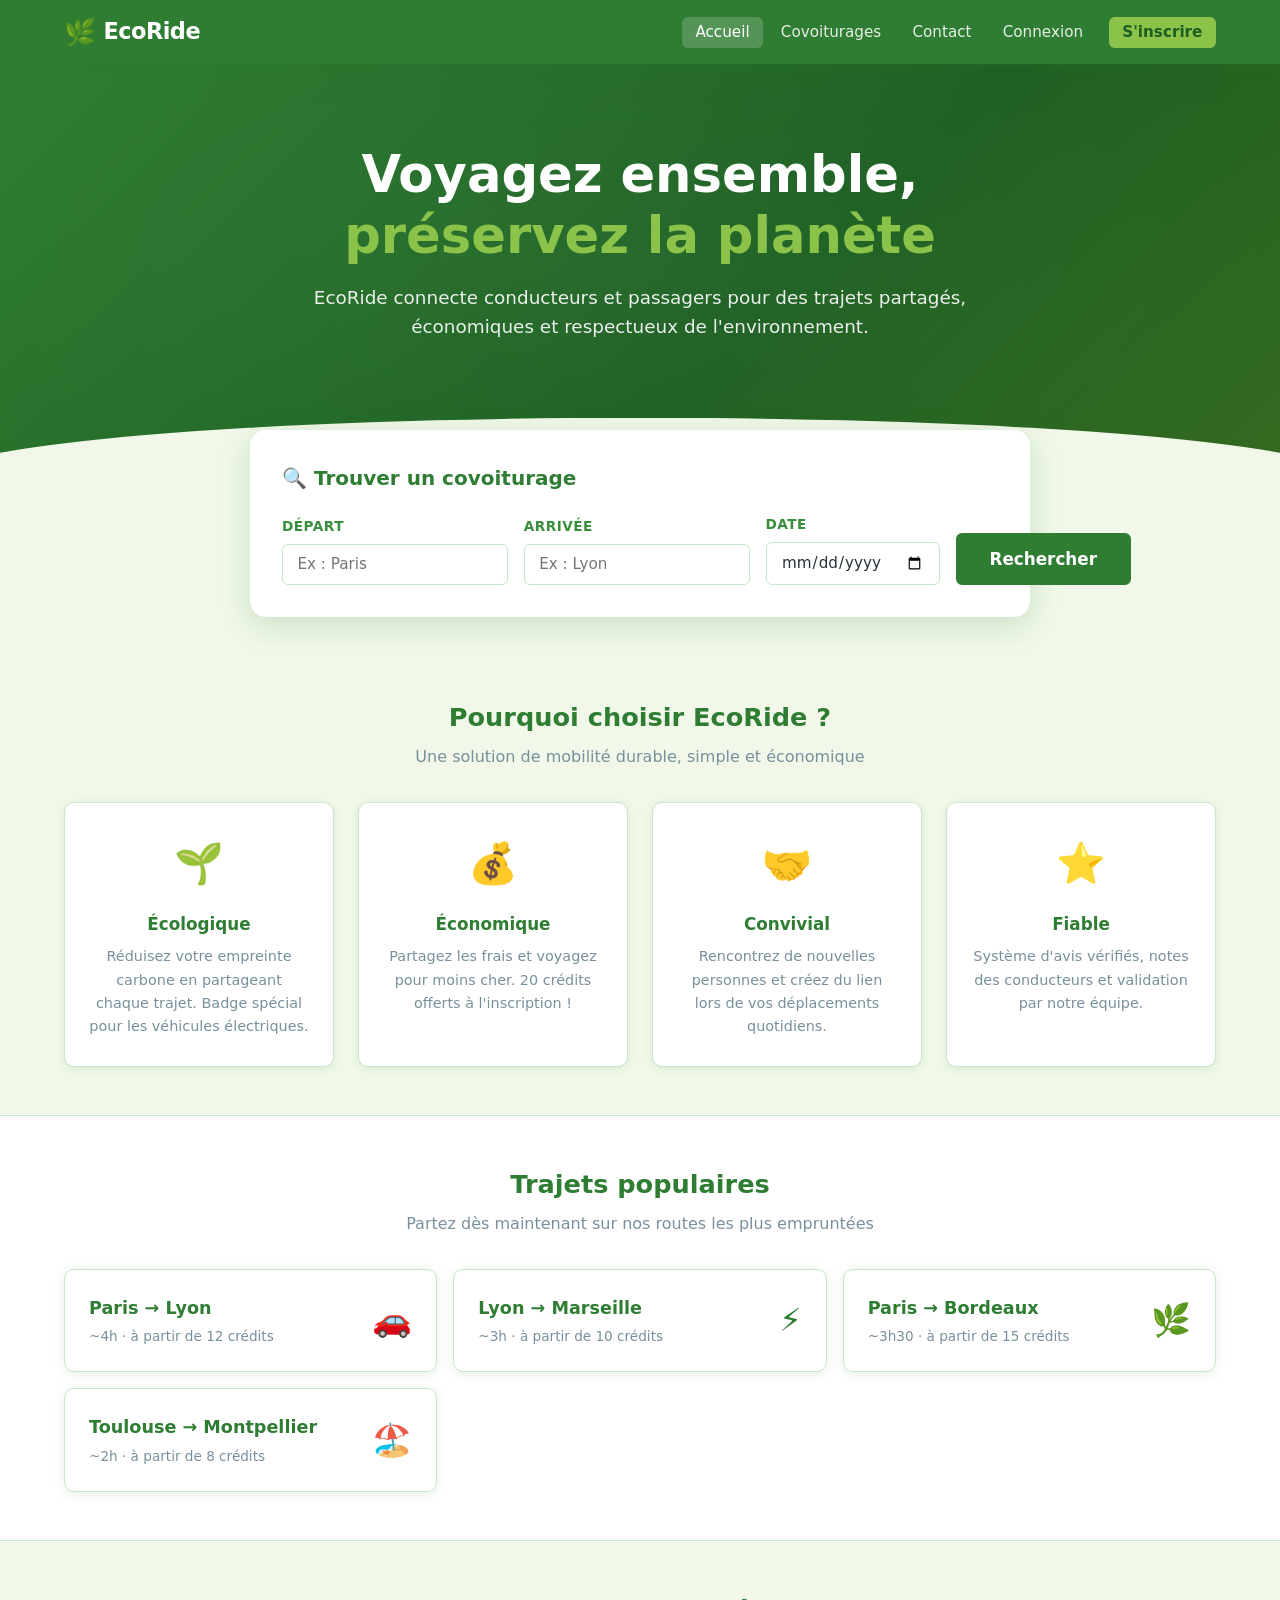
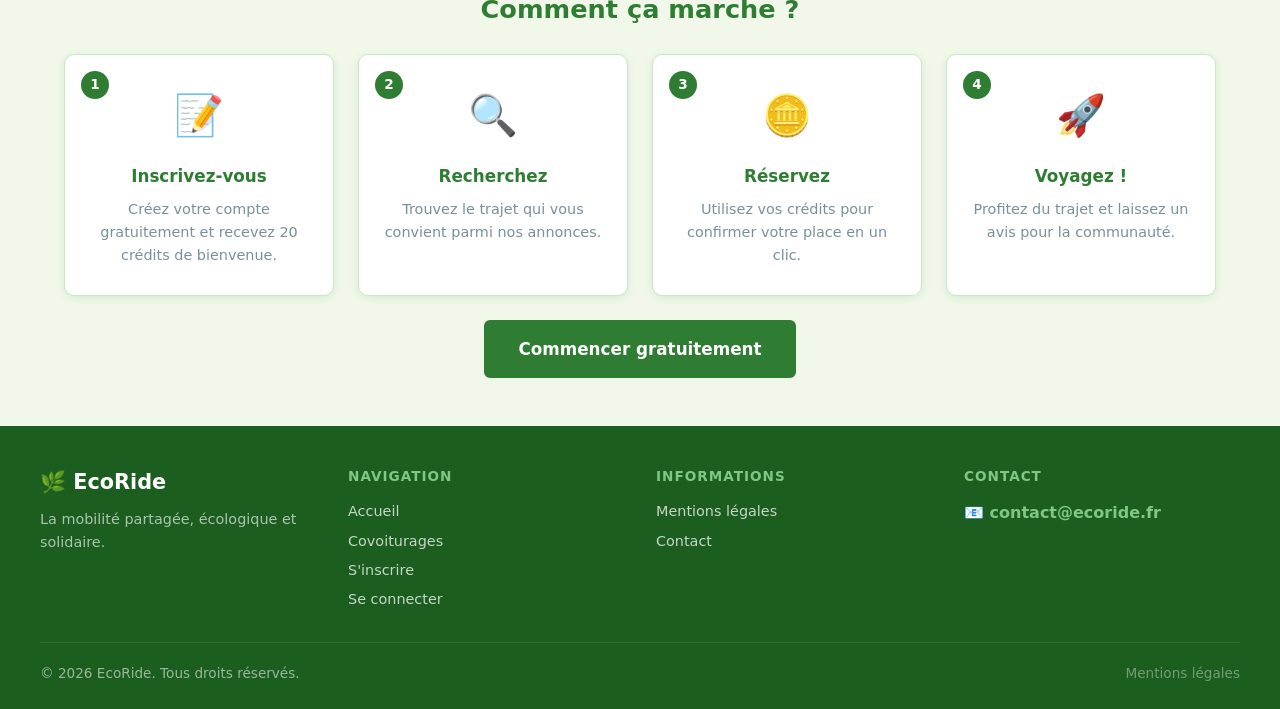
<file: index.html>
<!DOCTYPE html>
<html lang="fr">
<head>
  <meta charset="UTF-8">
  <meta name="viewport" content="width=device-width, initial-scale=1.0">
  <title>EcoRide – Covoiturage Écologique</title>
  <style>
/* ============================================================
   EcoRide - Feuille de style principale
   ============================================================ */
:root {
  --primary:        #2E7D32;
  --primary-light:  #4CAF50;
  --primary-lighter:#81C784;
  --primary-pale:   #C8E6C9;
  --accent:         #8BC34A;
  --eco-badge:      #00897B;
  --background:     #F1F8E9;
  --surface:        #FFFFFF;
  --surface-alt:    #F9FBF7;
  --text-primary:   #1B5E20;
  --text-secondary: #388E3C;
  --text-muted:     #78909C;
  --text-dark:      #263238;
  --warning:        #F57C00;
  --error:          #C62828;
  --success:        #2E7D32;
  --border:         #C8E6C9;
  --shadow:         rgba(46, 125, 50, 0.12);
  --shadow-md:      rgba(46, 125, 50, 0.20);
  --radius:         10px;
  --radius-sm:      6px;
  --radius-lg:      16px;
  --transition:     all 0.2s ease;
  --font:           'Segoe UI', system-ui, -apple-system, sans-serif;
}
*, *::before, *::after { box-sizing: border-box; margin: 0; padding: 0; }
html { scroll-behavior: smooth; font-size: 16px; }
body { font-family: var(--font); background: var(--background); color: var(--text-dark); line-height: 1.6; min-height: 100vh; display: flex; flex-direction: column; }
img { max-width: 100%; height: auto; display: block; }
a { color: var(--primary); text-decoration: none; transition: var(--transition); }
a:hover { color: var(--primary-light); }
ul { list-style: none; }
button, input, select, textarea { font-family: inherit; }
.site-header { background: var(--primary); box-shadow: 0 2px 8px var(--shadow-md); position: sticky; top: 0; z-index: 1000; }
.nav-container { max-width: 1200px; margin: 0 auto; padding: 0 1.5rem; display: flex; align-items: center; justify-content: space-between; height: 64px; }
.nav-logo { display: flex; align-items: center; gap: 0.5rem; color: #fff; font-size: 1.4rem; font-weight: 700; letter-spacing: -0.5px; }
.nav-logo .leaf-icon { font-size: 1.6rem; }
.nav-links { display: flex; align-items: center; gap: 0.25rem; }
.nav-links a { color: rgba(255,255,255,0.88); padding: 0.4rem 0.85rem; border-radius: var(--radius-sm); font-size: 0.95rem; font-weight: 500; transition: var(--transition); }
.nav-links a:hover, .nav-links a.active { color: #fff; background: rgba(255,255,255,0.18); }
.nav-links .btn-nav-primary { background: var(--accent); color: var(--text-primary); font-weight: 600; margin-left: 0.5rem; }
.nav-links .btn-nav-primary:hover { background: #9CCC65; }
.nav-credits { display: flex; align-items: center; gap: 0.4rem; color: #fff; font-weight: 600; font-size: 0.9rem; background: rgba(255,255,255,0.15); padding: 0.3rem 0.75rem; border-radius: 20px; margin-left: 0.5rem; }
.burger { display: none; flex-direction: column; gap: 5px; cursor: pointer; padding: 6px; }
.burger span { width: 24px; height: 2px; background: #fff; border-radius: 2px; transition: var(--transition); }
.hero { background: linear-gradient(135deg, var(--primary) 0%, #1B5E20 60%, #33691E 100%); color: #fff; padding: 5rem 1.5rem 6rem; text-align: center; position: relative; overflow: hidden; }
.hero::before { content: ''; position: absolute; top: -50%; left: -20%; width: 140%; height: 200%; background: radial-gradient(ellipse, rgba(255,255,255,0.04) 0%, transparent 70%); pointer-events: none; }
.hero-content { position: relative; max-width: 700px; margin: 0 auto; }
.hero h1 { font-size: clamp(2rem, 5vw, 3.2rem); font-weight: 800; line-height: 1.2; margin-bottom: 1rem; }
.hero h1 span { color: var(--accent); }
.hero p { font-size: 1.15rem; opacity: 0.9; margin-bottom: 2.5rem; }
.hero-wave { position: absolute; bottom: 0; left: 0; right: 0; height: 60px; background: var(--background); clip-path: ellipse(55% 100% at 50% 100%); }
.search-card { background: var(--surface); border-radius: var(--radius-lg); padding: 2rem; box-shadow: 0 8px 32px var(--shadow-md); max-width: 780px; margin: -3rem auto 2rem; position: relative; z-index: 10; }
.search-card h2 { color: var(--primary); margin-bottom: 1.25rem; font-size: 1.25rem; }
.search-form { display: grid; grid-template-columns: 1fr 1fr 1fr auto; gap: 1rem; align-items: end; }
@media (max-width: 700px) { .search-form { grid-template-columns: 1fr; } }
.form-group { display: flex; flex-direction: column; gap: 0.4rem; }
.form-group label { font-size: 0.85rem; font-weight: 600; color: var(--text-secondary); text-transform: uppercase; letter-spacing: 0.5px; }
.form-group input, .form-group select, .form-group textarea { padding: 0.65rem 0.9rem; border: 1.5px solid var(--border); border-radius: var(--radius-sm); background: var(--surface); color: var(--text-dark); font-size: 0.95rem; transition: var(--transition); }
.form-group input:focus, .form-group select:focus, .form-group textarea:focus { outline: none; border-color: var(--primary-light); box-shadow: 0 0 0 3px rgba(76, 175, 80, 0.15); }
.form-group textarea { resize: vertical; min-height: 100px; }
.form-row { display: grid; grid-template-columns: 1fr 1fr; gap: 1rem; }
@media (max-width: 520px) { .form-row { grid-template-columns: 1fr; } }
.btn { display: inline-flex; align-items: center; justify-content: center; gap: 0.45rem; padding: 0.65rem 1.4rem; border-radius: var(--radius-sm); font-size: 0.95rem; font-weight: 600; cursor: pointer; transition: var(--transition); border: 2px solid transparent; white-space: nowrap; text-decoration: none; }
.btn-primary { background: var(--primary); color: #fff; border-color: var(--primary); }
.btn-primary:hover { background: var(--primary-light); border-color: var(--primary-light); color: #fff; }
.btn-accent { background: var(--accent); color: var(--text-primary); border-color: var(--accent); }
.btn-accent:hover { background: #9CCC65; border-color: #9CCC65; }
.btn-outline { background: transparent; color: var(--primary); border-color: var(--primary); }
.btn-outline:hover { background: var(--primary); color: #fff; }
.btn-danger { background: var(--error); color: #fff; border-color: var(--error); }
.btn-danger:hover { background: #B71C1C; border-color: #B71C1C; }
.btn-sm { padding: 0.4rem 0.9rem; font-size: 0.85rem; }
.btn-lg { padding: 0.85rem 2rem; font-size: 1.05rem; }
.btn:disabled { opacity: 0.5; cursor: not-allowed; }
.btn-icon { padding: 0.5rem; border-radius: 50%; }
.card { background: var(--surface); border-radius: var(--radius); padding: 1.5rem; box-shadow: 0 2px 12px var(--shadow); border: 1px solid var(--border); transition: var(--transition); }
.card:hover { box-shadow: 0 6px 24px var(--shadow-md); transform: translateY(-2px); }
.card-header { display: flex; align-items: center; justify-content: space-between; margin-bottom: 1rem; padding-bottom: 0.75rem; border-bottom: 1px solid var(--border); }
.card-header h3 { color: var(--primary); font-size: 1.05rem; }
.trip-card { background: var(--surface); border-radius: var(--radius); padding: 1.25rem 1.5rem; border: 1px solid var(--border); box-shadow: 0 2px 8px var(--shadow); display: grid; grid-template-columns: auto 1fr auto; gap: 1rem; align-items: center; transition: var(--transition); }
.trip-card:hover { box-shadow: 0 6px 20px var(--shadow-md); border-color: var(--primary-pale); }
.trip-route { display: flex; flex-direction: column; gap: 0.2rem; }
.trip-route .city { font-size: 1.1rem; font-weight: 700; color: var(--text-primary); }
.trip-route .addr { font-size: 0.8rem; color: var(--text-muted); }
.trip-route .arrow { color: var(--primary-light); font-size: 1.2rem; margin: 0.2rem 0; }
.trip-meta { display: flex; flex-direction: column; gap: 0.35rem; }
.trip-price { font-size: 1.4rem; font-weight: 800; color: var(--primary); text-align: right; }
.trip-seats { font-size: 0.85rem; color: var(--text-muted); text-align: right; }
.trip-datetime { font-size: 0.9rem; color: var(--text-secondary); font-weight: 600; }
.driver-info { display: flex; align-items: center; gap: 0.75rem; }
.driver-avatar { width: 48px; height: 48px; border-radius: 50%; object-fit: cover; border: 2px solid var(--primary-pale); background: var(--primary-pale); }
.driver-avatar-sm { width: 36px; height: 36px; border-radius: 50%; object-fit: cover; border: 2px solid var(--primary-pale); background: var(--primary-pale); }
.driver-name { font-weight: 600; font-size: 0.95rem; }
.star-rating { color: #F9A825; font-size: 0.85rem; }
.star-rating .count { color: var(--text-muted); font-size: 0.8rem; margin-left: 4px; }
.badge { display: inline-flex; align-items: center; gap: 0.3rem; padding: 0.2rem 0.6rem; border-radius: 20px; font-size: 0.78rem; font-weight: 600; }
.badge-eco { background: #E0F2F1; color: var(--eco-badge); }
.badge-active { background: #E8F5E9; color: var(--primary); }
.badge-started { background: #FFF8E1; color: #E65100; }
.badge-completed { background: #E3F2FD; color: #1565C0; }
.badge-cancelled { background: #FFEBEE; color: var(--error); }
.badge-pending { background: #FFF9C4; color: #F57F17; }
.badge-approved { background: #E8F5E9; color: var(--primary); }
.badge-rejected { background: #FFEBEE; color: var(--error); }
.filter-bar { background: var(--surface); border-radius: var(--radius); padding: 1.25rem 1.5rem; border: 1px solid var(--border); box-shadow: 0 2px 8px var(--shadow); display: flex; flex-wrap: wrap; gap: 1rem; align-items: flex-end; margin-bottom: 1.5rem; }
.filter-bar .form-group { min-width: 150px; flex: 1; }
.filter-check { display: flex; align-items: center; gap: 0.5rem; cursor: pointer; font-size: 0.9rem; font-weight: 500; }
.filter-check input[type="checkbox"] { width: 18px; height: 18px; accent-color: var(--primary); cursor: pointer; }
.container { max-width: 1200px; margin: 0 auto; padding: 0 1.5rem; }
.section { padding: 3rem 0; }
.section-sm { padding: 1.5rem 0; }
.section-title { font-size: 1.6rem; font-weight: 800; color: var(--primary); margin-bottom: 0.4rem; }
.section-subtitle { color: var(--text-muted); margin-bottom: 2rem; }
.trips-grid { display: flex; flex-direction: column; gap: 1rem; }
.features-grid { display: grid; grid-template-columns: repeat(auto-fit, minmax(220px, 1fr)); gap: 1.5rem; margin-top: 2rem; }
.feature-card { background: var(--surface); border-radius: var(--radius); padding: 1.75rem 1.5rem; text-align: center; border: 1px solid var(--border); box-shadow: 0 2px 8px var(--shadow); }
.feature-icon { font-size: 2.5rem; margin-bottom: 1rem; }
.feature-card h3 { color: var(--primary); margin-bottom: 0.5rem; font-size: 1.05rem; }
.feature-card p { font-size: 0.9rem; color: var(--text-muted); }
.alert { padding: 0.85rem 1.25rem; border-radius: var(--radius-sm); font-size: 0.95rem; margin-bottom: 1rem; display: flex; align-items: center; gap: 0.75rem; }
.alert-success { background: #E8F5E9; color: #1B5E20; border-left: 4px solid var(--primary); }
.alert-error   { background: #FFEBEE; color: #B71C1C; border-left: 4px solid var(--error); }
.alert-info    { background: #E3F2FD; color: #0D47A1; border-left: 4px solid #1976D2; }
.alert-warning { background: #FFF8E1; color: #E65100; border-left: 4px solid #FF8F00; }
.modal-overlay { position: fixed; inset: 0; background: rgba(0,0,0,0.5); z-index: 2000; display: flex; align-items: center; justify-content: center; padding: 1rem; opacity: 0; visibility: hidden; transition: var(--transition); }
.modal-overlay.open { opacity: 1; visibility: visible; }
.modal { background: var(--surface); border-radius: var(--radius-lg); padding: 2rem; max-width: 480px; width: 100%; box-shadow: 0 20px 60px rgba(0,0,0,0.3); transform: translateY(20px); transition: var(--transition); }
.modal-overlay.open .modal { transform: translateY(0); }
.modal-header { display: flex; align-items: center; justify-content: space-between; margin-bottom: 1.25rem; }
.modal-header h3 { color: var(--primary); font-size: 1.15rem; }
.modal-close { background: none; border: none; font-size: 1.5rem; cursor: pointer; color: var(--text-muted); line-height: 1; }
.modal-close:hover { color: var(--error); }
.star-picker { display: flex; gap: 0.25rem; margin: 0.5rem 0; }
.star-picker input { display: none; }
.star-picker label { font-size: 2rem; cursor: pointer; color: #ddd; transition: color 0.1s; }
.star-picker input:checked ~ label, .star-picker label:hover, .star-picker label:hover ~ label { color: #F9A825; }
.star-picker { flex-direction: row-reverse; }
.site-footer { background: #1B5E20; color: rgba(255,255,255,0.85); padding: 2.5rem 1.5rem 1.5rem; margin-top: auto; }
.footer-content { max-width: 1200px; margin: 0 auto; display: grid; grid-template-columns: repeat(auto-fit, minmax(200px, 1fr)); gap: 2rem; }
.footer-brand .logo { font-size: 1.3rem; font-weight: 700; color: #fff; margin-bottom: 0.5rem; }
.footer-brand p { font-size: 0.9rem; opacity: 0.75; }
.footer-col h4 { color: var(--primary-lighter); font-size: 0.85rem; text-transform: uppercase; letter-spacing: 1px; margin-bottom: 0.75rem; }
.footer-col a { display: block; color: rgba(255,255,255,0.75); font-size: 0.9rem; margin-bottom: 0.4rem; }
.footer-col a:hover { color: #fff; }
.footer-col .contact-email { display: flex; align-items: center; gap: 0.5rem; color: var(--primary-lighter); font-weight: 600; }
.footer-bottom { max-width: 1200px; margin: 1.5rem auto 0; padding-top: 1.25rem; border-top: 1px solid rgba(255,255,255,0.12); display: flex; justify-content: space-between; align-items: center; font-size: 0.85rem; opacity: 0.65; flex-wrap: wrap; gap: 0.5rem; }
.auth-page { min-height: calc(100vh - 128px); display: flex; align-items: center; justify-content: center; padding: 2rem 1rem; }
.auth-box { background: var(--surface); border-radius: var(--radius-lg); padding: 2.5rem; width: 100%; max-width: 440px; box-shadow: 0 8px 32px var(--shadow-md); border: 1px solid var(--border); }
.auth-box h1 { color: var(--primary); font-size: 1.6rem; margin-bottom: 0.25rem; }
.auth-box .subtitle { color: var(--text-muted); font-size: 0.9rem; margin-bottom: 1.75rem; }
.auth-box form { display: flex; flex-direction: column; gap: 1rem; }
.auth-footer { text-align: center; margin-top: 1.25rem; font-size: 0.9rem; color: var(--text-muted); }
.auth-footer a { color: var(--primary); font-weight: 600; }
.password-strength { font-size: 0.8rem; margin-top: 0.2rem; }
.detail-grid { display: grid; grid-template-columns: 1fr 340px; gap: 2rem; align-items: start; }
@media (max-width: 900px) { .detail-grid { grid-template-columns: 1fr; } }
.detail-hero { background: linear-gradient(135deg, var(--primary), #1B5E20); border-radius: var(--radius-lg); padding: 2rem; color: #fff; margin-bottom: 1.5rem; }
.route-display { display: flex; align-items: center; gap: 1rem; font-size: 1.3rem; font-weight: 700; }
.route-display .divider { flex: 1; border-top: 2px dashed rgba(255,255,255,0.4); }
.preferences-grid { display: grid; grid-template-columns: 1fr 1fr; gap: 0.75rem; }
.pref-item { display: flex; align-items: center; gap: 0.5rem; padding: 0.6rem; background: var(--surface-alt); border-radius: var(--radius-sm); font-size: 0.9rem; }
.pref-item .icon { font-size: 1.1rem; }
.pref-allowed { color: var(--primary); }
.pref-forbidden { color: var(--error); }
.review-item { display: flex; gap: 0.75rem; padding: 1rem 0; border-bottom: 1px solid var(--border); }
.review-item:last-child { border-bottom: none; }
.review-content .reviewer { font-weight: 600; font-size: 0.9rem; }
.review-content .date { font-size: 0.78rem; color: var(--text-muted); }
.review-content .comment { margin-top: 0.3rem; font-size: 0.9rem; }
@media (max-width: 768px) {
  .nav-links { display: none; position: absolute; top: 64px; left: 0; right: 0; background: var(--primary); flex-direction: column; padding: 1rem; gap: 0.25rem; box-shadow: 0 4px 12px rgba(0,0,0,0.2); }
  .nav-links.open { display: flex; }
  .nav-links a { width: 100%; padding: 0.65rem 1rem; }
  .burger { display: flex; }
  .site-header { position: relative; }
  .trip-card { grid-template-columns: 1fr; }
  .hero { padding: 3rem 1rem 4rem; }
}
.text-center { text-align: center; }
.text-muted  { color: var(--text-muted); }
.text-primary { color: var(--primary); }
.text-danger  { color: var(--error); }
.mt-1 { margin-top: 0.5rem; } .mt-2 { margin-top: 1rem; } .mt-3 { margin-top: 1.5rem; }
.mb-1 { margin-bottom: 0.5rem; } .mb-2 { margin-bottom: 1rem; } .mb-3 { margin-bottom: 1.5rem; }
.flex { display: flex; }
.flex-between { display: flex; justify-content: space-between; align-items: center; }
.flex-center  { display: flex; align-items: center; justify-content: center; }
.gap-1 { gap: 0.5rem; } .gap-2 { gap: 1rem; }
.w-full { width: 100%; }
.hidden { display: none !important; }
.loading { opacity: 0.5; pointer-events: none; }
.skeleton { background: linear-gradient(90deg, #e0e0e0 25%, #f0f0f0 50%, #e0e0e0 75%); background-size: 200% 100%; animation: skeleton 1.4s infinite; border-radius: 4px; }
@keyframes skeleton { 0% { background-position: 200% 0; } 100% { background-position: -200% 0; } }
.empty-state { text-align: center; padding: 3rem 1rem; color: var(--text-muted); }
.empty-state .icon { font-size: 3rem; margin-bottom: 1rem; }
.empty-state h3 { margin-bottom: 0.5rem; color: var(--text-secondary); }
  </style>
</head>
<body>

<!-- ============================================================ -->
<!-- HEADER / NAVIGATION                                          -->
<!-- ============================================================ -->
<header class="site-header">
  <nav class="nav-container">
    <a href="index.html" class="nav-logo">
      <span class="leaf-icon">🌿</span> EcoRide
    </a>

    <button class="burger" id="burger" aria-label="Menu" aria-expanded="false">
      <span></span><span></span><span></span>
    </button>

    <ul class="nav-links" id="navLinks">
      <li><a href="index.html" class="active">Accueil</a></li>
      <li><a href="search.html">Covoiturages</a></li>
      <li><a href="contact.html">Contact</a></li>
      <li id="navLogin"><a href="login.html">Connexion</a></li>
      <li id="navRegister"><a href="register.html" class="btn-nav-primary">S'inscrire</a></li>
      <!-- Affiché si connecté -->
      <li id="navUser" class="hidden" style="display:flex;align-items:center;gap:.5rem">
        <span id="navPseudo" class="nav-credits"></span>
        <span class="nav-credits">🪙 <span id="navCredits">—</span></span>
        <a href="user/dashboard.html">Mon espace</a>
        <a href="#" class="logout-btn" data-base="./">Déconnexion</a>
      </li>
    </ul>
  </nav>
</header>

<!-- ============================================================ -->
<!-- HERO                                                         -->
<!-- ============================================================ -->
<section class="hero">
  <div class="hero-content">
    <h1>Voyagez ensemble,<br><span>préservez la planète</span></h1>
    <p>EcoRide connecte conducteurs et passagers pour des trajets partagés, économiques et respectueux de l'environnement.</p>
  </div>
  <div class="hero-wave"></div>
</section>

<!-- ============================================================ -->
<!-- FORMULAIRE DE RECHERCHE                                      -->
<!-- ============================================================ -->
<div class="container">
  <div class="search-card">
    <h2>🔍 Trouver un covoiturage</h2>
    <form class="search-form" id="heroSearchForm">
      <div class="form-group">
        <label for="departure">Départ</label>
        <input type="text" id="departure" name="departure" placeholder="Ex : Paris" autocomplete="off">
      </div>
      <div class="form-group">
        <label for="arrival">Arrivée</label>
        <input type="text" id="arrival" name="arrival" placeholder="Ex : Lyon" autocomplete="off">
      </div>
      <div class="form-group">
        <label for="date">Date</label>
        <input type="date" id="date" name="date">
      </div>
      <button type="submit" class="btn btn-primary btn-lg">Rechercher</button>
    </form>
  </div>
</div>

<!-- ============================================================ -->
<!-- AVANTAGES                                                    -->
<!-- ============================================================ -->
<section class="section">
  <div class="container">
    <div class="text-center mb-3">
      <h2 class="section-title">Pourquoi choisir EcoRide ?</h2>
      <p class="section-subtitle">Une solution de mobilité durable, simple et économique</p>
    </div>
    <div class="features-grid">
      <div class="feature-card">
        <div class="feature-icon">🌱</div>
        <h3>Écologique</h3>
        <p>Réduisez votre empreinte carbone en partageant chaque trajet. Badge spécial pour les véhicules électriques.</p>
      </div>
      <div class="feature-card">
        <div class="feature-icon">💰</div>
        <h3>Économique</h3>
        <p>Partagez les frais et voyagez pour moins cher. 20 crédits offerts à l'inscription !</p>
      </div>
      <div class="feature-card">
        <div class="feature-icon">🤝</div>
        <h3>Convivial</h3>
        <p>Rencontrez de nouvelles personnes et créez du lien lors de vos déplacements quotidiens.</p>
      </div>
      <div class="feature-card">
        <div class="feature-icon">⭐</div>
        <h3>Fiable</h3>
        <p>Système d'avis vérifiés, notes des conducteurs et validation par notre équipe.</p>
      </div>
    </div>
  </div>
</section>

<!-- ============================================================ -->
<!-- TRAJETS POPULAIRES (exemples statiques)                      -->
<!-- ============================================================ -->
<section class="section" style="background:var(--surface);border-top:1px solid var(--border);border-bottom:1px solid var(--border)">
  <div class="container">
    <div class="text-center mb-3">
      <h2 class="section-title">Trajets populaires</h2>
      <p class="section-subtitle">Partez dès maintenant sur nos routes les plus empruntées</p>
    </div>
    <div style="display:grid;grid-template-columns:repeat(auto-fill,minmax(280px,1fr));gap:1rem">
      <a href="search.html?departure=Paris&arrival=Lyon" class="card" style="text-decoration:none">
        <div class="flex-between">
          <div>
            <div style="font-weight:700;color:var(--primary);font-size:1.1rem">Paris → Lyon</div>
            <div class="text-muted" style="font-size:.85rem;margin-top:.25rem">~4h · à partir de 12 crédits</div>
          </div>
          <span style="font-size:2rem">🚗</span>
        </div>
      </a>
      <a href="search.html?departure=Lyon&arrival=Marseille" class="card" style="text-decoration:none">
        <div class="flex-between">
          <div>
            <div style="font-weight:700;color:var(--primary);font-size:1.1rem">Lyon → Marseille</div>
            <div class="text-muted" style="font-size:.85rem;margin-top:.25rem">~3h · à partir de 10 crédits</div>
          </div>
          <span style="font-size:2rem">⚡</span>
        </div>
      </a>
      <a href="search.html?departure=Paris&arrival=Bordeaux" class="card" style="text-decoration:none">
        <div class="flex-between">
          <div>
            <div style="font-weight:700;color:var(--primary);font-size:1.1rem">Paris → Bordeaux</div>
            <div class="text-muted" style="font-size:.85rem;margin-top:.25rem">~3h30 · à partir de 15 crédits</div>
          </div>
          <span style="font-size:2rem">🌿</span>
        </div>
      </a>
      <a href="search.html?departure=Toulouse&arrival=Montpellier" class="card" style="text-decoration:none">
        <div class="flex-between">
          <div>
            <div style="font-weight:700;color:var(--primary);font-size:1.1rem">Toulouse → Montpellier</div>
            <div class="text-muted" style="font-size:.85rem;margin-top:.25rem">~2h · à partir de 8 crédits</div>
          </div>
          <span style="font-size:2rem">🏖️</span>
        </div>
      </a>
    </div>
  </div>
</section>

<!-- ============================================================ -->
<!-- COMMENT ÇA MARCHE                                            -->
<!-- ============================================================ -->
<section class="section">
  <div class="container">
    <div class="text-center mb-3">
      <h2 class="section-title">Comment ça marche ?</h2>
    </div>
    <div style="display:grid;grid-template-columns:repeat(auto-fit,minmax(200px,1fr));gap:1.5rem;counter-reset:step">
      <div class="feature-card" style="counter-increment:step;position:relative">
        <div style="position:absolute;top:1rem;left:1rem;background:var(--primary);color:#fff;width:28px;height:28px;border-radius:50%;display:flex;align-items:center;justify-content:center;font-weight:700;font-size:.85rem">1</div>
        <div class="feature-icon">📝</div>
        <h3>Inscrivez-vous</h3>
        <p>Créez votre compte gratuitement et recevez 20 crédits de bienvenue.</p>
      </div>
      <div class="feature-card" style="counter-increment:step;position:relative">
        <div style="position:absolute;top:1rem;left:1rem;background:var(--primary);color:#fff;width:28px;height:28px;border-radius:50%;display:flex;align-items:center;justify-content:center;font-weight:700;font-size:.85rem">2</div>
        <div class="feature-icon">🔍</div>
        <h3>Recherchez</h3>
        <p>Trouvez le trajet qui vous convient parmi nos annonces.</p>
      </div>
      <div class="feature-card" style="counter-increment:step;position:relative">
        <div style="position:absolute;top:1rem;left:1rem;background:var(--primary);color:#fff;width:28px;height:28px;border-radius:50%;display:flex;align-items:center;justify-content:center;font-weight:700;font-size:.85rem">3</div>
        <div class="feature-icon">🪙</div>
        <h3>Réservez</h3>
        <p>Utilisez vos crédits pour confirmer votre place en un clic.</p>
      </div>
      <div class="feature-card" style="counter-increment:step;position:relative">
        <div style="position:absolute;top:1rem;left:1rem;background:var(--primary);color:#fff;width:28px;height:28px;border-radius:50%;display:flex;align-items:center;justify-content:center;font-weight:700;font-size:.85rem">4</div>
        <div class="feature-icon">🚀</div>
        <h3>Voyagez !</h3>
        <p>Profitez du trajet et laissez un avis pour la communauté.</p>
      </div>
    </div>
    <div class="text-center mt-3">
      <a href="register.html" class="btn btn-primary btn-lg">Commencer gratuitement</a>
    </div>
  </div>
</section>

<!-- ============================================================ -->
<!-- FOOTER                                                       -->
<!-- ============================================================ -->
<footer class="site-footer">
  <div class="footer-content">
    <div class="footer-brand">
      <div class="logo">🌿 EcoRide</div>
      <p>La mobilité partagée, écologique et solidaire.</p>
    </div>
    <div class="footer-col">
      <h4>Navigation</h4>
      <a href="index.html">Accueil</a>
      <a href="search.html">Covoiturages</a>
      <a href="register.html">S'inscrire</a>
      <a href="login.html">Se connecter</a>
    </div>
    <div class="footer-col">
      <h4>Informations</h4>
      <a href="legal.html">Mentions légales</a>
      <a href="contact.html">Contact</a>
    </div>
    <div class="footer-col">
      <h4>Contact</h4>
      <div class="contact-email">📧 contact@ecoride.fr</div>
    </div>
  </div>
  <div class="footer-bottom">
    <span>© 2026 EcoRide. Tous droits réservés.</span>
    <a href="legal.html" style="color:rgba(255,255,255,.6)">Mentions légales</a>
  </div>
</footer>

<script src="js/main.js"></script>
<script>
  window.API_BASE = 'php/';
  document.getElementById('heroSearchForm').addEventListener('submit', (e) => {
    e.preventDefault();
    const dep  = document.getElementById('departure').value.trim();
    const arr  = document.getElementById('arrival').value.trim();
    const date = document.getElementById('date').value;
    const params = new URLSearchParams({ departure: dep, arrival: arr, date });
    window.location.href = `search.html?${params}`;
  });
  // Forcer date min = aujourd'hui
  document.getElementById('date').min = new Date().toISOString().split('T')[0];
</script>
</body>
</html>
</file>
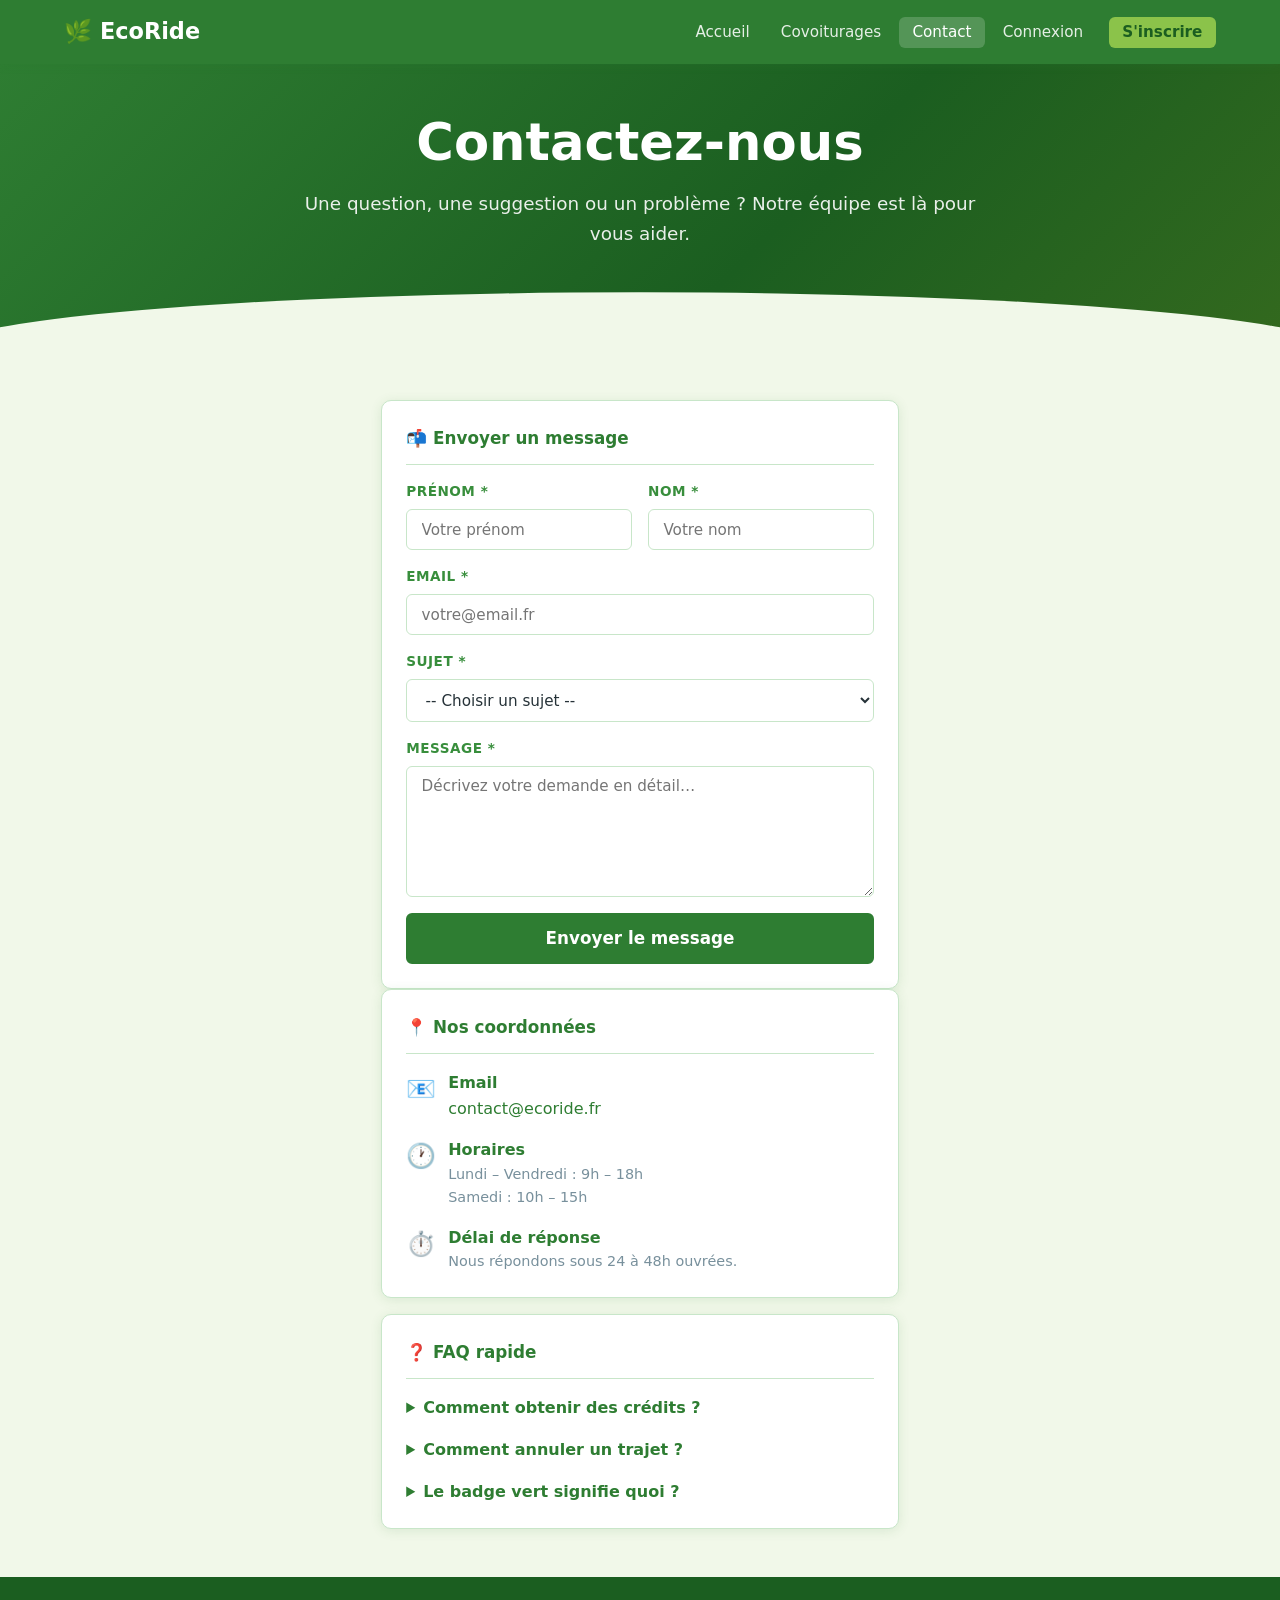
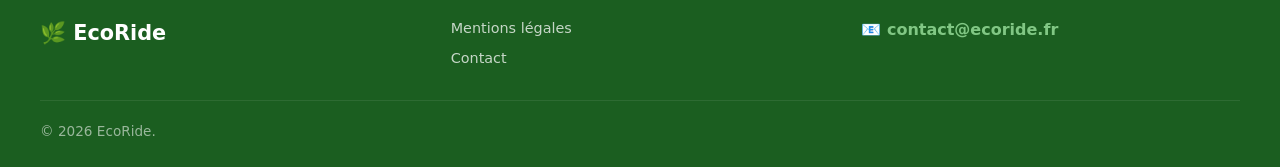
<file: contact.html>
<!DOCTYPE html>
<html lang="fr">
<head>
  <meta charset="UTF-8">
  <meta name="viewport" content="width=device-width, initial-scale=1.0">
  <title>Contact – EcoRide</title>
  <style>
:root{--primary:#2E7D32;--primary-light:#4CAF50;--primary-lighter:#81C784;--primary-pale:#C8E6C9;--accent:#8BC34A;--eco-badge:#00897B;--background:#F1F8E9;--surface:#FFFFFF;--surface-alt:#F9FBF7;--text-primary:#1B5E20;--text-secondary:#388E3C;--text-muted:#78909C;--text-dark:#263238;--error:#C62828;--border:#C8E6C9;--shadow:rgba(46,125,50,0.12);--shadow-md:rgba(46,125,50,0.20);--radius:10px;--radius-sm:6px;--radius-lg:16px;--transition:all 0.2s ease;--font:'Segoe UI',system-ui,-apple-system,sans-serif}
*,*::before,*::after{box-sizing:border-box;margin:0;padding:0}html{scroll-behavior:smooth;font-size:16px}body{font-family:var(--font);background:var(--background);color:var(--text-dark);line-height:1.6;min-height:100vh;display:flex;flex-direction:column}img{max-width:100%;height:auto;display:block}a{color:var(--primary);text-decoration:none;transition:var(--transition)}a:hover{color:var(--primary-light)}ul{list-style:none}button,input,select,textarea{font-family:inherit}
.site-header{background:var(--primary);box-shadow:0 2px 8px var(--shadow-md);position:sticky;top:0;z-index:1000}.nav-container{max-width:1200px;margin:0 auto;padding:0 1.5rem;display:flex;align-items:center;justify-content:space-between;height:64px}.nav-logo{display:flex;align-items:center;gap:.5rem;color:#fff;font-size:1.4rem;font-weight:700}.nav-links{display:flex;align-items:center;gap:.25rem}.nav-links a{color:rgba(255,255,255,.88);padding:.4rem .85rem;border-radius:var(--radius-sm);font-size:.95rem;font-weight:500;transition:var(--transition)}.nav-links a:hover,.nav-links a.active{color:#fff;background:rgba(255,255,255,.18)}.nav-links .btn-nav-primary{background:var(--accent);color:var(--text-primary);font-weight:600;margin-left:.5rem}.burger{display:none;flex-direction:column;gap:5px;cursor:pointer;padding:6px}.burger span{width:24px;height:2px;background:#fff;border-radius:2px}
.hero{background:linear-gradient(135deg,var(--primary) 0%,#1B5E20 60%,#33691E 100%);color:#fff;padding:5rem 1.5rem 6rem;text-align:center;position:relative;overflow:hidden}.hero-content{position:relative;max-width:700px;margin:0 auto}.hero h1{font-size:clamp(2rem,5vw,3.2rem);font-weight:800;line-height:1.2;margin-bottom:1rem}.hero p{font-size:1.15rem;opacity:.9;margin-bottom:2.5rem}.hero-wave{position:absolute;bottom:0;left:0;right:0;height:60px;background:var(--background);clip-path:ellipse(55% 100% at 50% 100%)}
.form-group{display:flex;flex-direction:column;gap:.4rem}.form-group label{font-size:.85rem;font-weight:600;color:var(--text-secondary);text-transform:uppercase;letter-spacing:.5px}.form-group input,.form-group select,.form-group textarea{padding:.65rem .9rem;border:1.5px solid var(--border);border-radius:var(--radius-sm);background:var(--surface);color:var(--text-dark);font-size:.95rem;transition:var(--transition)}.form-group input:focus,.form-group select:focus,.form-group textarea:focus{outline:none;border-color:var(--primary-light);box-shadow:0 0 0 3px rgba(76,175,80,.15)}.form-group textarea{resize:vertical;min-height:100px}.form-row{display:grid;grid-template-columns:1fr 1fr;gap:1rem}
.btn{display:inline-flex;align-items:center;justify-content:center;gap:.45rem;padding:.65rem 1.4rem;border-radius:var(--radius-sm);font-size:.95rem;font-weight:600;cursor:pointer;transition:var(--transition);border:2px solid transparent;white-space:nowrap;text-decoration:none}.btn-primary{background:var(--primary);color:#fff;border-color:var(--primary)}.btn-primary:hover{background:var(--primary-light);border-color:var(--primary-light);color:#fff}.btn-outline{background:transparent;color:var(--primary);border-color:var(--primary)}.btn-outline:hover{background:var(--primary);color:#fff}.btn-lg{padding:.85rem 2rem;font-size:1.05rem}
.card{background:var(--surface);border-radius:var(--radius);padding:1.5rem;box-shadow:0 2px 12px var(--shadow);border:1px solid var(--border);transition:var(--transition)}.card:hover{box-shadow:0 6px 24px var(--shadow-md);transform:translateY(-2px)}.card-header{display:flex;align-items:center;justify-content:space-between;margin-bottom:1rem;padding-bottom:.75rem;border-bottom:1px solid var(--border)}.card-header h3{color:var(--primary);font-size:1.05rem}
.container{max-width:1200px;margin:0 auto;padding:0 1.5rem}.section{padding:3rem 0}
.alert{padding:.85rem 1.25rem;border-radius:var(--radius-sm);font-size:.95rem;margin-bottom:1rem;display:flex;align-items:center;gap:.75rem}.alert-success{background:#E8F5E9;color:#1B5E20;border-left:4px solid var(--primary)}.alert-error{background:#FFEBEE;color:#B71C1C;border-left:4px solid var(--error)}
.site-footer{background:#1B5E20;color:rgba(255,255,255,.85);padding:2.5rem 1.5rem 1.5rem;margin-top:auto}.footer-content{max-width:1200px;margin:0 auto;display:grid;grid-template-columns:repeat(auto-fit,minmax(200px,1fr));gap:2rem}.footer-brand .logo{font-size:1.3rem;font-weight:700;color:#fff;margin-bottom:.5rem}.footer-col h4{color:var(--primary-lighter);font-size:.85rem;text-transform:uppercase;letter-spacing:1px;margin-bottom:.75rem}.footer-col a{display:block;color:rgba(255,255,255,.75);font-size:.9rem;margin-bottom:.4rem}.footer-col a:hover{color:#fff}.footer-col .contact-email{display:flex;align-items:center;gap:.5rem;color:var(--primary-lighter);font-weight:600}.footer-bottom{max-width:1200px;margin:1.5rem auto 0;padding-top:1.25rem;border-top:1px solid rgba(255,255,255,.12);display:flex;justify-content:space-between;align-items:center;font-size:.85rem;opacity:.65;flex-wrap:wrap;gap:.5rem}
.text-center{text-align:center}.text-muted{color:var(--text-muted)}.text-primary{color:var(--primary)}.hidden{display:none!important}.flex-between{display:flex;justify-content:space-between;align-items:center}.mb-1{margin-bottom:.5rem}.mb-2{margin-bottom:1rem}.mb-3{margin-bottom:1.5rem}.mt-1{margin-top:.5rem}.mt-2{margin-top:1rem}.w-full{width:100%}
@media(max-width:768px){.nav-links{display:none;position:absolute;top:64px;left:0;right:0;background:var(--primary);flex-direction:column;padding:1rem;gap:.25rem}.nav-links.open{display:flex}.nav-links a{width:100%;padding:.65rem 1rem}.burger{display:flex}.site-header{position:relative}}
  </style>
</head>
<body>

<header class="site-header">
  <nav class="nav-container">
    <a href="index.html" class="nav-logo"><span class="leaf-icon">🌿</span> EcoRide</a>
    <button class="burger" id="burger" aria-label="Menu" aria-expanded="false">
      <span></span><span></span><span></span>
    </button>
    <ul class="nav-links" id="navLinks">
      <li><a href="index.html">Accueil</a></li>
      <li><a href="search.html">Covoiturages</a></li>
      <li><a href="contact.html" class="active">Contact</a></li>
      <li id="navLogin"><a href="login.html">Connexion</a></li>
      <li id="navRegister"><a href="register.html" class="btn-nav-primary">S'inscrire</a></li>
    </ul>
  </nav>
</header>

<div class="hero" style="padding:3rem 1.5rem 4rem">
  <div class="hero-content">
    <h1>Contactez-nous</h1>
    <p>Une question, une suggestion ou un problème ? Notre équipe est là pour vous aider.</p>
  </div>
  <div class="hero-wave"></div>
</div>

<div class="container section">
  <div class="contact-layout">

    <!-- Formulaire -->
    <div class="card">
      <div class="card-header"><h3>📬 Envoyer un message</h3></div>
      <div id="alertZone"></div>
      <form id="contactForm" style="display:flex;flex-direction:column;gap:1rem">
        <div class="form-row">
          <div class="form-group">
            <label for="firstName">Prénom *</label>
            <input type="text" id="firstName" name="firstName" required placeholder="Votre prénom">
          </div>
          <div class="form-group">
            <label for="lastName">Nom *</label>
            <input type="text" id="lastName" name="lastName" required placeholder="Votre nom">
          </div>
        </div>
        <div class="form-group">
          <label for="contactEmail">Email *</label>
          <input type="email" id="contactEmail" name="email" required placeholder="votre@email.fr">
        </div>
        <div class="form-group">
          <label for="subject">Sujet *</label>
          <select id="subject" name="subject" required>
            <option value="">-- Choisir un sujet --</option>
            <option value="reservation">Problème de réservation</option>
            <option value="account">Mon compte</option>
            <option value="driver">Problème avec un conducteur</option>
            <option value="payment">Crédits et paiements</option>
            <option value="other">Autre</option>
          </select>
        </div>
        <div class="form-group">
          <label for="message">Message *</label>
          <textarea id="message" name="message" required placeholder="Décrivez votre demande en détail…" rows="6"></textarea>
        </div>
        <button type="submit" class="btn btn-primary btn-lg">Envoyer le message</button>
      </form>
    </div>

    <!-- Infos contact -->
    <div>
      <div class="card mb-2">
        <div class="card-header"><h3>📍 Nos coordonnées</h3></div>
        <div style="display:flex;flex-direction:column;gap:1rem">
          <div style="display:flex;gap:.75rem;align-items:flex-start">
            <span style="font-size:1.5rem">📧</span>
            <div>
              <div style="font-weight:600;color:var(--primary)">Email</div>
              <a href="mailto:contact@ecoride.fr">contact@ecoride.fr</a>
            </div>
          </div>
          <div style="display:flex;gap:.75rem;align-items:flex-start">
            <span style="font-size:1.5rem">🕐</span>
            <div>
              <div style="font-weight:600;color:var(--primary)">Horaires</div>
              <div style="font-size:.9rem;color:var(--text-muted)">Lundi – Vendredi : 9h – 18h</div>
              <div style="font-size:.9rem;color:var(--text-muted)">Samedi : 10h – 15h</div>
            </div>
          </div>
          <div style="display:flex;gap:.75rem;align-items:flex-start">
            <span style="font-size:1.5rem">⏱️</span>
            <div>
              <div style="font-weight:600;color:var(--primary)">Délai de réponse</div>
              <div style="font-size:.9rem;color:var(--text-muted)">Nous répondons sous 24 à 48h ouvrées.</div>
            </div>
          </div>
        </div>
      </div>
      <div class="card">
        <div class="card-header"><h3>❓ FAQ rapide</h3></div>
        <div style="display:flex;flex-direction:column;gap:1rem">
          <details>
            <summary style="cursor:pointer;font-weight:600;color:var(--primary)">Comment obtenir des crédits ?</summary>
            <p style="margin-top:.5rem;font-size:.9rem;color:var(--text-muted)">Vous recevez 20 crédits à l'inscription. En tant que conducteur, vous gagnez des crédits à chaque trajet complété.</p>
          </details>
          <details>
            <summary style="cursor:pointer;font-weight:600;color:var(--primary)">Comment annuler un trajet ?</summary>
            <p style="margin-top:.5rem;font-size:.9rem;color:var(--text-muted)">Rendez-vous dans "Mes trajets" depuis votre espace personnel et cliquez sur "Annuler". Les passagers sont remboursés automatiquement.</p>
          </details>
          <details>
            <summary style="cursor:pointer;font-weight:600;color:var(--primary)">Le badge vert signifie quoi ?</summary>
            <p style="margin-top:.5rem;font-size:.9rem;color:var(--text-muted)">Le badge ⚡ "Voyage écologique" est attribué aux trajets effectués avec un véhicule 100% électrique.</p>
          </details>
        </div>
      </div>
    </div>
  </div>
</div>

<footer class="site-footer">
  <div class="footer-content">
    <div class="footer-brand"><div class="logo">🌿 EcoRide</div></div>
    <div class="footer-col">
      <a href="legal.html">Mentions légales</a>
      <a href="contact.html">Contact</a>
    </div>
    <div class="footer-col"><div class="contact-email">📧 contact@ecoride.fr</div></div>
  </div>
  <div class="footer-bottom"><span>© 2026 EcoRide.</span></div>
</footer>

<script src="js/main.js"></script>
<script>
document.getElementById('contactForm').addEventListener('submit', (e) => {
  e.preventDefault();
  const alertZone = document.getElementById('alertZone');
  // Simulation d'envoi (pas de backend mail configuré)
  EcoRide.showAlert(alertZone, 'success', 'Votre message a été envoyé ! Nous vous répondrons sous 24-48h.');
  e.target.reset();
});
</script>
</body>
</html>
</file>
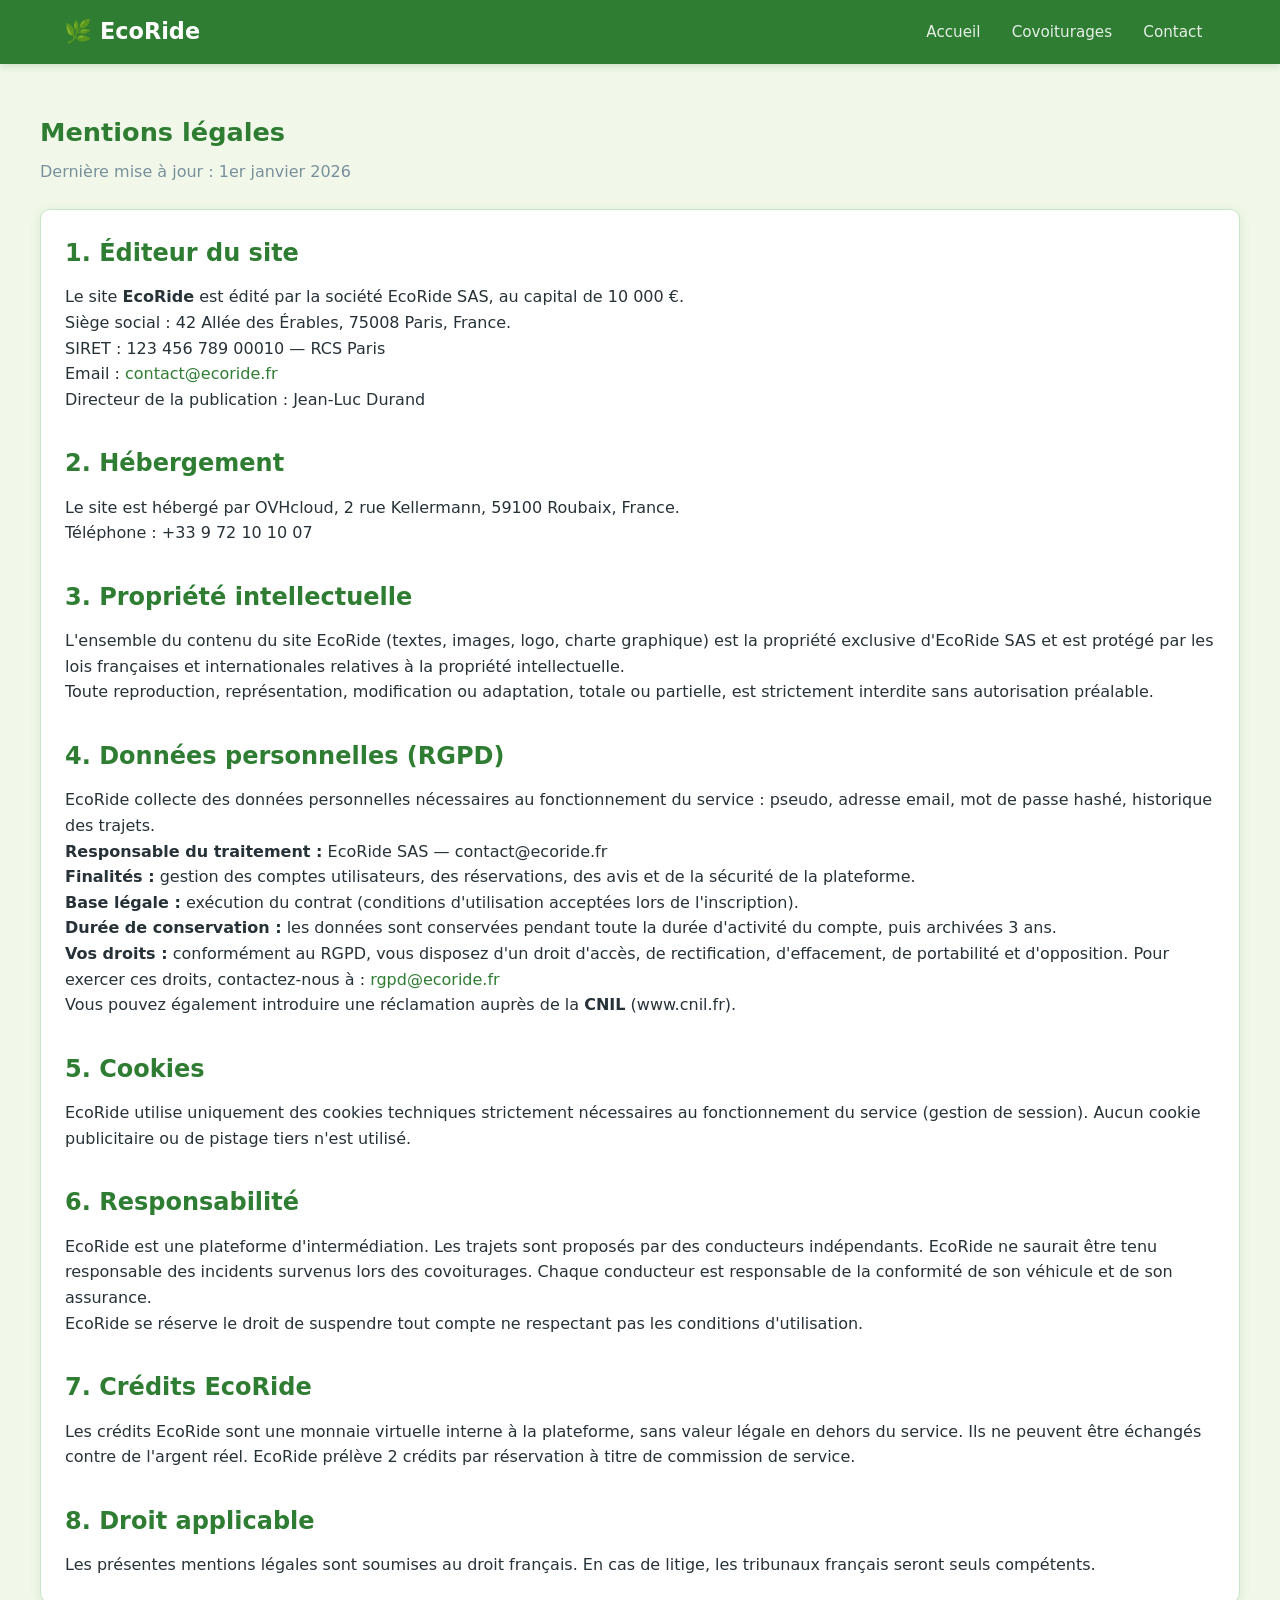
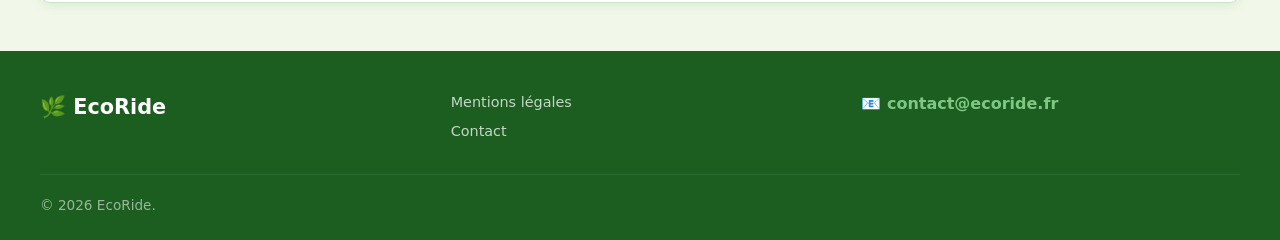
<file: legal.html>
<!DOCTYPE html>
<html lang="fr">
<head>
  <meta charset="UTF-8">
  <meta name="viewport" content="width=device-width, initial-scale=1.0">
  <title>Mentions légales – EcoRide</title>
  <style>
:root{--primary:#2E7D32;--primary-light:#4CAF50;--primary-lighter:#81C784;--primary-pale:#C8E6C9;--accent:#8BC34A;--eco-badge:#00897B;--background:#F1F8E9;--surface:#FFFFFF;--text-primary:#1B5E20;--text-secondary:#388E3C;--text-muted:#78909C;--text-dark:#263238;--error:#C62828;--border:#C8E6C9;--shadow:rgba(46,125,50,0.12);--shadow-md:rgba(46,125,50,0.20);--radius:10px;--radius-sm:6px;--radius-lg:16px;--transition:all 0.2s ease;--font:'Segoe UI',system-ui,-apple-system,sans-serif}
*,*::before,*::after{box-sizing:border-box;margin:0;padding:0}html{scroll-behavior:smooth;font-size:16px}body{font-family:var(--font);background:var(--background);color:var(--text-dark);line-height:1.6;min-height:100vh;display:flex;flex-direction:column}img{max-width:100%;height:auto;display:block}a{color:var(--primary);text-decoration:none;transition:var(--transition)}a:hover{color:var(--primary-light)}ul{list-style:none}button,input,select,textarea{font-family:inherit}
.site-header{background:var(--primary);box-shadow:0 2px 8px var(--shadow-md);position:sticky;top:0;z-index:1000}.nav-container{max-width:1200px;margin:0 auto;padding:0 1.5rem;display:flex;align-items:center;justify-content:space-between;height:64px}.nav-logo{display:flex;align-items:center;gap:.5rem;color:#fff;font-size:1.4rem;font-weight:700}.nav-links{display:flex;align-items:center;gap:.25rem}.nav-links a{color:rgba(255,255,255,.88);padding:.4rem .85rem;border-radius:var(--radius-sm);font-size:.95rem;font-weight:500;transition:var(--transition)}.nav-links a:hover,.nav-links a.active{color:#fff;background:rgba(255,255,255,.18)}
.card{background:var(--surface);border-radius:var(--radius);padding:1.5rem;box-shadow:0 2px 12px var(--shadow);border:1px solid var(--border)}.card-header{display:flex;align-items:center;justify-content:space-between;margin-bottom:1rem;padding-bottom:.75rem;border-bottom:1px solid var(--border)}.card-header h3{color:var(--primary);font-size:1.05rem}
.container{max-width:1200px;margin:0 auto;padding:0 1.5rem}.section{padding:3rem 0}.section-title{font-size:1.6rem;font-weight:800;color:var(--primary);margin-bottom:.4rem}
.site-footer{background:#1B5E20;color:rgba(255,255,255,.85);padding:2.5rem 1.5rem 1.5rem;margin-top:auto}.footer-content{max-width:1200px;margin:0 auto;display:grid;grid-template-columns:repeat(auto-fit,minmax(200px,1fr));gap:2rem}.footer-brand .logo{font-size:1.3rem;font-weight:700;color:#fff;margin-bottom:.5rem}.footer-col h4{color:var(--primary-lighter);font-size:.85rem;text-transform:uppercase;letter-spacing:1px;margin-bottom:.75rem}.footer-col a{display:block;color:rgba(255,255,255,.75);font-size:.9rem;margin-bottom:.4rem}.footer-col a:hover{color:#fff}.footer-col .contact-email{display:flex;align-items:center;gap:.5rem;color:var(--primary-lighter);font-weight:600}.footer-bottom{max-width:1200px;margin:1.5rem auto 0;padding-top:1.25rem;border-top:1px solid rgba(255,255,255,.12);display:flex;justify-content:space-between;align-items:center;font-size:.85rem;opacity:.65;flex-wrap:wrap;gap:.5rem}
.text-muted{color:var(--text-muted)}.mb-3{margin-bottom:1.5rem}
  </style>
</head>
<body>

<header class="site-header">
  <nav class="nav-container">
    <a href="index.html" class="nav-logo"><span class="leaf-icon">🌿</span> EcoRide</a>
    <ul class="nav-links" id="navLinks">
      <li><a href="index.html">Accueil</a></li>
      <li><a href="search.html">Covoiturages</a></li>
      <li><a href="contact.html">Contact</a></li>
    </ul>
  </nav>
</header>

<div class="container section">
  <h1 class="section-title">Mentions légales</h1>
  <p class="text-muted mb-3">Dernière mise à jour : 1er janvier 2026</p>

  <div class="card">
    <div style="display:flex;flex-direction:column;gap:2rem">

      <section>
        <h2 style="color:var(--primary);margin-bottom:.75rem">1. Éditeur du site</h2>
        <p>Le site <strong>EcoRide</strong> est édité par la société EcoRide SAS, au capital de 10 000 €.</p>
        <p>Siège social : 42 Allée des Érables, 75008 Paris, France.</p>
        <p>SIRET : 123 456 789 00010 — RCS Paris</p>
        <p>Email : <a href="mailto:contact@ecoride.fr">contact@ecoride.fr</a></p>
        <p>Directeur de la publication : Jean-Luc Durand</p>
      </section>

      <section>
        <h2 style="color:var(--primary);margin-bottom:.75rem">2. Hébergement</h2>
        <p>Le site est hébergé par OVHcloud, 2 rue Kellermann, 59100 Roubaix, France.</p>
        <p>Téléphone : +33 9 72 10 10 07</p>
      </section>

      <section>
        <h2 style="color:var(--primary);margin-bottom:.75rem">3. Propriété intellectuelle</h2>
        <p>L'ensemble du contenu du site EcoRide (textes, images, logo, charte graphique) est la propriété exclusive d'EcoRide SAS et est protégé par les lois françaises et internationales relatives à la propriété intellectuelle.</p>
        <p>Toute reproduction, représentation, modification ou adaptation, totale ou partielle, est strictement interdite sans autorisation préalable.</p>
      </section>

      <section>
        <h2 style="color:var(--primary);margin-bottom:.75rem">4. Données personnelles (RGPD)</h2>
        <p>EcoRide collecte des données personnelles nécessaires au fonctionnement du service : pseudo, adresse email, mot de passe hashé, historique des trajets.</p>
        <p><strong>Responsable du traitement :</strong> EcoRide SAS — contact@ecoride.fr</p>
        <p><strong>Finalités :</strong> gestion des comptes utilisateurs, des réservations, des avis et de la sécurité de la plateforme.</p>
        <p><strong>Base légale :</strong> exécution du contrat (conditions d'utilisation acceptées lors de l'inscription).</p>
        <p><strong>Durée de conservation :</strong> les données sont conservées pendant toute la durée d'activité du compte, puis archivées 3 ans.</p>
        <p><strong>Vos droits :</strong> conformément au RGPD, vous disposez d'un droit d'accès, de rectification, d'effacement, de portabilité et d'opposition. Pour exercer ces droits, contactez-nous à : <a href="mailto:rgpd@ecoride.fr">rgpd@ecoride.fr</a></p>
        <p>Vous pouvez également introduire une réclamation auprès de la <strong>CNIL</strong> (www.cnil.fr).</p>
      </section>

      <section>
        <h2 style="color:var(--primary);margin-bottom:.75rem">5. Cookies</h2>
        <p>EcoRide utilise uniquement des cookies techniques strictement nécessaires au fonctionnement du service (gestion de session). Aucun cookie publicitaire ou de pistage tiers n'est utilisé.</p>
      </section>

      <section>
        <h2 style="color:var(--primary);margin-bottom:.75rem">6. Responsabilité</h2>
        <p>EcoRide est une plateforme d'intermédiation. Les trajets sont proposés par des conducteurs indépendants. EcoRide ne saurait être tenu responsable des incidents survenus lors des covoiturages. Chaque conducteur est responsable de la conformité de son véhicule et de son assurance.</p>
        <p>EcoRide se réserve le droit de suspendre tout compte ne respectant pas les conditions d'utilisation.</p>
      </section>

      <section>
        <h2 style="color:var(--primary);margin-bottom:.75rem">7. Crédits EcoRide</h2>
        <p>Les crédits EcoRide sont une monnaie virtuelle interne à la plateforme, sans valeur légale en dehors du service. Ils ne peuvent être échangés contre de l'argent réel. EcoRide prélève 2 crédits par réservation à titre de commission de service.</p>
      </section>

      <section>
        <h2 style="color:var(--primary);margin-bottom:.75rem">8. Droit applicable</h2>
        <p>Les présentes mentions légales sont soumises au droit français. En cas de litige, les tribunaux français seront seuls compétents.</p>
      </section>
    </div>
  </div>
</div>

<footer class="site-footer">
  <div class="footer-content">
    <div class="footer-brand"><div class="logo">🌿 EcoRide</div></div>
    <div class="footer-col">
      <a href="legal.html">Mentions légales</a>
      <a href="contact.html">Contact</a>
    </div>
    <div class="footer-col"><div class="contact-email">📧 contact@ecoride.fr</div></div>
  </div>
  <div class="footer-bottom"><span>© 2026 EcoRide.</span></div>
</footer>

<script src="js/main.js"></script>
</body>
</html>
</file>
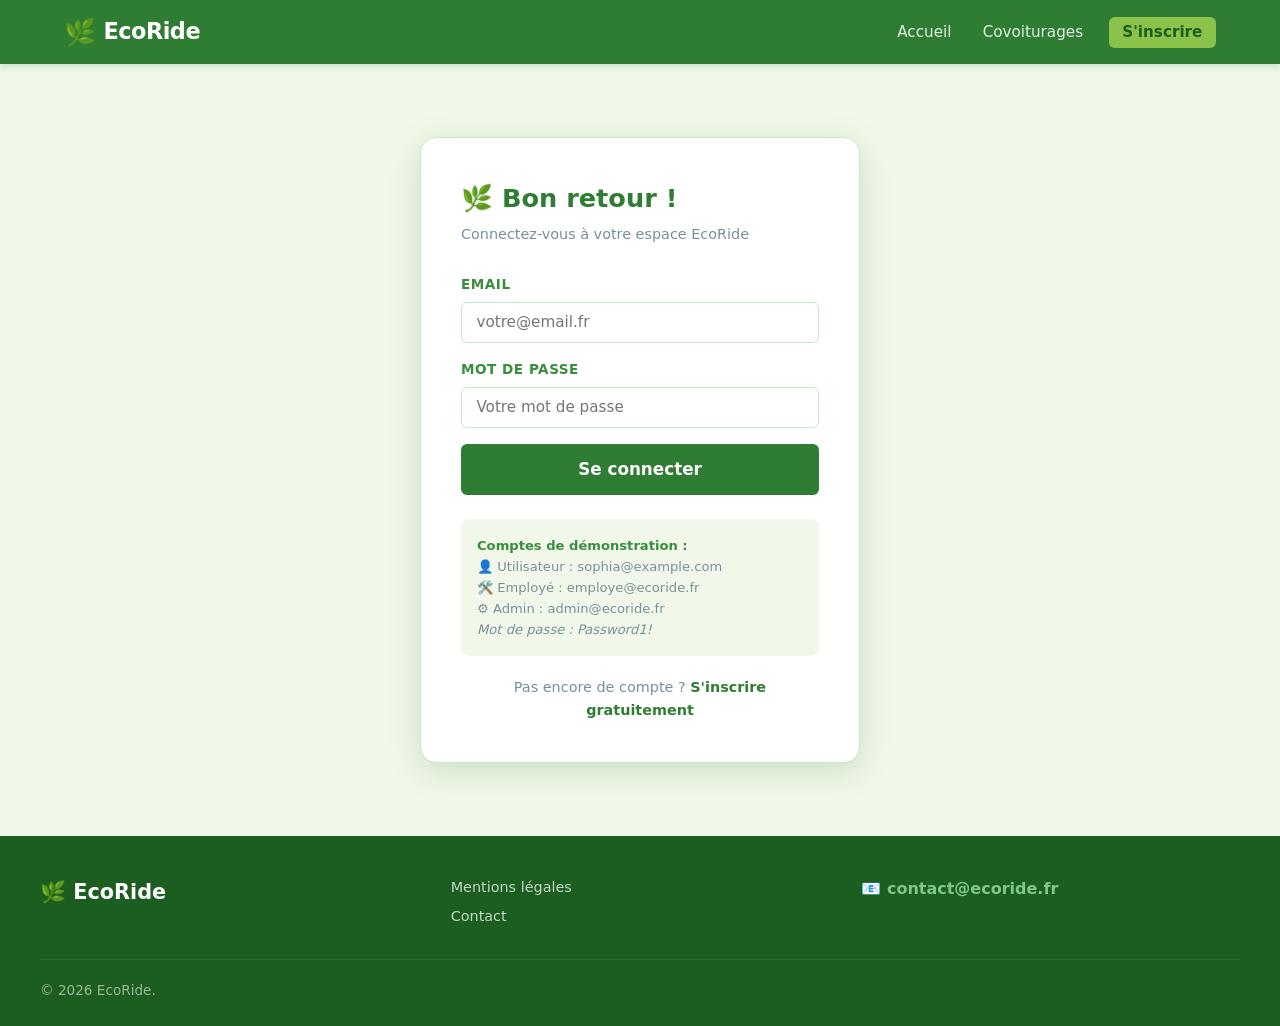
<file: login.html>
<!DOCTYPE html>
<html lang="fr">
<head>
  <meta charset="UTF-8">
  <meta name="viewport" content="width=device-width, initial-scale=1.0">
  <title>Connexion – EcoRide</title>
  <style>
:root { --primary:#2E7D32; --primary-light:#4CAF50; --primary-lighter:#81C784; --primary-pale:#C8E6C9; --accent:#8BC34A; --eco-badge:#00897B; --background:#F1F8E9; --surface:#FFFFFF; --surface-alt:#F9FBF7; --text-primary:#1B5E20; --text-secondary:#388E3C; --text-muted:#78909C; --text-dark:#263238; --warning:#F57C00; --error:#C62828; --success:#2E7D32; --border:#C8E6C9; --shadow:rgba(46,125,50,0.12); --shadow-md:rgba(46,125,50,0.20); --radius:10px; --radius-sm:6px; --radius-lg:16px; --transition:all 0.2s ease; --font:'Segoe UI',system-ui,-apple-system,sans-serif; }
*,*::before,*::after{box-sizing:border-box;margin:0;padding:0}html{scroll-behavior:smooth;font-size:16px}body{font-family:var(--font);background:var(--background);color:var(--text-dark);line-height:1.6;min-height:100vh;display:flex;flex-direction:column}img{max-width:100%;height:auto;display:block}a{color:var(--primary);text-decoration:none;transition:var(--transition)}a:hover{color:var(--primary-light)}ul{list-style:none}button,input,select,textarea{font-family:inherit}
.site-header{background:var(--primary);box-shadow:0 2px 8px var(--shadow-md);position:sticky;top:0;z-index:1000}.nav-container{max-width:1200px;margin:0 auto;padding:0 1.5rem;display:flex;align-items:center;justify-content:space-between;height:64px}.nav-logo{display:flex;align-items:center;gap:.5rem;color:#fff;font-size:1.4rem;font-weight:700;letter-spacing:-.5px}.nav-logo .leaf-icon{font-size:1.6rem}.nav-links{display:flex;align-items:center;gap:.25rem}.nav-links a{color:rgba(255,255,255,.88);padding:.4rem .85rem;border-radius:var(--radius-sm);font-size:.95rem;font-weight:500;transition:var(--transition)}.nav-links a:hover,.nav-links a.active{color:#fff;background:rgba(255,255,255,.18)}.nav-links .btn-nav-primary{background:var(--accent);color:var(--text-primary);font-weight:600;margin-left:.5rem}.nav-links .btn-nav-primary:hover{background:#9CCC65}.nav-credits{display:flex;align-items:center;gap:.4rem;color:#fff;font-weight:600;font-size:.9rem;background:rgba(255,255,255,.15);padding:.3rem .75rem;border-radius:20px;margin-left:.5rem}.burger{display:none;flex-direction:column;gap:5px;cursor:pointer;padding:6px}.burger span{width:24px;height:2px;background:#fff;border-radius:2px;transition:var(--transition)}
.form-group{display:flex;flex-direction:column;gap:.4rem}.form-group label{font-size:.85rem;font-weight:600;color:var(--text-secondary);text-transform:uppercase;letter-spacing:.5px}.form-group input,.form-group select,.form-group textarea{padding:.65rem .9rem;border:1.5px solid var(--border);border-radius:var(--radius-sm);background:var(--surface);color:var(--text-dark);font-size:.95rem;transition:var(--transition)}.form-group input:focus,.form-group select:focus,.form-group textarea:focus{outline:none;border-color:var(--primary-light);box-shadow:0 0 0 3px rgba(76,175,80,.15)}.form-group textarea{resize:vertical;min-height:100px}.form-row{display:grid;grid-template-columns:1fr 1fr;gap:1rem}@media(max-width:520px){.form-row{grid-template-columns:1fr}}
.btn{display:inline-flex;align-items:center;justify-content:center;gap:.45rem;padding:.65rem 1.4rem;border-radius:var(--radius-sm);font-size:.95rem;font-weight:600;cursor:pointer;transition:var(--transition);border:2px solid transparent;white-space:nowrap;text-decoration:none}.btn-primary{background:var(--primary);color:#fff;border-color:var(--primary)}.btn-primary:hover{background:var(--primary-light);border-color:var(--primary-light);color:#fff}.btn-accent{background:var(--accent);color:var(--text-primary);border-color:var(--accent)}.btn-accent:hover{background:#9CCC65;border-color:#9CCC65}.btn-outline{background:transparent;color:var(--primary);border-color:var(--primary)}.btn-outline:hover{background:var(--primary);color:#fff}.btn-danger{background:var(--error);color:#fff;border-color:var(--error)}.btn-danger:hover{background:#B71C1C;border-color:#B71C1C}.btn-sm{padding:.4rem .9rem;font-size:.85rem}.btn-lg{padding:.85rem 2rem;font-size:1.05rem}.btn:disabled{opacity:.5;cursor:not-allowed}.btn-icon{padding:.5rem;border-radius:50%}
.card{background:var(--surface);border-radius:var(--radius);padding:1.5rem;box-shadow:0 2px 12px var(--shadow);border:1px solid var(--border);transition:var(--transition)}.card:hover{box-shadow:0 6px 24px var(--shadow-md);transform:translateY(-2px)}.card-header{display:flex;align-items:center;justify-content:space-between;margin-bottom:1rem;padding-bottom:.75rem;border-bottom:1px solid var(--border)}.card-header h3{color:var(--primary);font-size:1.05rem}
.badge{display:inline-flex;align-items:center;gap:.3rem;padding:.2rem .6rem;border-radius:20px;font-size:.78rem;font-weight:600}.badge-eco{background:#E0F2F1;color:var(--eco-badge)}.badge-active{background:#E8F5E9;color:var(--primary)}.badge-started{background:#FFF8E1;color:#E65100}.badge-completed{background:#E3F2FD;color:#1565C0}.badge-cancelled{background:#FFEBEE;color:var(--error)}.badge-pending{background:#FFF9C4;color:#F57F17}.badge-approved{background:#E8F5E9;color:var(--primary)}.badge-rejected{background:#FFEBEE;color:var(--error)}
.container{max-width:1200px;margin:0 auto;padding:0 1.5rem}.section{padding:3rem 0}.section-sm{padding:1.5rem 0}.section-title{font-size:1.6rem;font-weight:800;color:var(--primary);margin-bottom:.4rem}.section-subtitle{color:var(--text-muted);margin-bottom:2rem}
.alert{padding:.85rem 1.25rem;border-radius:var(--radius-sm);font-size:.95rem;margin-bottom:1rem;display:flex;align-items:center;gap:.75rem}.alert-success{background:#E8F5E9;color:#1B5E20;border-left:4px solid var(--primary)}.alert-error{background:#FFEBEE;color:#B71C1C;border-left:4px solid var(--error)}.alert-info{background:#E3F2FD;color:#0D47A1;border-left:4px solid #1976D2}.alert-warning{background:#FFF8E1;color:#E65100;border-left:4px solid #FF8F00}
.auth-page{min-height:calc(100vh - 128px);display:flex;align-items:center;justify-content:center;padding:2rem 1rem}.auth-box{background:var(--surface);border-radius:var(--radius-lg);padding:2.5rem;width:100%;max-width:440px;box-shadow:0 8px 32px var(--shadow-md);border:1px solid var(--border)}.auth-box h1{color:var(--primary);font-size:1.6rem;margin-bottom:.25rem}.auth-box .subtitle{color:var(--text-muted);font-size:.9rem;margin-bottom:1.75rem}.auth-box form{display:flex;flex-direction:column;gap:1rem}.auth-footer{text-align:center;margin-top:1.25rem;font-size:.9rem;color:var(--text-muted)}.auth-footer a{color:var(--primary);font-weight:600}.password-strength{font-size:.8rem;margin-top:.2rem}
.site-footer{background:#1B5E20;color:rgba(255,255,255,.85);padding:2.5rem 1.5rem 1.5rem;margin-top:auto}.footer-content{max-width:1200px;margin:0 auto;display:grid;grid-template-columns:repeat(auto-fit,minmax(200px,1fr));gap:2rem}.footer-brand .logo{font-size:1.3rem;font-weight:700;color:#fff;margin-bottom:.5rem}.footer-brand p{font-size:.9rem;opacity:.75}.footer-col h4{color:var(--primary-lighter);font-size:.85rem;text-transform:uppercase;letter-spacing:1px;margin-bottom:.75rem}.footer-col a{display:block;color:rgba(255,255,255,.75);font-size:.9rem;margin-bottom:.4rem}.footer-col a:hover{color:#fff}.footer-col .contact-email{display:flex;align-items:center;gap:.5rem;color:var(--primary-lighter);font-weight:600}.footer-bottom{max-width:1200px;margin:1.5rem auto 0;padding-top:1.25rem;border-top:1px solid rgba(255,255,255,.12);display:flex;justify-content:space-between;align-items:center;font-size:.85rem;opacity:.65;flex-wrap:wrap;gap:.5rem}
.text-center{text-align:center}.text-muted{color:var(--text-muted)}.text-primary{color:var(--primary)}.text-danger{color:var(--error)}.mt-1{margin-top:.5rem}.mt-2{margin-top:1rem}.mt-3{margin-top:1.5rem}.mb-1{margin-bottom:.5rem}.mb-2{margin-bottom:1rem}.mb-3{margin-bottom:1.5rem}.flex{display:flex}.flex-between{display:flex;justify-content:space-between;align-items:center}.flex-center{display:flex;align-items:center;justify-content:center}.gap-1{gap:.5rem}.gap-2{gap:1rem}.w-full{width:100%}.hidden{display:none!important}.loading{opacity:.5;pointer-events:none}.skeleton{background:linear-gradient(90deg,#e0e0e0 25%,#f0f0f0 50%,#e0e0e0 75%);background-size:200% 100%;animation:skeleton 1.4s infinite;border-radius:4px}@keyframes skeleton{0%{background-position:200% 0}100%{background-position:-200% 0}}.empty-state{text-align:center;padding:3rem 1rem;color:var(--text-muted)}.empty-state .icon{font-size:3rem;margin-bottom:1rem}.empty-state h3{margin-bottom:.5rem;color:var(--text-secondary)}
@media(max-width:768px){.nav-links{display:none;position:absolute;top:64px;left:0;right:0;background:var(--primary);flex-direction:column;padding:1rem;gap:.25rem;box-shadow:0 4px 12px rgba(0,0,0,.2)}.nav-links.open{display:flex}.nav-links a{width:100%;padding:.65rem 1rem}.burger{display:flex}.site-header{position:relative}}
  </style>
</head>
<body>

<header class="site-header">
  <nav class="nav-container">
    <a href="index.html" class="nav-logo"><span class="leaf-icon">🌿</span> EcoRide</a>
    <ul class="nav-links" id="navLinks">
      <li><a href="index.html">Accueil</a></li>
      <li><a href="search.html">Covoiturages</a></li>
      <li><a href="register.html" class="btn-nav-primary">S'inscrire</a></li>
    </ul>
  </nav>
</header>

<main class="auth-page">
  <div class="auth-box">
    <h1>🌿 Bon retour !</h1>
    <p class="subtitle">Connectez-vous à votre espace EcoRide</p>

    <div id="alertZone"></div>

    <form id="loginForm" novalidate>
      <div class="form-group">
        <label for="email">Email</label>
        <input type="email" id="email" name="email" required
               placeholder="votre@email.fr" autocomplete="email">
      </div>
      <div class="form-group">
        <label for="password">Mot de passe</label>
        <input type="password" id="password" name="password" required
               placeholder="Votre mot de passe" autocomplete="current-password">
      </div>
      <button type="submit" class="btn btn-primary btn-lg w-full">Se connecter</button>
    </form>

    <!-- Comptes de test -->
    <div style="margin-top:1.5rem;padding:1rem;background:var(--background);border-radius:8px;font-size:.82rem;color:var(--text-muted)">
      <strong style="color:var(--text-secondary)">Comptes de démonstration :</strong><br>
      <span>👤 Utilisateur : sophia@example.com</span><br>
      <span>🛠️ Employé : employe@ecoride.fr</span><br>
      <span>⚙️ Admin : admin@ecoride.fr</span><br>
      <em>Mot de passe : Password1!</em>
    </div>

    <div class="auth-footer">
      Pas encore de compte ? <a href="register.html">S'inscrire gratuitement</a>
    </div>
  </div>
</main>

<footer class="site-footer">
  <div class="footer-content">
    <div class="footer-brand"><div class="logo">🌿 EcoRide</div></div>
    <div class="footer-col">
      <a href="legal.html">Mentions légales</a>
      <a href="contact.html">Contact</a>
    </div>
    <div class="footer-col">
      <div class="contact-email">📧 contact@ecoride.fr</div>
    </div>
  </div>
  <div class="footer-bottom"><span>© 2026 EcoRide.</span></div>
</footer>

<script src="js/main.js"></script>
<script src="js/auth.js"></script>
</body>
</html>
</file>
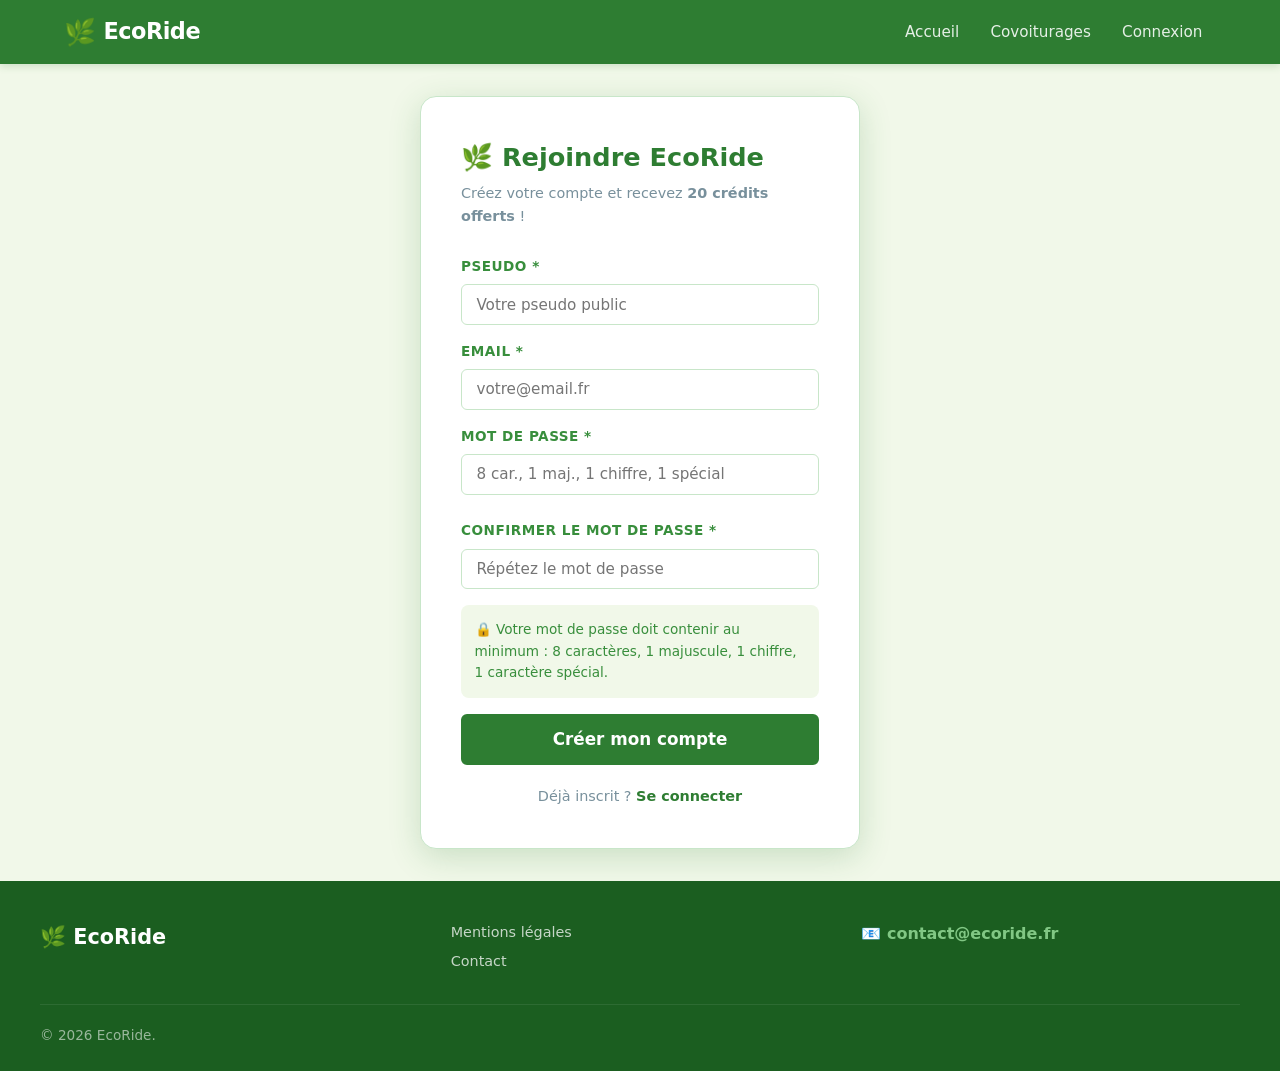
<file: register.html>
<!DOCTYPE html>
<html lang="fr">
<head>
  <meta charset="UTF-8">
  <meta name="viewport" content="width=device-width, initial-scale=1.0">
  <title>Inscription – EcoRide</title>
  <style>
:root { --primary:#2E7D32; --primary-light:#4CAF50; --primary-lighter:#81C784; --primary-pale:#C8E6C9; --accent:#8BC34A; --eco-badge:#00897B; --background:#F1F8E9; --surface:#FFFFFF; --surface-alt:#F9FBF7; --text-primary:#1B5E20; --text-secondary:#388E3C; --text-muted:#78909C; --text-dark:#263238; --warning:#F57C00; --error:#C62828; --success:#2E7D32; --border:#C8E6C9; --shadow:rgba(46,125,50,0.12); --shadow-md:rgba(46,125,50,0.20); --radius:10px; --radius-sm:6px; --radius-lg:16px; --transition:all 0.2s ease; --font:'Segoe UI',system-ui,-apple-system,sans-serif; }
*,*::before,*::after{box-sizing:border-box;margin:0;padding:0}html{scroll-behavior:smooth;font-size:16px}body{font-family:var(--font);background:var(--background);color:var(--text-dark);line-height:1.6;min-height:100vh;display:flex;flex-direction:column}img{max-width:100%;height:auto;display:block}a{color:var(--primary);text-decoration:none;transition:var(--transition)}a:hover{color:var(--primary-light)}ul{list-style:none}button,input,select,textarea{font-family:inherit}
.site-header{background:var(--primary);box-shadow:0 2px 8px var(--shadow-md);position:sticky;top:0;z-index:1000}.nav-container{max-width:1200px;margin:0 auto;padding:0 1.5rem;display:flex;align-items:center;justify-content:space-between;height:64px}.nav-logo{display:flex;align-items:center;gap:.5rem;color:#fff;font-size:1.4rem;font-weight:700;letter-spacing:-.5px}.nav-logo .leaf-icon{font-size:1.6rem}.nav-links{display:flex;align-items:center;gap:.25rem}.nav-links a{color:rgba(255,255,255,.88);padding:.4rem .85rem;border-radius:var(--radius-sm);font-size:.95rem;font-weight:500;transition:var(--transition)}.nav-links a:hover,.nav-links a.active{color:#fff;background:rgba(255,255,255,.18)}.nav-links .btn-nav-primary{background:var(--accent);color:var(--text-primary);font-weight:600;margin-left:.5rem}.nav-links .btn-nav-primary:hover{background:#9CCC65}.nav-credits{display:flex;align-items:center;gap:.4rem;color:#fff;font-weight:600;font-size:.9rem;background:rgba(255,255,255,.15);padding:.3rem .75rem;border-radius:20px;margin-left:.5rem}
.form-group{display:flex;flex-direction:column;gap:.4rem}.form-group label{font-size:.85rem;font-weight:600;color:var(--text-secondary);text-transform:uppercase;letter-spacing:.5px}.form-group input,.form-group select,.form-group textarea{padding:.65rem .9rem;border:1.5px solid var(--border);border-radius:var(--radius-sm);background:var(--surface);color:var(--text-dark);font-size:.95rem;transition:var(--transition)}.form-group input:focus,.form-group select:focus,.form-group textarea:focus{outline:none;border-color:var(--primary-light);box-shadow:0 0 0 3px rgba(76,175,80,.15)}.form-row{display:grid;grid-template-columns:1fr 1fr;gap:1rem}
.btn{display:inline-flex;align-items:center;justify-content:center;gap:.45rem;padding:.65rem 1.4rem;border-radius:var(--radius-sm);font-size:.95rem;font-weight:600;cursor:pointer;transition:var(--transition);border:2px solid transparent;white-space:nowrap;text-decoration:none}.btn-primary{background:var(--primary);color:#fff;border-color:var(--primary)}.btn-primary:hover{background:var(--primary-light);border-color:var(--primary-light);color:#fff}.btn-outline{background:transparent;color:var(--primary);border-color:var(--primary)}.btn-outline:hover{background:var(--primary);color:#fff}.btn-lg{padding:.85rem 2rem;font-size:1.05rem}.btn:disabled{opacity:.5;cursor:not-allowed}.w-full{width:100%}
.alert{padding:.85rem 1.25rem;border-radius:var(--radius-sm);font-size:.95rem;margin-bottom:1rem;display:flex;align-items:center;gap:.75rem}.alert-success{background:#E8F5E9;color:#1B5E20;border-left:4px solid var(--primary)}.alert-error{background:#FFEBEE;color:#B71C1C;border-left:4px solid var(--error)}.alert-info{background:#E3F2FD;color:#0D47A1;border-left:4px solid #1976D2}.alert-warning{background:#FFF8E1;color:#E65100;border-left:4px solid #FF8F00}
.auth-page{min-height:calc(100vh - 128px);display:flex;align-items:center;justify-content:center;padding:2rem 1rem}.auth-box{background:var(--surface);border-radius:var(--radius-lg);padding:2.5rem;width:100%;max-width:440px;box-shadow:0 8px 32px var(--shadow-md);border:1px solid var(--border)}.auth-box h1{color:var(--primary);font-size:1.6rem;margin-bottom:.25rem}.auth-box .subtitle{color:var(--text-muted);font-size:.9rem;margin-bottom:1.75rem}.auth-box form{display:flex;flex-direction:column;gap:1rem}.auth-footer{text-align:center;margin-top:1.25rem;font-size:.9rem;color:var(--text-muted)}.auth-footer a{color:var(--primary);font-weight:600}.password-strength{font-size:.8rem;margin-top:.2rem}
.site-footer{background:#1B5E20;color:rgba(255,255,255,.85);padding:2.5rem 1.5rem 1.5rem;margin-top:auto}.footer-content{max-width:1200px;margin:0 auto;display:grid;grid-template-columns:repeat(auto-fit,minmax(200px,1fr));gap:2rem}.footer-brand .logo{font-size:1.3rem;font-weight:700;color:#fff;margin-bottom:.5rem}.footer-col h4{color:var(--primary-lighter);font-size:.85rem;text-transform:uppercase;letter-spacing:1px;margin-bottom:.75rem}.footer-col a{display:block;color:rgba(255,255,255,.75);font-size:.9rem;margin-bottom:.4rem}.footer-col a:hover{color:#fff}.footer-col .contact-email{display:flex;align-items:center;gap:.5rem;color:var(--primary-lighter);font-weight:600}.footer-bottom{max-width:1200px;margin:1.5rem auto 0;padding-top:1.25rem;border-top:1px solid rgba(255,255,255,.12);display:flex;justify-content:space-between;align-items:center;font-size:.85rem;opacity:.65;flex-wrap:wrap;gap:.5rem}
.text-center{text-align:center}.text-muted{color:var(--text-muted)}.hidden{display:none!important}.mt-1{margin-top:.5rem}.mt-2{margin-top:1rem}.mt-3{margin-top:1.5rem}.mb-1{margin-bottom:.5rem}.mb-2{margin-bottom:1rem}.mb-3{margin-bottom:1.5rem}
  </style>
</head>
<body>

<header class="site-header">
  <nav class="nav-container">
    <a href="index.html" class="nav-logo"><span class="leaf-icon">🌿</span> EcoRide</a>
    <ul class="nav-links" id="navLinks">
      <li><a href="index.html">Accueil</a></li>
      <li><a href="search.html">Covoiturages</a></li>
      <li><a href="login.html">Connexion</a></li>
    </ul>
  </nav>
</header>

<main class="auth-page">
  <div class="auth-box">
    <h1>🌿 Rejoindre EcoRide</h1>
    <p class="subtitle">Créez votre compte et recevez <strong>20 crédits offerts</strong> !</p>

    <div id="alertZone"></div>

    <form id="registerForm" novalidate>
      <div class="form-group">
        <label for="pseudo">Pseudo *</label>
        <input type="text" id="pseudo" name="pseudo" required
               placeholder="Votre pseudo public" minlength="3" maxlength="50"
               autocomplete="username">
      </div>
      <div class="form-group">
        <label for="email">Email *</label>
        <input type="email" id="email" name="email" required
               placeholder="votre@email.fr" autocomplete="email">
      </div>
      <div class="form-group">
        <label for="password">Mot de passe *</label>
        <input type="password" id="password" name="password" required
               placeholder="8 car., 1 maj., 1 chiffre, 1 spécial"
               autocomplete="new-password">
        <small id="strengthText" class="password-strength"></small>
      </div>
      <div class="form-group">
        <label for="confirmPassword">Confirmer le mot de passe *</label>
        <input type="password" id="confirmPassword" name="confirm_password" required
               placeholder="Répétez le mot de passe"
               autocomplete="new-password">
      </div>
      <div style="background:var(--background);border-radius:8px;padding:.85rem;font-size:.85rem;color:var(--text-secondary)">
        🔒 Votre mot de passe doit contenir au minimum : 8 caractères, 1 majuscule, 1 chiffre, 1 caractère spécial.
      </div>
      <button type="submit" class="btn btn-primary btn-lg w-full">Créer mon compte</button>
    </form>

    <div class="auth-footer">
      Déjà inscrit ? <a href="login.html">Se connecter</a>
    </div>
  </div>
</main>

<footer class="site-footer">
  <div class="footer-content">
    <div class="footer-brand"><div class="logo">🌿 EcoRide</div></div>
    <div class="footer-col">
      <a href="legal.html">Mentions légales</a>
      <a href="contact.html">Contact</a>
    </div>
    <div class="footer-col">
      <div class="contact-email">📧 contact@ecoride.fr</div>
    </div>
  </div>
  <div class="footer-bottom"><span>© 2026 EcoRide.</span></div>
</footer>

<script src="js/main.js"></script>
<script src="js/auth.js"></script>
</body>
</html>
</file>
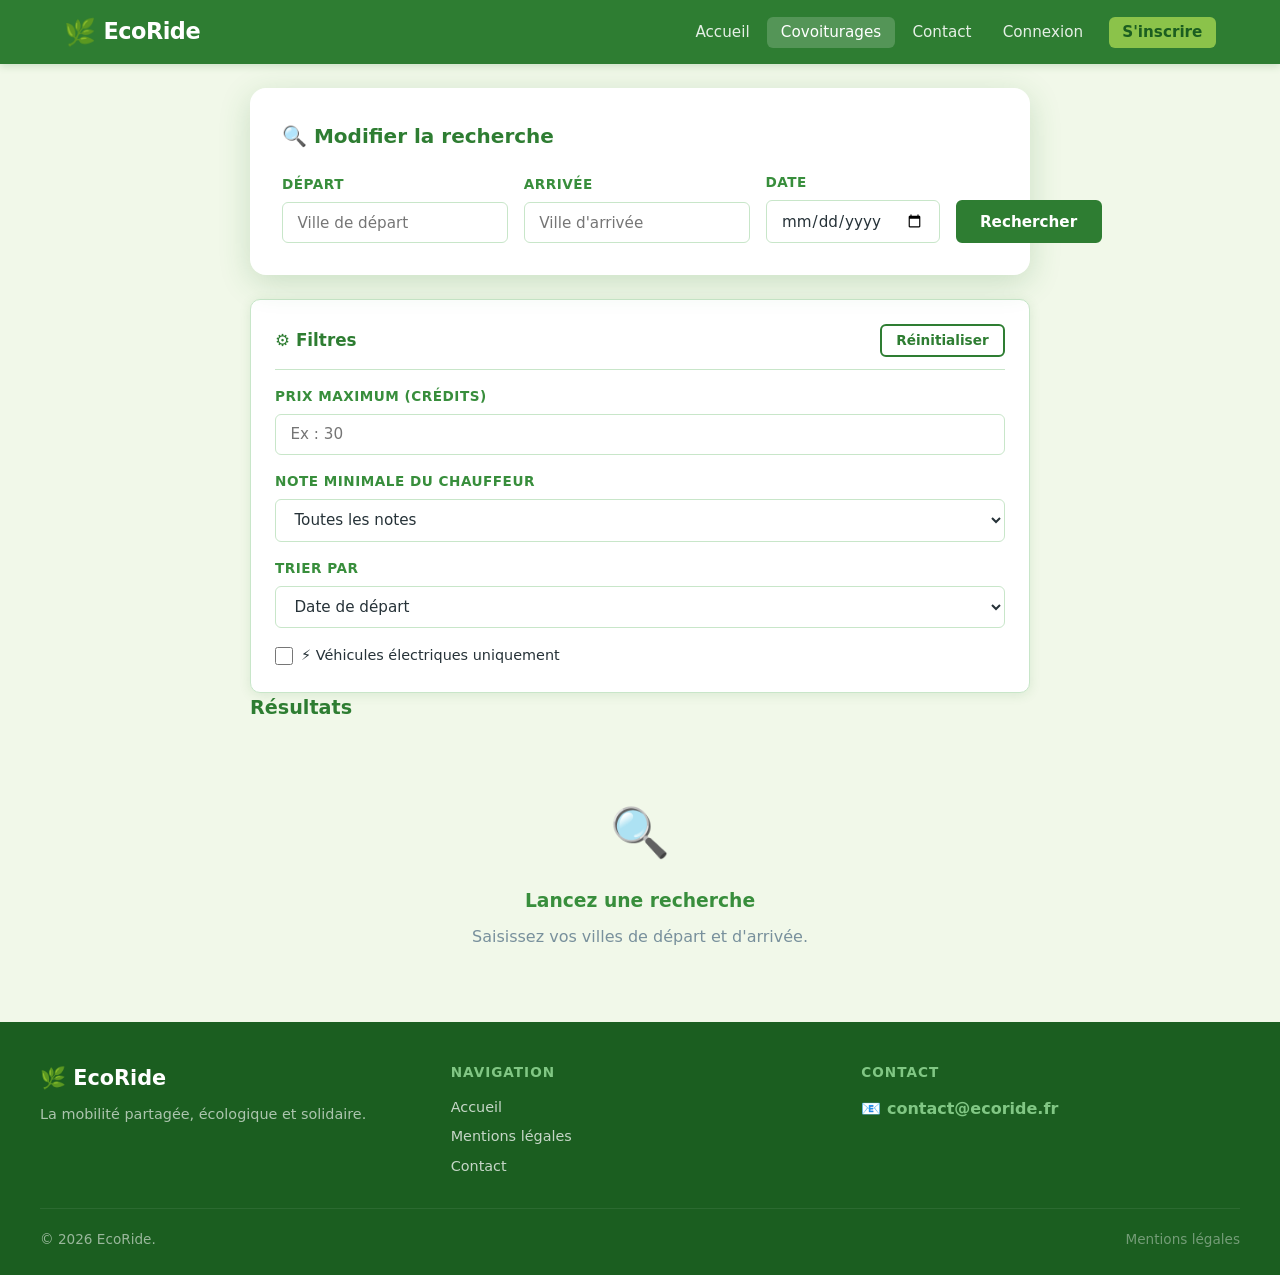
<file: search.html>
<!DOCTYPE html>
<html lang="fr">
<head>
  <meta charset="UTF-8">
  <meta name="viewport" content="width=device-width, initial-scale=1.0">
  <title>Recherche de trajets – EcoRide</title>
  <style>
:root { --primary:#2E7D32; --primary-light:#4CAF50; --primary-lighter:#81C784; --primary-pale:#C8E6C9; --accent:#8BC34A; --eco-badge:#00897B; --background:#F1F8E9; --surface:#FFFFFF; --surface-alt:#F9FBF7; --text-primary:#1B5E20; --text-secondary:#388E3C; --text-muted:#78909C; --text-dark:#263238; --warning:#F57C00; --error:#C62828; --success:#2E7D32; --border:#C8E6C9; --shadow:rgba(46,125,50,0.12); --shadow-md:rgba(46,125,50,0.20); --radius:10px; --radius-sm:6px; --radius-lg:16px; --transition:all 0.2s ease; --font:'Segoe UI',system-ui,-apple-system,sans-serif; }
*,*::before,*::after{box-sizing:border-box;margin:0;padding:0}html{scroll-behavior:smooth;font-size:16px}body{font-family:var(--font);background:var(--background);color:var(--text-dark);line-height:1.6;min-height:100vh;display:flex;flex-direction:column}img{max-width:100%;height:auto;display:block}a{color:var(--primary);text-decoration:none;transition:var(--transition)}a:hover{color:var(--primary-light)}ul{list-style:none}button,input,select,textarea{font-family:inherit}
.site-header{background:var(--primary);box-shadow:0 2px 8px var(--shadow-md);position:sticky;top:0;z-index:1000}.nav-container{max-width:1200px;margin:0 auto;padding:0 1.5rem;display:flex;align-items:center;justify-content:space-between;height:64px}.nav-logo{display:flex;align-items:center;gap:.5rem;color:#fff;font-size:1.4rem;font-weight:700;letter-spacing:-.5px}.nav-logo .leaf-icon{font-size:1.6rem}.nav-links{display:flex;align-items:center;gap:.25rem}.nav-links a{color:rgba(255,255,255,.88);padding:.4rem .85rem;border-radius:var(--radius-sm);font-size:.95rem;font-weight:500;transition:var(--transition)}.nav-links a:hover,.nav-links a.active{color:#fff;background:rgba(255,255,255,.18)}.nav-links .btn-nav-primary{background:var(--accent);color:var(--text-primary);font-weight:600;margin-left:.5rem}.nav-credits{display:flex;align-items:center;gap:.4rem;color:#fff;font-weight:600;font-size:.9rem;background:rgba(255,255,255,.15);padding:.3rem .75rem;border-radius:20px;margin-left:.5rem}.burger{display:none;flex-direction:column;gap:5px;cursor:pointer;padding:6px}.burger span{width:24px;height:2px;background:#fff;border-radius:2px;transition:var(--transition)}
.search-card{background:var(--surface);border-radius:var(--radius-lg);padding:2rem;box-shadow:0 8px 32px var(--shadow-md);max-width:780px;margin:-3rem auto 2rem;position:relative;z-index:10}.search-card h2{color:var(--primary);margin-bottom:1.25rem;font-size:1.25rem}.search-form{display:grid;grid-template-columns:1fr 1fr 1fr auto;gap:1rem;align-items:end}@media(max-width:700px){.search-form{grid-template-columns:1fr}}
.form-group{display:flex;flex-direction:column;gap:.4rem}.form-group label{font-size:.85rem;font-weight:600;color:var(--text-secondary);text-transform:uppercase;letter-spacing:.5px}.form-group input,.form-group select,.form-group textarea{padding:.65rem .9rem;border:1.5px solid var(--border);border-radius:var(--radius-sm);background:var(--surface);color:var(--text-dark);font-size:.95rem;transition:var(--transition)}.form-group input:focus,.form-group select:focus,.form-group textarea:focus{outline:none;border-color:var(--primary-light);box-shadow:0 0 0 3px rgba(76,175,80,.15)}
.btn{display:inline-flex;align-items:center;justify-content:center;gap:.45rem;padding:.65rem 1.4rem;border-radius:var(--radius-sm);font-size:.95rem;font-weight:600;cursor:pointer;transition:var(--transition);border:2px solid transparent;white-space:nowrap;text-decoration:none}.btn-primary{background:var(--primary);color:#fff;border-color:var(--primary)}.btn-primary:hover{background:var(--primary-light);border-color:var(--primary-light);color:#fff}.btn-outline{background:transparent;color:var(--primary);border-color:var(--primary)}.btn-outline:hover{background:var(--primary);color:#fff}.btn-sm{padding:.4rem .9rem;font-size:.85rem}.btn:disabled{opacity:.5;cursor:not-allowed}
.card{background:var(--surface);border-radius:var(--radius);padding:1.5rem;box-shadow:0 2px 12px var(--shadow);border:1px solid var(--border);transition:var(--transition)}.card:hover{box-shadow:0 6px 24px var(--shadow-md);transform:translateY(-2px)}.card-header{display:flex;align-items:center;justify-content:space-between;margin-bottom:1rem;padding-bottom:.75rem;border-bottom:1px solid var(--border)}.card-header h3{color:var(--primary);font-size:1.05rem}
.trip-card{background:var(--surface);border-radius:var(--radius);padding:1.25rem 1.5rem;border:1px solid var(--border);box-shadow:0 2px 8px var(--shadow);display:grid;grid-template-columns:auto 1fr auto;gap:1rem;align-items:center;transition:var(--transition)}.trip-card:hover{box-shadow:0 6px 20px var(--shadow-md);border-color:var(--primary-pale)}.trip-route{display:flex;flex-direction:column;gap:.2rem}.trip-route .city{font-size:1.1rem;font-weight:700;color:var(--text-primary)}.trip-route .addr{font-size:.8rem;color:var(--text-muted)}.trip-route .arrow{color:var(--primary-light);font-size:1.2rem;margin:.2rem 0}.trip-meta{display:flex;flex-direction:column;gap:.35rem}.trip-price{font-size:1.4rem;font-weight:800;color:var(--primary);text-align:right}.trip-seats{font-size:.85rem;color:var(--text-muted);text-align:right}.trip-datetime{font-size:.9rem;color:var(--text-secondary);font-weight:600}
.driver-info{display:flex;align-items:center;gap:.75rem}.driver-avatar{width:48px;height:48px;border-radius:50%;object-fit:cover;border:2px solid var(--primary-pale);background:var(--primary-pale)}.driver-avatar-sm{width:36px;height:36px;border-radius:50%;object-fit:cover;border:2px solid var(--primary-pale)}.driver-name{font-weight:600;font-size:.95rem}.star-rating{color:#F9A825;font-size:.85rem}.star-rating .count{color:var(--text-muted);font-size:.8rem;margin-left:4px}
.badge{display:inline-flex;align-items:center;gap:.3rem;padding:.2rem .6rem;border-radius:20px;font-size:.78rem;font-weight:600}.badge-eco{background:#E0F2F1;color:var(--eco-badge)}.badge-active{background:#E8F5E9;color:var(--primary)}.badge-started{background:#FFF8E1;color:#E65100}.badge-completed{background:#E3F2FD;color:#1565C0}.badge-cancelled{background:#FFEBEE;color:var(--error)}.badge-pending{background:#FFF9C4;color:#F57F17}
.filter-bar{background:var(--surface);border-radius:var(--radius);padding:1.25rem 1.5rem;border:1px solid var(--border);box-shadow:0 2px 8px var(--shadow);display:flex;flex-wrap:wrap;gap:1rem;align-items:flex-end;margin-bottom:1.5rem}.filter-bar .form-group{min-width:150px;flex:1}.filter-check{display:flex;align-items:center;gap:.5rem;cursor:pointer;font-size:.9rem;font-weight:500}.filter-check input[type="checkbox"]{width:18px;height:18px;accent-color:var(--primary);cursor:pointer}
.container{max-width:1200px;margin:0 auto;padding:0 1.5rem}.section{padding:3rem 0}.section-sm{padding:1.5rem 0}.section-title{font-size:1.6rem;font-weight:800;color:var(--primary);margin-bottom:.4rem}.section-subtitle{color:var(--text-muted);margin-bottom:2rem}.trips-grid{display:flex;flex-direction:column;gap:1rem}
.alert{padding:.85rem 1.25rem;border-radius:var(--radius-sm);font-size:.95rem;margin-bottom:1rem;display:flex;align-items:center;gap:.75rem}.alert-success{background:#E8F5E9;color:#1B5E20;border-left:4px solid var(--primary)}.alert-error{background:#FFEBEE;color:#B71C1C;border-left:4px solid var(--error)}.alert-info{background:#E3F2FD;color:#0D47A1;border-left:4px solid #1976D2}.alert-warning{background:#FFF8E1;color:#E65100;border-left:4px solid #FF8F00}
.site-footer{background:#1B5E20;color:rgba(255,255,255,.85);padding:2.5rem 1.5rem 1.5rem;margin-top:auto}.footer-content{max-width:1200px;margin:0 auto;display:grid;grid-template-columns:repeat(auto-fit,minmax(200px,1fr));gap:2rem}.footer-brand .logo{font-size:1.3rem;font-weight:700;color:#fff;margin-bottom:.5rem}.footer-brand p{font-size:.9rem;opacity:.75}.footer-col h4{color:var(--primary-lighter);font-size:.85rem;text-transform:uppercase;letter-spacing:1px;margin-bottom:.75rem}.footer-col a{display:block;color:rgba(255,255,255,.75);font-size:.9rem;margin-bottom:.4rem}.footer-col a:hover{color:#fff}.footer-col .contact-email{display:flex;align-items:center;gap:.5rem;color:var(--primary-lighter);font-weight:600}.footer-bottom{max-width:1200px;margin:1.5rem auto 0;padding-top:1.25rem;border-top:1px solid rgba(255,255,255,.12);display:flex;justify-content:space-between;align-items:center;font-size:.85rem;opacity:.65;flex-wrap:wrap;gap:.5rem}
.text-center{text-align:center}.text-muted{color:var(--text-muted)}.text-primary{color:var(--primary)}.hidden{display:none!important}.flex-between{display:flex;justify-content:space-between;align-items:center}.flex-center{display:flex;align-items:center;justify-content:center}.mb-1{margin-bottom:.5rem}.mb-2{margin-bottom:1rem}.mb-3{margin-bottom:1.5rem}.mt-2{margin-top:1rem}.w-full{width:100%}.skeleton{background:linear-gradient(90deg,#e0e0e0 25%,#f0f0f0 50%,#e0e0e0 75%);background-size:200% 100%;animation:skeleton 1.4s infinite;border-radius:4px}@keyframes skeleton{0%{background-position:200% 0}100%{background-position:-200% 0}}.empty-state{text-align:center;padding:3rem 1rem;color:var(--text-muted)}.empty-state .icon{font-size:3rem;margin-bottom:1rem}.empty-state h3{margin-bottom:.5rem;color:var(--text-secondary)}
@media(max-width:768px){.nav-links{display:none;position:absolute;top:64px;left:0;right:0;background:var(--primary);flex-direction:column;padding:1rem;gap:.25rem;box-shadow:0 4px 12px rgba(0,0,0,.2)}.nav-links.open{display:flex}.nav-links a{width:100%;padding:.65rem 1rem}.burger{display:flex}.site-header{position:relative}.trip-card{grid-template-columns:1fr}}
  </style>
</head>
<body>

<header class="site-header">
  <nav class="nav-container">
    <a href="index.html" class="nav-logo"><span class="leaf-icon">🌿</span> EcoRide</a>
    <button class="burger" id="burger" aria-label="Menu" aria-expanded="false">
      <span></span><span></span><span></span>
    </button>
    <ul class="nav-links" id="navLinks">
      <li><a href="index.html">Accueil</a></li>
      <li><a href="search.html" class="active">Covoiturages</a></li>
      <li><a href="contact.html">Contact</a></li>
      <li id="navLogin"><a href="login.html">Connexion</a></li>
      <li id="navRegister"><a href="register.html" class="btn-nav-primary">S'inscrire</a></li>
      <li id="navUser" class="hidden" style="display:flex;align-items:center;gap:.5rem">
        <span id="navPseudo" class="nav-credits"></span>
        <span class="nav-credits">🪙 <span id="navCredits">—</span></span>
        <a href="user/dashboard.html">Mon espace</a>
        <a href="#" class="logout-btn" data-base="./">Déconnexion</a>
      </li>
    </ul>
  </nav>
</header>

<div class="container section-sm">
  <!-- Formulaire de recherche -->
  <div class="search-card" style="margin-bottom:1.5rem;margin-top:0">
    <h2>🔍 Modifier la recherche</h2>
    <form class="search-form" id="searchForm">
      <div class="form-group">
        <label for="departure">Départ</label>
        <input type="text" id="departure" name="departure" placeholder="Ville de départ" autocomplete="off">
      </div>
      <div class="form-group">
        <label for="arrival">Arrivée</label>
        <input type="text" id="arrival" name="arrival" placeholder="Ville d'arrivée" autocomplete="off">
      </div>
      <div class="form-group">
        <label for="date">Date</label>
        <input type="date" id="date" name="date">
      </div>
      <button type="submit" class="btn btn-primary">Rechercher</button>
    </form>
  </div>

  <div class="search-layout">

    <!-- ====================================================== -->
    <!-- FILTRES                                                -->
    <!-- ====================================================== -->
    <aside>
      <div class="card" style="position:sticky;top:80px">
        <div class="card-header">
          <h3>⚙️ Filtres</h3>
          <button class="btn btn-sm btn-outline" id="resetFilters">Réinitialiser</button>
        </div>
        <form id="filterForm" style="display:flex;flex-direction:column;gap:1rem">
          <div class="form-group">
            <label for="maxPrice">Prix maximum (crédits)</label>
            <input type="number" id="maxPrice" name="max_price" min="1" max="500" step="1" placeholder="Ex : 30">
          </div>
          <div class="form-group">
            <label for="minRating">Note minimale du chauffeur</label>
            <select id="minRating" name="min_rating">
              <option value="0">Toutes les notes</option>
              <option value="3">3 étoiles et +</option>
              <option value="4">4 étoiles et +</option>
              <option value="4.5">4,5 étoiles et +</option>
            </select>
          </div>
          <div class="form-group">
            <label for="sortBy">Trier par</label>
            <select id="sortBy" name="sort">
              <option value="departure_datetime">Date de départ</option>
              <option value="price">Prix croissant</option>
              <option value="avg_rating">Meilleure note</option>
              <option value="available_seats">Plus de places</option>
            </select>
          </div>
          <label class="filter-check">
            <input type="checkbox" id="ecoOnly" name="eco">
            <span>⚡ Véhicules électriques uniquement</span>
          </label>
        </form>
      </div>
    </aside>

    <!-- ====================================================== -->
    <!-- RÉSULTATS                                              -->
    <!-- ====================================================== -->
    <main>
      <div class="flex-between mb-2">
        <h2 class="section-title" style="font-size:1.2rem">Résultats</h2>
        <span id="resultsCount" class="text-muted" style="font-size:.9rem"></span>
      </div>
      <div id="searchResults" class="trips-grid">
        <div class="empty-state">
          <div class="icon">🔍</div>
          <h3>Lancez une recherche</h3>
          <p>Saisissez vos villes de départ et d'arrivée.</p>
        </div>
      </div>
    </main>
  </div>
</div>

<footer class="site-footer">
  <div class="footer-content">
    <div class="footer-brand">
      <div class="logo">🌿 EcoRide</div>
      <p>La mobilité partagée, écologique et solidaire.</p>
    </div>
    <div class="footer-col">
      <h4>Navigation</h4>
      <a href="index.html">Accueil</a>
      <a href="legal.html">Mentions légales</a>
      <a href="contact.html">Contact</a>
    </div>
    <div class="footer-col">
      <h4>Contact</h4>
      <div class="contact-email">📧 contact@ecoride.fr</div>
    </div>
  </div>
  <div class="footer-bottom">
    <span>© 2026 EcoRide.</span>
    <a href="legal.html" style="color:rgba(255,255,255,.6)">Mentions légales</a>
  </div>
</footer>

<script src="js/main.js"></script>
<script src="js/search.js"></script>
<script>
  document.getElementById('resetFilters')?.addEventListener('click', () => {
    document.getElementById('filterForm').reset();
    document.getElementById('filterForm').dispatchEvent(new Event('input'));
  });
</script>
</body>
</html>
</file>
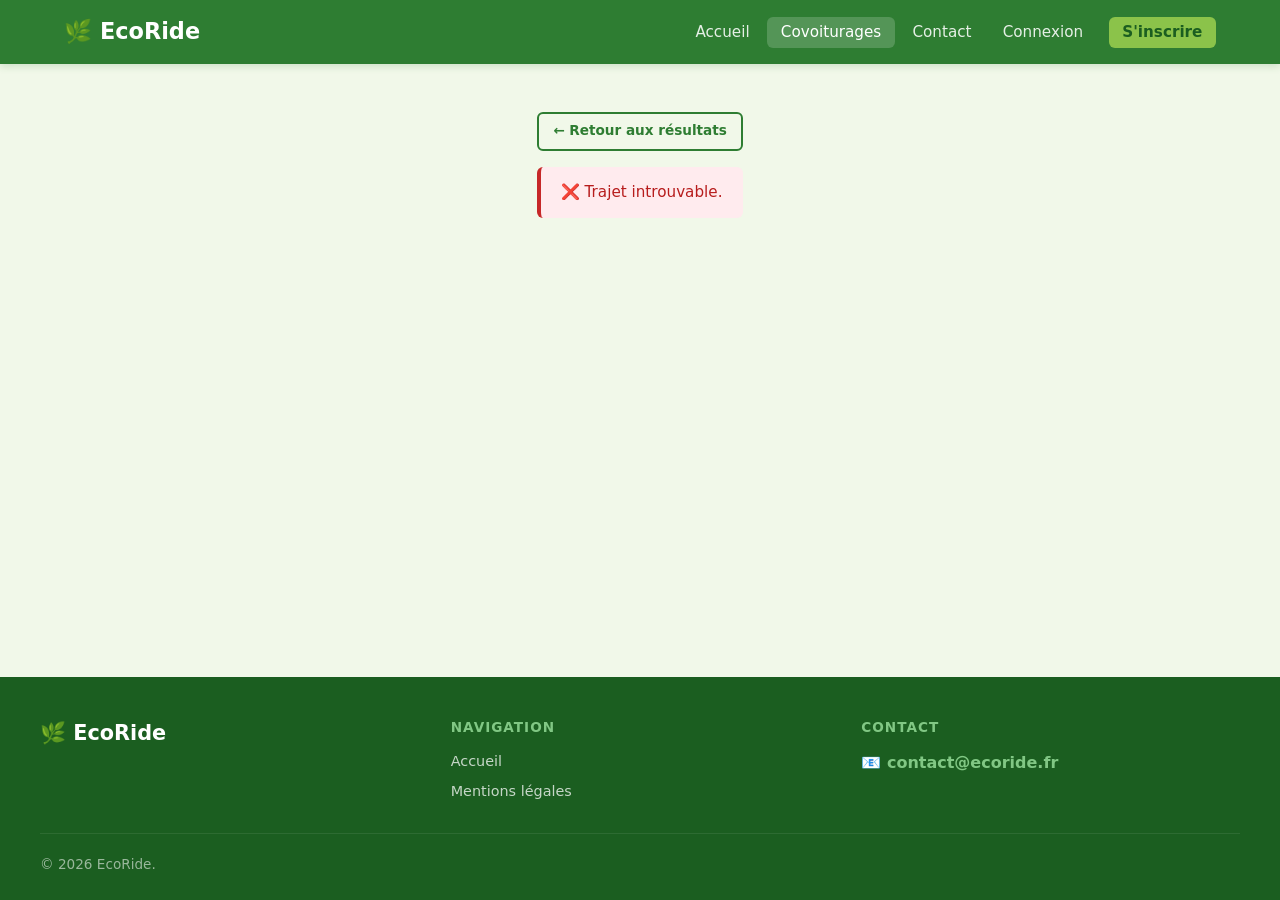
<file: trip-detail.html>
<!DOCTYPE html>
<html lang="fr">
<head>
  <meta charset="UTF-8">
  <meta name="viewport" content="width=device-width, initial-scale=1.0">
  <title>Détail du trajet – EcoRide</title>
  <style>
:root{--primary:#2E7D32;--primary-light:#4CAF50;--primary-lighter:#81C784;--primary-pale:#C8E6C9;--accent:#8BC34A;--eco-badge:#00897B;--background:#F1F8E9;--surface:#FFFFFF;--surface-alt:#F9FBF7;--text-primary:#1B5E20;--text-secondary:#388E3C;--text-muted:#78909C;--text-dark:#263238;--warning:#F57C00;--error:#C62828;--border:#C8E6C9;--shadow:rgba(46,125,50,0.12);--shadow-md:rgba(46,125,50,0.20);--radius:10px;--radius-sm:6px;--radius-lg:16px;--transition:all 0.2s ease;--font:'Segoe UI',system-ui,-apple-system,sans-serif}
*,*::before,*::after{box-sizing:border-box;margin:0;padding:0}html{scroll-behavior:smooth;font-size:16px}body{font-family:var(--font);background:var(--background);color:var(--text-dark);line-height:1.6;min-height:100vh;display:flex;flex-direction:column}img{max-width:100%;height:auto;display:block}a{color:var(--primary);text-decoration:none;transition:var(--transition)}a:hover{color:var(--primary-light)}ul{list-style:none}button,input,select,textarea{font-family:inherit}
.site-header{background:var(--primary);box-shadow:0 2px 8px var(--shadow-md);position:sticky;top:0;z-index:1000}.nav-container{max-width:1200px;margin:0 auto;padding:0 1.5rem;display:flex;align-items:center;justify-content:space-between;height:64px}.nav-logo{display:flex;align-items:center;gap:.5rem;color:#fff;font-size:1.4rem;font-weight:700}.nav-links{display:flex;align-items:center;gap:.25rem}.nav-links a{color:rgba(255,255,255,.88);padding:.4rem .85rem;border-radius:var(--radius-sm);font-size:.95rem;font-weight:500;transition:var(--transition)}.nav-links a:hover,.nav-links a.active{color:#fff;background:rgba(255,255,255,.18)}.nav-links .btn-nav-primary{background:var(--accent);color:var(--text-primary);font-weight:600;margin-left:.5rem}.nav-credits{display:flex;align-items:center;gap:.4rem;color:#fff;font-weight:600;font-size:.9rem;background:rgba(255,255,255,.15);padding:.3rem .75rem;border-radius:20px;margin-left:.5rem}.burger{display:none;flex-direction:column;gap:5px;cursor:pointer;padding:6px}.burger span{width:24px;height:2px;background:#fff;border-radius:2px}
.btn{display:inline-flex;align-items:center;justify-content:center;gap:.45rem;padding:.65rem 1.4rem;border-radius:var(--radius-sm);font-size:.95rem;font-weight:600;cursor:pointer;transition:var(--transition);border:2px solid transparent;white-space:nowrap;text-decoration:none}.btn-primary{background:var(--primary);color:#fff;border-color:var(--primary)}.btn-primary:hover{background:var(--primary-light);border-color:var(--primary-light);color:#fff}.btn-outline{background:transparent;color:var(--primary);border-color:var(--primary)}.btn-outline:hover{background:var(--primary);color:#fff}.btn-danger{background:var(--error);color:#fff;border-color:var(--error)}.btn-sm{padding:.4rem .9rem;font-size:.85rem}.btn-lg{padding:.85rem 2rem;font-size:1.05rem}.btn:disabled{opacity:.5;cursor:not-allowed}.w-full{width:100%}
.card{background:var(--surface);border-radius:var(--radius);padding:1.5rem;box-shadow:0 2px 12px var(--shadow);border:1px solid var(--border);transition:var(--transition)}.card-header{display:flex;align-items:center;justify-content:space-between;margin-bottom:1rem;padding-bottom:.75rem;border-bottom:1px solid var(--border)}.card-header h3{color:var(--primary);font-size:1.05rem}
.badge{display:inline-flex;align-items:center;gap:.3rem;padding:.2rem .6rem;border-radius:20px;font-size:.78rem;font-weight:600}.badge-eco{background:#E0F2F1;color:var(--eco-badge)}.badge-active{background:#E8F5E9;color:var(--primary)}.badge-started{background:#FFF8E1;color:#E65100}.badge-completed{background:#E3F2FD;color:#1565C0}.badge-cancelled{background:#FFEBEE;color:var(--error)}
.container{max-width:1200px;margin:0 auto;padding:0 1.5rem}.section{padding:3rem 0}
.alert{padding:.85rem 1.25rem;border-radius:var(--radius-sm);font-size:.95rem;margin-bottom:1rem;display:flex;align-items:center;gap:.75rem}.alert-success{background:#E8F5E9;color:#1B5E20;border-left:4px solid var(--primary)}.alert-error{background:#FFEBEE;color:#B71C1C;border-left:4px solid var(--error)}.alert-info{background:#E3F2FD;color:#0D47A1;border-left:4px solid #1976D2}
.modal-overlay{position:fixed;inset:0;background:rgba(0,0,0,.5);z-index:2000;display:flex;align-items:center;justify-content:center;padding:1rem;opacity:0;visibility:hidden;transition:var(--transition)}.modal-overlay.open{opacity:1;visibility:visible}.modal{background:var(--surface);border-radius:var(--radius-lg);padding:2rem;max-width:480px;width:100%;box-shadow:0 20px 60px rgba(0,0,0,.3);transform:translateY(20px);transition:var(--transition)}.modal-overlay.open .modal{transform:translateY(0)}.modal-header{display:flex;align-items:center;justify-content:space-between;margin-bottom:1.25rem}.modal-header h3{color:var(--primary);font-size:1.15rem}.modal-close{background:none;border:none;font-size:1.5rem;cursor:pointer;color:var(--text-muted);line-height:1}.modal-close:hover{color:var(--error)}
.detail-grid{display:grid;grid-template-columns:1fr 340px;gap:2rem;align-items:start}@media(max-width:900px){.detail-grid{grid-template-columns:1fr}}.detail-hero{background:linear-gradient(135deg,var(--primary),#1B5E20);border-radius:var(--radius-lg);padding:2rem;color:#fff;margin-bottom:1.5rem}.route-display{display:flex;align-items:center;gap:1rem;font-size:1.3rem;font-weight:700}.route-display .divider{flex:1;border-top:2px dashed rgba(255,255,255,.4)}.preferences-grid{display:grid;grid-template-columns:1fr 1fr;gap:.75rem}.pref-item{display:flex;align-items:center;gap:.5rem;padding:.6rem;background:var(--surface-alt);border-radius:var(--radius-sm);font-size:.9rem}.pref-item .icon{font-size:1.1rem}.pref-allowed{color:var(--primary)}.pref-forbidden{color:var(--error)}
.driver-info{display:flex;align-items:center;gap:.75rem}.driver-avatar{width:48px;height:48px;border-radius:50%;object-fit:cover;border:2px solid var(--primary-pale);background:var(--primary-pale)}.driver-avatar-sm{width:36px;height:36px;border-radius:50%;object-fit:cover;border:2px solid var(--primary-pale)}.driver-name{font-weight:600;font-size:.95rem}.star-rating{color:#F9A825;font-size:.85rem}
.review-item{display:flex;gap:.75rem;padding:1rem 0;border-bottom:1px solid var(--border)}.review-item:last-child{border-bottom:none}.review-content .reviewer{font-weight:600;font-size:.9rem}.review-content .date{font-size:.78rem;color:var(--text-muted)}.review-content .comment{margin-top:.3rem;font-size:.9rem}
.vehicle-energy{display:flex;align-items:center;gap:.3rem;font-size:.82rem;padding:.2rem .6rem;border-radius:20px}.energy-electrique{background:#E0F2F1;color:var(--eco-badge)}.energy-hybride{background:#E8F5E9;color:var(--primary)}.energy-essence{background:#FFF8E1;color:#E65100}.energy-diesel{background:#ECEFF1;color:#546E7A}
.site-footer{background:#1B5E20;color:rgba(255,255,255,.85);padding:2.5rem 1.5rem 1.5rem;margin-top:auto}.footer-content{max-width:1200px;margin:0 auto;display:grid;grid-template-columns:repeat(auto-fit,minmax(200px,1fr));gap:2rem}.footer-brand .logo{font-size:1.3rem;font-weight:700;color:#fff;margin-bottom:.5rem}.footer-col h4{color:var(--primary-lighter);font-size:.85rem;text-transform:uppercase;letter-spacing:1px;margin-bottom:.75rem}.footer-col a{display:block;color:rgba(255,255,255,.75);font-size:.9rem;margin-bottom:.4rem}.footer-col a:hover{color:#fff}.footer-col .contact-email{display:flex;align-items:center;gap:.5rem;color:var(--primary-lighter);font-weight:600}.footer-bottom{max-width:1200px;margin:1.5rem auto 0;padding-top:1.25rem;border-top:1px solid rgba(255,255,255,.12);display:flex;justify-content:space-between;align-items:center;font-size:.85rem;opacity:.65;flex-wrap:wrap;gap:.5rem}
.text-center{text-align:center}.text-muted{color:var(--text-muted)}.text-primary{color:var(--primary)}.hidden{display:none!important}.flex-between{display:flex;justify-content:space-between;align-items:center}.flex-center{display:flex;align-items:center;justify-content:center}.mb-1{margin-bottom:.5rem}.mb-2{margin-bottom:1rem}.mb-3{margin-bottom:1.5rem}.mt-1{margin-top:.5rem}.mt-2{margin-top:1rem}.w-full{width:100%}.skeleton{background:linear-gradient(90deg,#e0e0e0 25%,#f0f0f0 50%,#e0e0e0 75%);background-size:200% 100%;animation:skeleton 1.4s infinite;border-radius:4px}@keyframes skeleton{0%{background-position:200% 0}100%{background-position:-200% 0}}
@media(max-width:768px){.nav-links{display:none;position:absolute;top:64px;left:0;right:0;background:var(--primary);flex-direction:column;padding:1rem;gap:.25rem}.nav-links.open{display:flex}.nav-links a{width:100%;padding:.65rem 1rem}.burger{display:flex}.site-header{position:relative}}
  </style>
</head>
<body>

<header class="site-header">
  <nav class="nav-container">
    <a href="index.html" class="nav-logo"><span class="leaf-icon">🌿</span> EcoRide</a>
    <button class="burger" id="burger" aria-label="Menu" aria-expanded="false">
      <span></span><span></span><span></span>
    </button>
    <ul class="nav-links" id="navLinks">
      <li><a href="index.html">Accueil</a></li>
      <li><a href="search.html" class="active">Covoiturages</a></li>
      <li><a href="contact.html">Contact</a></li>
      <li id="navLogin"><a href="login.html">Connexion</a></li>
      <li id="navRegister"><a href="register.html" class="btn-nav-primary">S'inscrire</a></li>
      <li id="navUser" class="hidden" style="display:flex;align-items:center;gap:.5rem">
        <span id="navPseudo" class="nav-credits"></span>
        <span class="nav-credits">🪙 <span id="navCredits">—</span></span>
        <a href="user/dashboard.html">Mon espace</a>
        <a href="#" class="logout-btn" data-base="./">Déconnexion</a>
      </li>
    </ul>
  </nav>
</header>

<div class="container section">
  <a href="javascript:history.back()" class="btn btn-outline btn-sm mb-2">← Retour aux résultats</a>
  <div id="alertZone"></div>
  <div id="tripContent">
    <!-- Chargement -->
    <div class="detail-grid">
      <div>
        <div class="skeleton" style="height:120px;border-radius:16px;margin-bottom:1.5rem"></div>
        <div class="skeleton" style="height:80px;border-radius:10px;margin-bottom:1rem"></div>
        <div class="skeleton" style="height:200px;border-radius:10px"></div>
      </div>
      <div>
        <div class="skeleton" style="height:300px;border-radius:10px"></div>
      </div>
    </div>
  </div>
</div>

<!-- ============================================================ -->
<!-- MODALE CONFIRMATION DE RÉSERVATION                          -->
<!-- ============================================================ -->
<div class="modal-overlay" id="bookModal">
  <div class="modal">
    <div class="modal-header">
      <h3>🪙 Confirmer la réservation</h3>
      <button class="modal-close">×</button>
    </div>
    <p>Vous êtes sur le point de réserver ce trajet.</p>
    <div style="background:var(--background);border-radius:8px;padding:1rem;margin:1rem 0">
      <div class="flex-between mb-1">
        <span>Prix du trajet</span>
        <strong id="modalPrice">—</strong>
      </div>
      <div class="flex-between mb-1">
        <span>Vos crédits actuels</span>
        <span id="modalCredits">—</span>
      </div>
      <div class="flex-between" style="border-top:1px solid var(--border);padding-top:.75rem;margin-top:.75rem">
        <strong>Crédits restants après</strong>
        <strong id="modalRemaining" class="text-primary">—</strong>
      </div>
    </div>
    <p style="font-size:.85rem;color:var(--text-muted)">Cette action est irréversible. Confirmez-vous la réservation ?</p>
    <div style="display:flex;gap:.75rem;margin-top:1.5rem">
      <button class="btn btn-outline w-full modal-close">Annuler</button>
      <button class="btn btn-primary w-full" id="confirmBookBtn">Confirmer</button>
    </div>
  </div>
</div>

<footer class="site-footer">
  <div class="footer-content">
    <div class="footer-brand"><div class="logo">🌿 EcoRide</div></div>
    <div class="footer-col">
      <h4>Navigation</h4>
      <a href="index.html">Accueil</a>
      <a href="legal.html">Mentions légales</a>
    </div>
    <div class="footer-col">
      <h4>Contact</h4>
      <div class="contact-email">📧 contact@ecoride.fr</div>
    </div>
  </div>
  <div class="footer-bottom"><span>© 2026 EcoRide.</span></div>
</footer>

<script src="js/main.js"></script>
<script>
window.API_BASE = 'php/';
document.addEventListener('DOMContentLoaded', async () => {
  const id = new URLSearchParams(window.location.search).get('id');
  if (!id) {
    document.getElementById('tripContent').innerHTML = '<div class="alert alert-error">❌ Trajet introuvable.</div>';
    return;
  }

  const data = await EcoRide.apiRequest('php/trips.php', 'GET', { action: 'detail', id });
  if (!data.success) {
    document.getElementById('tripContent').innerHTML = `<div class="alert alert-error">❌ ${data.message}</div>`;
    return;
  }

  const t   = data.trip;
  const user = EcoRide.getAuthState();
  const canBook = user && user.role === 'user' && t.available_seats > 0 && t.status === 'active';
  const energyLabels = { electrique: '⚡ Électrique', hybride: '🔋 Hybride', essence: '⛽ Essence', diesel: '🛢️ Diesel' };
  const energyClass  = { electrique: 'energy-electrique', hybride: 'energy-hybride', essence: 'energy-essence', diesel: 'energy-diesel' };

  document.getElementById('tripContent').innerHTML = `
    <div class="detail-grid">
      <div>
        <!-- Route principale -->
        <div class="detail-hero">
          <div class="route-display">
            <div>
              <div style="font-size:.85rem;opacity:.8">Départ</div>
              <div>${t.departure_city}</div>
              <div style="font-size:.8rem;opacity:.7">${t.departure_address}</div>
            </div>
            <div class="divider"></div>
            <div style="text-align:right">
              <div style="font-size:.85rem;opacity:.8">Arrivée</div>
              <div>${t.arrival_city}</div>
              <div style="font-size:.8rem;opacity:.7">${t.arrival_address}</div>
            </div>
          </div>
          <div style="margin-top:1rem;display:flex;gap:1rem;flex-wrap:wrap;font-size:.9rem;opacity:.9">
            <span>📅 ${EcoRide.formatDate(t.departure_datetime)}</span>
            <span>🕐 ${EcoRide.formatTime(t.departure_datetime)}</span>
            ${t.arrival_datetime ? `<span>🏁 ${EcoRide.formatTime(t.arrival_datetime)}</span>` : ''}
            <span>🪑 ${t.available_seats} place${t.available_seats > 1 ? 's' : ''} disponible${t.available_seats > 1 ? 's' : ''}</span>
            ${t.is_eco ? '<span class="badge badge-eco">⚡ Voyage écologique</span>' : ''}
          </div>
        </div>

        <!-- Conducteur -->
        <div class="card mb-2">
          <div class="card-header"><h3>👤 Le conducteur</h3></div>
          <div class="driver-info">
            <img src="assets/avatars/${t.driver_photo || 'default-avatar.png'}" alt="${t.driver_pseudo}"
                 class="driver-avatar" style="width:64px;height:64px"
                 onerror="this.src='assets/avatars/default-avatar.png'">
            <div>
              <div style="font-size:1.1rem;font-weight:700">${t.driver_pseudo}</div>
              ${EcoRide.renderStars(parseFloat(t.avg_rating).toFixed(1))}
              <div style="font-size:.82rem;color:var(--text-muted)">${t.review_count} avis</div>
            </div>
          </div>
        </div>

        <!-- Véhicule -->
        <div class="card mb-2">
          <div class="card-header"><h3>🚗 Le véhicule</h3></div>
          <div style="display:flex;align-items:center;gap:1rem;flex-wrap:wrap">
            <div style="font-size:2.5rem">🚙</div>
            <div>
              <div style="font-weight:700;font-size:1.05rem">${t.brand} ${t.model}</div>
              <div style="color:var(--text-muted);font-size:.88rem">Couleur : ${t.color}</div>
              <span class="vehicle-energy ${energyClass[t.energy] || ''}" style="margin-top:.4rem;display:inline-flex">
                ${energyLabels[t.energy] || t.energy}
              </span>
            </div>
          </div>
        </div>

        <!-- Préférences -->
        <div class="card mb-2">
          <div class="card-header"><h3>⚙️ Préférences du conducteur</h3></div>
          <div class="preferences-grid">
            <div class="pref-item ${t.smoking ? 'pref-allowed' : 'pref-forbidden'}">
              <span class="icon">${t.smoking ? '✅' : '🚫'}</span>
              <span>Fumeur ${t.smoking ? 'accepté' : 'non accepté'}</span>
            </div>
            <div class="pref-item ${t.animals ? 'pref-allowed' : 'pref-forbidden'}">
              <span class="icon">${t.animals ? '✅' : '🚫'}</span>
              <span>Animaux ${t.animals ? 'acceptés' : 'non acceptés'}</span>
            </div>
            <div class="pref-item ${t.music ? 'pref-allowed' : 'pref-forbidden'}">
              <span class="icon">${t.music ? '🎵' : '🔇'}</span>
              <span>Musique ${t.music ? 'autorisée' : 'non autorisée'}</span>
            </div>
            <div class="pref-item ${t.chat ? 'pref-allowed' : 'pref-forbidden'}">
              <span class="icon">${t.chat ? '💬' : '🤫'}</span>
              <span>Discussion ${t.chat ? 'souhaitée' : 'non souhaitée'}</span>
            </div>
          </div>
          ${t.other_preferences ? `<p style="margin-top:.75rem;font-size:.9rem;color:var(--text-muted)">💬 ${t.other_preferences}</p>` : ''}
        </div>

        <!-- Avis -->
        <div class="card">
          <div class="card-header"><h3>⭐ Avis des passagers</h3></div>
          ${data.reviews.length === 0
            ? '<p class="text-muted">Aucun avis pour le moment.</p>'
            : data.reviews.map(r => `
              <div class="review-item">
                <img src="assets/avatars/${r.photo || 'default-avatar.png'}" alt="${r.reviewer_pseudo}"
                     class="driver-avatar-sm" onerror="this.src='assets/avatars/default-avatar.png'">
                <div class="review-content">
                  <div class="reviewer">${r.reviewer_pseudo}
                    <span class="star-rating" style="margin-left:.5rem">${'★'.repeat(r.rating)}${'☆'.repeat(5 - r.rating)}</span>
                  </div>
                  <div class="date">${EcoRide.formatDate(r.created_at)}</div>
                  <div class="comment">${r.comment || ''}</div>
                </div>
              </div>`).join('')
          }
        </div>
      </div>

      <!-- =================== SIDEBAR =================== -->
      <div>
        <div class="card" style="position:sticky;top:80px">
          <div style="font-size:2.5rem;font-weight:800;color:var(--primary);margin-bottom:.25rem">
            ${parseInt(t.price, 10)} crédits
          </div>
          <div style="font-size:.85rem;color:var(--text-muted);margin-bottom:1.25rem">par personne</div>
          <div style="display:flex;flex-direction:column;gap:.6rem;margin-bottom:1.5rem;font-size:.9rem">
            <div class="flex-between"><span>Places disponibles</span><strong>${t.available_seats}</strong></div>
            <div class="flex-between"><span>Date</span><strong>${EcoRide.formatDate(t.departure_datetime)}</strong></div>
            <div class="flex-between"><span>Départ</span><strong>${EcoRide.formatTime(t.departure_datetime)}</strong></div>
            ${t.arrival_datetime ? `<div class="flex-between"><span>Arrivée prévue</span><strong>${EcoRide.formatTime(t.arrival_datetime)}</strong></div>` : ''}
            <div class="flex-between"><span>Statut</span><span class="badge badge-${t.status}">${t.status === 'active' ? 'Disponible' : t.status}</span></div>
          </div>

          ${canBook
            ? `<button class="btn btn-primary btn-lg w-full" id="bookBtn">🪙 Participer — ${parseInt(t.price, 10)} crédits</button>`
            : !user
              ? `<a href="login.html" class="btn btn-outline btn-lg w-full">Se connecter pour réserver</a>`
              : `<button class="btn btn-primary btn-lg w-full" disabled>Indisponible</button>`
          }
          <p style="font-size:.78rem;color:var(--text-muted);text-align:center;margin-top:.75rem">
            2 crédits de commission EcoRide inclus
          </p>
        </div>
      </div>
    </div>
  `;

  // Gestion réservation
  document.getElementById('bookBtn')?.addEventListener('click', () => {
    const user = EcoRide.getAuthState();
    document.getElementById('modalPrice').textContent    = `${parseInt(t.price, 10)} crédits`;
    document.getElementById('modalCredits').textContent  = user.credits;
    document.getElementById('modalRemaining').textContent= `${user.credits - parseFloat(t.price)} crédits`;
    EcoRide.openModal('bookModal');
  });

  document.getElementById('confirmBookBtn')?.addEventListener('click', async () => {
    const btn = document.getElementById('confirmBookBtn');
    btn.disabled    = true;
    btn.textContent = 'Réservation…';
    const res = await EcoRide.apiRequest('php/trips.php', 'POST', { action: 'book', trip_id: id });
    btn.disabled    = false;
    btn.textContent = 'Confirmer';
    EcoRide.closeModal('bookModal');
    if (res.success) {
      const user = EcoRide.getAuthState();
      if (user) { user.credits = res.new_credits; EcoRide.setAuthState(user); EcoRide.updateNavAuth(); }
      EcoRide.showAlert(document.getElementById('alertZone'), 'success', res.message);
      document.getElementById('bookBtn').disabled    = true;
      document.getElementById('bookBtn').textContent = '✅ Réservé';
    } else {
      EcoRide.showAlert(document.getElementById('alertZone'), 'error', res.message);
    }
  });
});
</script>
</body>
</html>
</file>
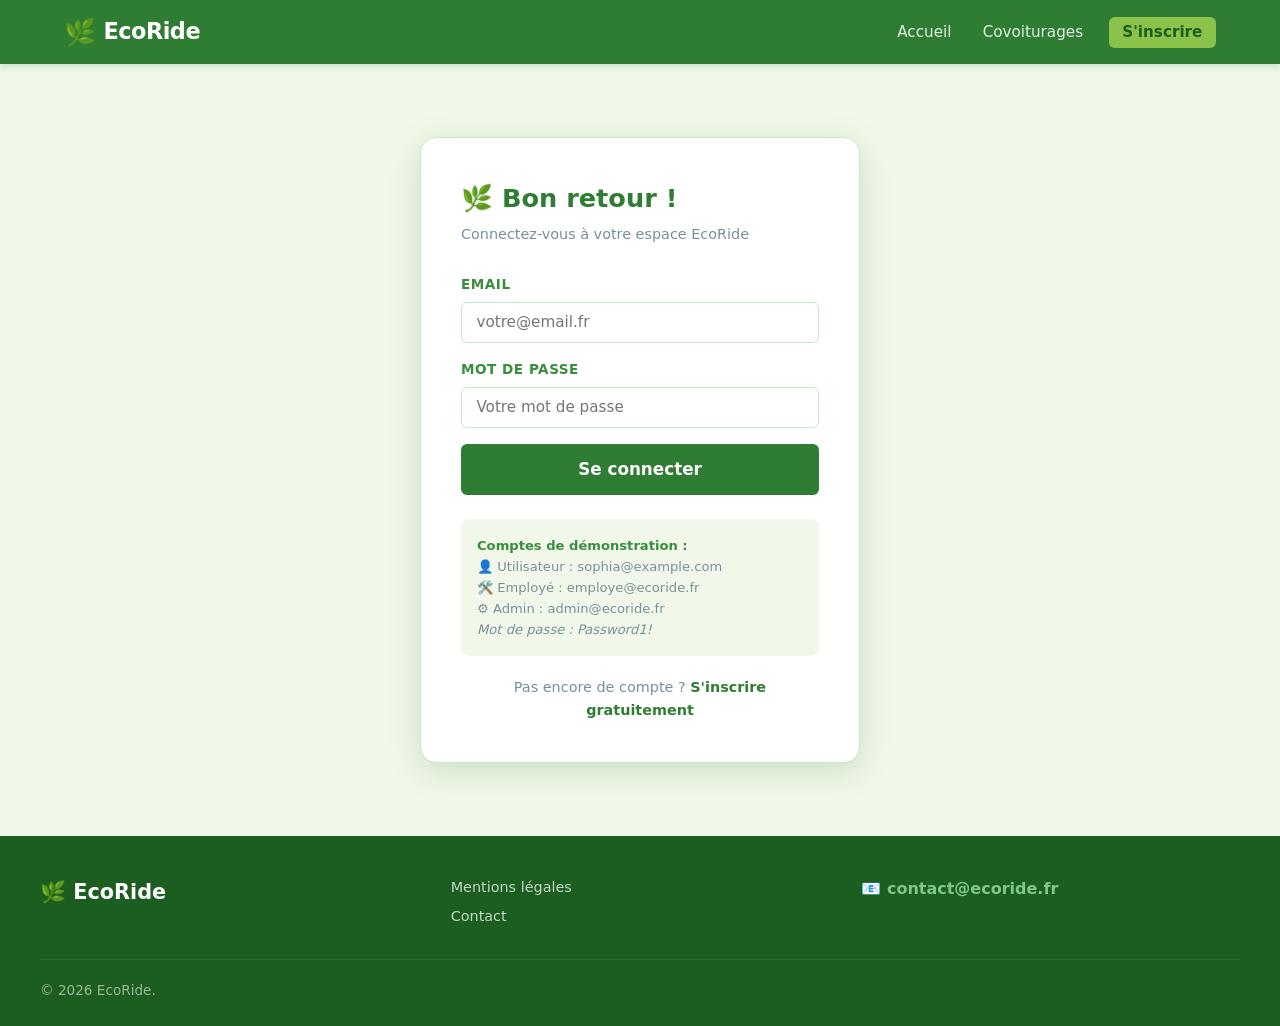
<file: employee/dashboard.html>
<!DOCTYPE html>
<html lang="fr">
<head>
  <meta charset="UTF-8">
  <meta name="viewport" content="width=device-width, initial-scale=1.0">
  <title>Espace Employé – EcoRide</title>
  <style>
:root{--primary:#2E7D32;--primary-light:#4CAF50;--primary-lighter:#81C784;--primary-pale:#C8E6C9;--accent:#8BC34A;--eco-badge:#00897B;--background:#F1F8E9;--surface:#FFFFFF;--surface-alt:#F9FBF7;--text-primary:#1B5E20;--text-secondary:#388E3C;--text-muted:#78909C;--text-dark:#263238;--warning:#F57C00;--error:#C62828;--border:#C8E6C9;--shadow:rgba(46,125,50,0.12);--shadow-md:rgba(46,125,50,0.20);--radius:10px;--radius-sm:6px;--radius-lg:16px;--transition:all 0.2s ease;--font:'Segoe UI',system-ui,-apple-system,sans-serif}
*,*::before,*::after{box-sizing:border-box;margin:0;padding:0}html{scroll-behavior:smooth;font-size:16px}body{font-family:var(--font);background:var(--background);color:var(--text-dark);line-height:1.6;min-height:100vh;display:flex;flex-direction:column}img{max-width:100%;height:auto;display:block}a{color:var(--primary);text-decoration:none;transition:var(--transition)}a:hover{color:var(--primary-light)}ul{list-style:none}button,input,select,textarea{font-family:inherit}
.site-header{background:var(--primary);box-shadow:0 2px 8px var(--shadow-md);position:sticky;top:0;z-index:1000}.nav-container{max-width:1200px;margin:0 auto;padding:0 1.5rem;display:flex;align-items:center;justify-content:space-between;height:64px}.nav-logo{display:flex;align-items:center;gap:.5rem;color:#fff;font-size:1.4rem;font-weight:700}.nav-links{display:flex;align-items:center;gap:.25rem}.nav-links a{color:rgba(255,255,255,.88);padding:.4rem .85rem;border-radius:var(--radius-sm);font-size:.95rem;font-weight:500;transition:var(--transition)}.nav-links a:hover{color:#fff;background:rgba(255,255,255,.18)}
.btn{display:inline-flex;align-items:center;justify-content:center;gap:.45rem;padding:.65rem 1.4rem;border-radius:var(--radius-sm);font-size:.95rem;font-weight:600;cursor:pointer;transition:var(--transition);border:2px solid transparent;white-space:nowrap;text-decoration:none}.btn-primary{background:var(--primary);color:#fff;border-color:var(--primary)}.btn-primary:hover{background:var(--primary-light);border-color:var(--primary-light);color:#fff}.btn-outline{background:transparent;color:var(--primary);border-color:var(--primary)}.btn-outline:hover{background:var(--primary);color:#fff}.btn-danger{background:var(--error);color:#fff;border-color:var(--error)}.btn-danger:hover{background:#B71C1C}.btn-sm{padding:.4rem .9rem;font-size:.85rem}.btn:disabled{opacity:.5;cursor:not-allowed}.w-full{width:100%}
.badge{display:inline-flex;align-items:center;gap:.3rem;padding:.2rem .6rem;border-radius:20px;font-size:.78rem;font-weight:600}.badge-active{background:#E8F5E9;color:var(--primary)}.badge-started{background:#FFF8E1;color:#E65100}.badge-completed{background:#E3F2FD;color:#1565C0}.badge-cancelled{background:#FFEBEE;color:var(--error)}.badge-pending{background:#FFF9C4;color:#F57F17}.badge-approved{background:#E8F5E9;color:var(--primary)}.badge-rejected{background:#FFEBEE;color:var(--error)}
.alert{padding:.85rem 1.25rem;border-radius:var(--radius-sm);font-size:.95rem;margin-bottom:1rem;display:flex;align-items:center;gap:.75rem}.alert-success{background:#E8F5E9;color:#1B5E20;border-left:4px solid var(--primary)}.alert-error{background:#FFEBEE;color:#B71C1C;border-left:4px solid var(--error)}
.text-center{text-align:center}.text-muted{color:var(--text-muted)}.hidden{display:none!important}.mb-2{margin-bottom:1rem}.mb-3{margin-bottom:1.5rem}.empty-state{text-align:center;padding:3rem 1rem;color:var(--text-muted)}.empty-state .icon{font-size:3rem;margin-bottom:1rem}.empty-state h3{margin-bottom:.5rem;color:var(--text-secondary)}
.dashboard-layout{display:grid;grid-template-columns:240px 1fr;min-height:calc(100vh - 64px)}@media(max-width:900px){.dashboard-layout{grid-template-columns:1fr}.sidebar{display:none}.sidebar.open{display:flex}}
.sidebar{background:var(--surface);border-right:1px solid var(--border);padding:1.5rem 0;display:flex;flex-direction:column;position:sticky;top:64px;height:calc(100vh - 64px);overflow-y:auto}.sidebar-user{padding:0 1.25rem 1.25rem;border-bottom:1px solid var(--border);margin-bottom:1rem}.sidebar-user .avatar{width:56px;height:56px;border-radius:50%;object-fit:cover;border:3px solid var(--primary-pale);margin-bottom:.6rem}.sidebar-user .name{font-weight:700;font-size:1rem;color:var(--text-primary)}.sidebar-user .role{font-size:.8rem;color:var(--text-muted);text-transform:capitalize}
.sidebar-nav{flex:1}.sidebar-nav-section{padding:.5rem 1.25rem;font-size:.72rem;font-weight:700;text-transform:uppercase;letter-spacing:1px;color:var(--text-muted);margin-top:.5rem}.sidebar-nav a{display:flex;align-items:center;gap:.75rem;padding:.65rem 1.25rem;color:var(--text-dark);font-size:.93rem;font-weight:500;transition:all .15s;border-left:3px solid transparent}.sidebar-nav a:hover{background:var(--background);color:var(--primary)}.sidebar-nav a.active{background:var(--background);color:var(--primary);border-left-color:var(--primary);font-weight:600}.sidebar-nav a .nav-icon{font-size:1.15rem;width:22px;text-align:center}.sidebar-logout{padding:1.25rem;border-top:1px solid var(--border);margin-top:auto}
.dashboard-main{padding:2rem;overflow-y:auto;background:var(--background)}@media(max-width:640px){.dashboard-main{padding:1rem}}
.page-header{display:flex;align-items:center;justify-content:space-between;margin-bottom:2rem;flex-wrap:wrap;gap:1rem}.page-header h1{font-size:1.6rem;font-weight:800;color:var(--primary)}.page-header .breadcrumb{font-size:.85rem;color:var(--text-muted);margin-top:.15rem}
.stats-grid{display:grid;grid-template-columns:repeat(auto-fit,minmax(180px,1fr));gap:1.25rem;margin-bottom:2rem}.stat-card{background:var(--surface);border-radius:var(--radius);padding:1.5rem;border:1px solid var(--border);box-shadow:0 2px 8px var(--shadow);display:flex;align-items:center;gap:1rem}.stat-icon{width:48px;height:48px;border-radius:var(--radius-sm);display:flex;align-items:center;justify-content:center;font-size:1.5rem;flex-shrink:0}.stat-icon.green{background:#E8F5E9}.stat-icon.teal{background:#E0F2F1}.stat-icon.amber{background:#FFF8E1}.stat-icon.blue{background:#E3F2FD}.stat-value{font-size:1.8rem;font-weight:800;color:var(--primary);line-height:1}.stat-label{font-size:.82rem;color:var(--text-muted);margin-top:.2rem}
.data-table{background:var(--surface);border-radius:var(--radius);border:1px solid var(--border);box-shadow:0 2px 8px var(--shadow);overflow:hidden}.data-table-header{display:flex;align-items:center;justify-content:space-between;padding:1.25rem 1.5rem;border-bottom:1px solid var(--border);background:var(--surface-alt);flex-wrap:wrap;gap:.75rem}.data-table-header h3{color:var(--primary);font-size:1rem}.data-table table{width:100%;border-collapse:collapse}.data-table th{background:var(--background);padding:.75rem 1rem;text-align:left;font-size:.8rem;font-weight:700;text-transform:uppercase;letter-spacing:.5px;color:var(--text-secondary);border-bottom:1px solid var(--border)}.data-table td{padding:.85rem 1rem;border-bottom:1px solid var(--border);font-size:.9rem;vertical-align:middle}.data-table tr:last-child td{border-bottom:none}.data-table tr:hover td{background:var(--background)}.data-table-scroll{overflow-x:auto}
.tabs{display:flex;gap:0;border-bottom:2px solid var(--border);margin-bottom:2rem}.tab-btn{padding:.75rem 1.5rem;background:none;border:none;border-bottom:2px solid transparent;margin-bottom:-2px;cursor:pointer;font-size:.93rem;font-weight:600;color:var(--text-muted);transition:var(--transition)}.tab-btn:hover{color:var(--primary)}.tab-btn.active{color:var(--primary);border-bottom-color:var(--primary)}.tab-content{display:none}.tab-content.active{display:block}
.notif-dot{display:inline-block;width:8px;height:8px;background:var(--warning);border-radius:50%;margin-left:4px;vertical-align:middle}
  </style>
</head>
<body>

<header class="site-header">
  <nav class="nav-container">
    <a href="../index.html" class="nav-logo"><span class="leaf-icon">🌿</span> EcoRide</a>
    <ul class="nav-links">
      <li><span style="color:rgba(255,255,255,.8);font-size:.85rem">👷 Espace Employé</span></li>
      <li><a href="#" class="logout-btn" data-base="../">Déconnexion</a></li>
    </ul>
  </nav>
</header>

<div class="dashboard-layout">
  <aside class="sidebar" id="sidebar">
    <div class="sidebar-user">
      <img src="../assets/avatars/default-avatar.png" class="avatar">
      <div class="name" id="sidebarPseudo">—</div>
      <div class="role">Employé</div>
    </div>
    <nav class="sidebar-nav">
      <div class="sidebar-nav-section">Modération</div>
      <a href="dashboard.html" class="active"><span class="nav-icon">🏠</span> Tableau de bord</a>
      <a href="#" id="linkReviews" onclick="showTab('reviews')"><span class="nav-icon">⭐</span> Avis à valider <span class="notif-dot" id="reviewsDot"></span></a>
      <a href="#" id="linkReported" onclick="showTab('reported')"><span class="nav-icon">⚠️</span> Trajets signalés <span class="notif-dot" id="reportedDot"></span></a>
      <div class="sidebar-nav-section">Navigation</div>
      <a href="../index.html"><span class="nav-icon">🌿</span> Site public</a>
    </nav>
    <div class="sidebar-logout">
      <a href="#" class="btn btn-outline w-full logout-btn" data-base="../">Déconnexion</a>
    </div>
  </aside>

  <main class="dashboard-main">
    <div class="page-header">
      <div><h1>Espace Employé</h1><div class="breadcrumb">Modération des avis et des trajets signalés</div></div>
    </div>

    <div id="globalAlert"></div>

    <!-- Stats rapides -->
    <div class="stats-grid mb-3">
      <div class="stat-card">
        <div class="stat-icon amber">⭐</div>
        <div>
          <div class="stat-value" id="statPending">—</div>
          <div class="stat-label">Avis en attente</div>
        </div>
      </div>
      <div class="stat-card">
        <div class="stat-icon" style="background:#FFEBEE">⚠️</div>
        <div>
          <div class="stat-value" id="statReported">—</div>
          <div class="stat-label">Trajets signalés</div>
        </div>
      </div>
    </div>

    <!-- Tabs -->
    <div class="tabs">
      <button class="tab-btn active" data-tab="reviews" onclick="showTab('reviews')">⭐ Avis à valider</button>
      <button class="tab-btn" data-tab="reported" onclick="showTab('reported')">⚠️ Trajets signalés</button>
    </div>

    <!-- ====================================================== -->
    <!-- Avis à valider                                         -->
    <!-- ====================================================== -->
    <div class="tab-content active" id="tab-reviews">
      <div id="reviewsList">
        <div class="text-center text-muted">Chargement…</div>
      </div>
    </div>

    <!-- ====================================================== -->
    <!-- Trajets signalés                                       -->
    <!-- ====================================================== -->
    <div class="tab-content" id="tab-reported">
      <div id="reportedList">
        <div class="text-center text-muted">Chargement…</div>
      </div>
    </div>
  </main>
</div>

<script src="../js/main.js"></script>
<script>
window.API_BASE = '../php/';
document.addEventListener('DOMContentLoaded', async () => {
  const user = EcoRide.getAuthState();
  if (!user || (user.role !== 'employee' && user.role !== 'admin')) {
    window.location.href = '../login.html';
    return;
  }
  document.getElementById('sidebarPseudo').textContent = user.pseudo;

  // Stats
  const stats = await EcoRide.apiRequest('../php/employee.php', 'GET', { action: 'stats' });
  if (stats.success) {
    document.getElementById('statPending').textContent  = stats.pending_reviews;
    document.getElementById('statReported').textContent = stats.reported_trips;
    if (stats.pending_reviews  > 0) document.getElementById('reviewsDot').style.display  = 'inline-block';
    if (stats.reported_trips   > 0) document.getElementById('reportedDot').style.display = 'inline-block';
  }

  // Charger les avis
  await loadReviews();
  await loadReportedTrips();
});

function showTab(tabName) {
  document.querySelectorAll('.tab-btn').forEach(b => b.classList.remove('active'));
  document.querySelectorAll('.tab-content').forEach(c => c.classList.remove('active'));
  document.querySelector(`[data-tab="${tabName}"]`)?.classList.add('active');
  document.getElementById('tab-' + tabName)?.classList.add('active');
}

async function loadReviews() {
  const data = await EcoRide.apiRequest('../php/reviews.php', 'GET', { action: 'pending' });
  const div  = document.getElementById('reviewsList');
  if (!data.success) { div.innerHTML = '<div class="alert alert-error">Erreur de chargement.</div>'; return; }

  if (data.reviews.length === 0) {
    div.innerHTML = '<div class="empty-state"><div class="icon">✅</div><h3>Aucun avis en attente</h3><p>Tous les avis ont été traités.</p></div>';
    return;
  }

  div.innerHTML = `
    <div class="data-table">
      <div class="data-table-header">
        <h3>⭐ Avis en attente de validation</h3>
        <span class="text-muted" style="font-size:.85rem">${data.reviews.length} avis</span>
      </div>
      <div class="data-table-scroll">
        <table>
          <thead>
            <tr>
              <th>Auteur</th><th>Conducteur</th><th>Trajet</th><th>Note</th><th>Commentaire</th><th>Date</th><th>Actions</th>
            </tr>
          </thead>
          <tbody>
            ${data.reviews.map(r => `
              <tr>
                <td><strong>${r.reviewer_pseudo}</strong></td>
                <td>${r.driver_pseudo}</td>
                <td>${r.departure_city} → ${r.arrival_city}<br><small>${EcoRide.formatDate(r.departure_datetime)}</small></td>
                <td>${'★'.repeat(r.rating)}${'☆'.repeat(5-r.rating)}</td>
                <td style="max-width:200px">${r.comment || '<em class="text-muted">Aucun commentaire</em>'}</td>
                <td>${EcoRide.formatDate(r.created_at)}</td>
                <td>
                  <div style="display:flex;gap:.5rem">
                    <button class="btn btn-sm btn-primary approve-btn" data-id="${r.id}">✅ Valider</button>
                    <button class="btn btn-sm btn-danger reject-btn" data-id="${r.id}">❌ Refuser</button>
                  </div>
                </td>
              </tr>`).join('')}
          </tbody>
        </table>
      </div>
    </div>`;

  div.querySelectorAll('.approve-btn').forEach(btn => {
    btn.addEventListener('click', () => moderateReview(btn.dataset.id, 'approved'));
  });
  div.querySelectorAll('.reject-btn').forEach(btn => {
    btn.addEventListener('click', () => moderateReview(btn.dataset.id, 'rejected'));
  });
}

async function moderateReview(id, decision) {
  const res = await EcoRide.apiRequest('../php/reviews.php', 'POST', { action: 'moderate', review_id: id, decision });
  EcoRide.showAlert(document.getElementById('globalAlert'), res.success ? 'success' : 'error', res.message);
  if (res.success) loadReviews();
}

async function loadReportedTrips() {
  const data = await EcoRide.apiRequest('../php/employee.php', 'GET', { action: 'reported_trips' });
  const div  = document.getElementById('reportedList');
  if (!data.success) { div.innerHTML = '<div class="alert alert-error">Erreur de chargement.</div>'; return; }

  if (data.trips.length === 0) {
    div.innerHTML = '<div class="empty-state"><div class="icon">✅</div><h3>Aucun trajet signalé</h3><p>Aucun incident à traiter.</p></div>';
    return;
  }

  div.innerHTML = `
    <div class="data-table">
      <div class="data-table-header">
        <h3>⚠️ Trajets signalés comme "mal passés"</h3>
      </div>
      <div class="data-table-scroll">
        <table>
          <thead>
            <tr><th>Trajet</th><th>Date</th><th>Conducteur</th><th>Passagers</th><th>Raison du signalement</th><th>Statut</th></tr>
          </thead>
          <tbody>
            ${data.trips.map(t => `
              <tr>
                <td><strong>${t.departure_city} → ${t.arrival_city}</strong></td>
                <td>${EcoRide.formatDate(t.departure_datetime)}</td>
                <td>
                  ${t.driver_pseudo}<br>
                  <small class="text-muted">${t.driver_email}</small>
                </td>
                <td style="max-width:150px;font-size:.85rem">${t.passengers || '<em>Aucun</em>'}</td>
                <td style="max-width:200px;font-size:.85rem">${t.report_reason || '—'}</td>
                <td><span class="badge badge-${t.status}">${t.status}</span></td>
              </tr>`).join('')}
          </tbody>
        </table>
      </div>
    </div>`;
}
</script>
</body>
</html>
</file>
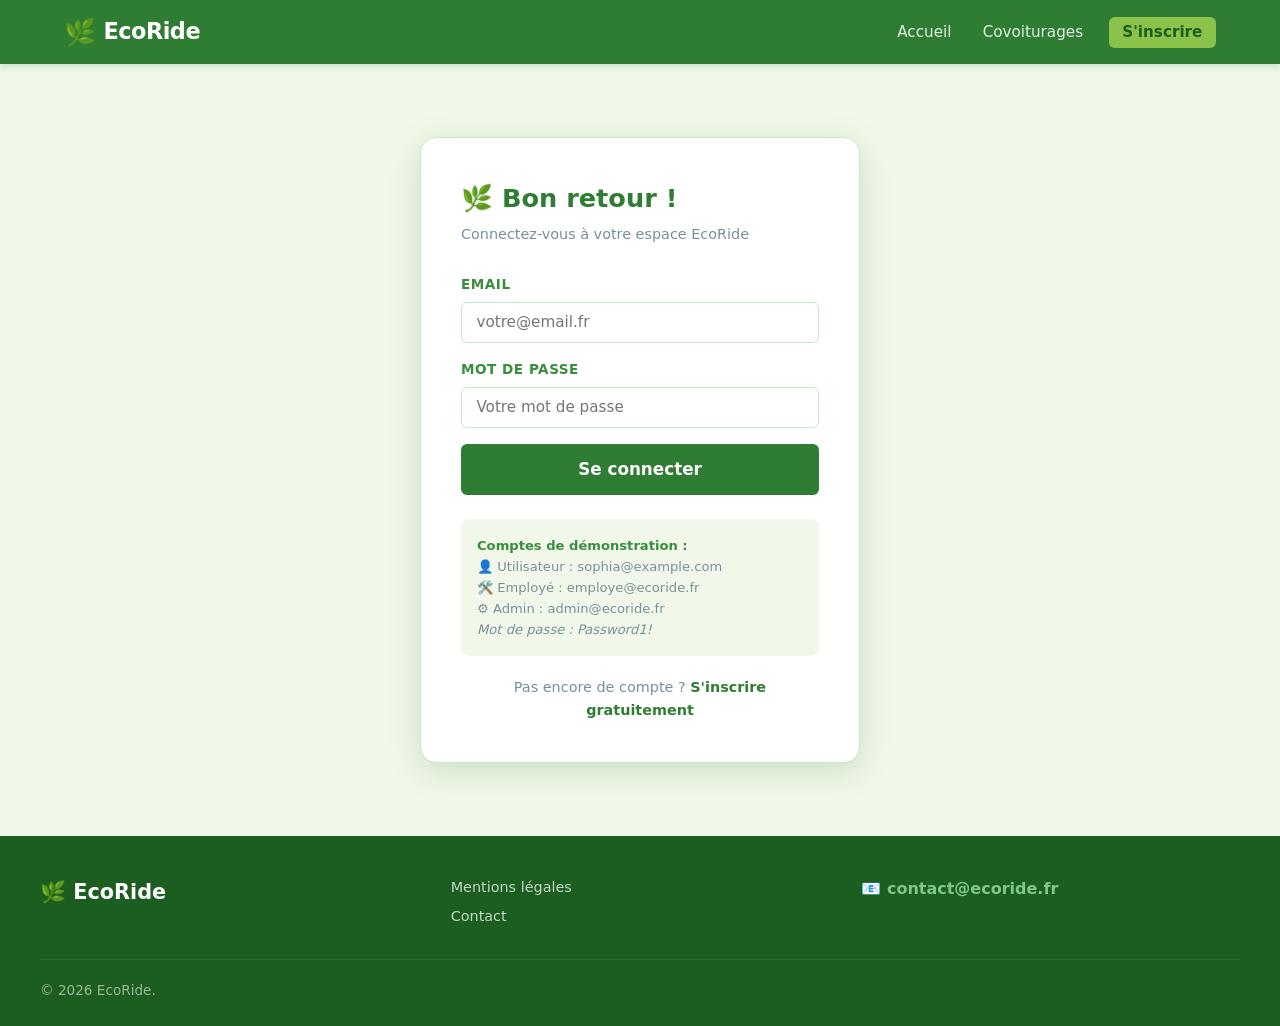
<file: user/dashboard.html>
<!DOCTYPE html>
<html lang="fr">
<head>
  <meta charset="UTF-8">
  <meta name="viewport" content="width=device-width, initial-scale=1.0">
  <title>Mon espace – EcoRide</title>
  <style>
:root{--primary:#2E7D32;--primary-light:#4CAF50;--primary-lighter:#81C784;--primary-pale:#C8E6C9;--accent:#8BC34A;--eco-badge:#00897B;--background:#F1F8E9;--surface:#FFFFFF;--surface-alt:#F9FBF7;--text-primary:#1B5E20;--text-secondary:#388E3C;--text-muted:#78909C;--text-dark:#263238;--warning:#F57C00;--error:#C62828;--border:#C8E6C9;--shadow:rgba(46,125,50,0.12);--shadow-md:rgba(46,125,50,0.20);--radius:10px;--radius-sm:6px;--radius-lg:16px;--transition:all 0.2s ease;--font:'Segoe UI',system-ui,-apple-system,sans-serif}
*,*::before,*::after{box-sizing:border-box;margin:0;padding:0}html{scroll-behavior:smooth;font-size:16px}body{font-family:var(--font);background:var(--background);color:var(--text-dark);line-height:1.6;min-height:100vh;display:flex;flex-direction:column}img{max-width:100%;height:auto;display:block}a{color:var(--primary);text-decoration:none;transition:var(--transition)}a:hover{color:var(--primary-light)}ul{list-style:none}button,input,select,textarea{font-family:inherit}
.site-header{background:var(--primary);box-shadow:0 2px 8px var(--shadow-md);position:sticky;top:0;z-index:1000}.nav-container{max-width:1200px;margin:0 auto;padding:0 1.5rem;display:flex;align-items:center;justify-content:space-between;height:64px}.nav-logo{display:flex;align-items:center;gap:.5rem;color:#fff;font-size:1.4rem;font-weight:700}.nav-links{display:flex;align-items:center;gap:.25rem}.nav-links a{color:rgba(255,255,255,.88);padding:.4rem .85rem;border-radius:var(--radius-sm);font-size:.95rem;font-weight:500;transition:var(--transition)}.nav-links a:hover,.nav-links a.active{color:#fff;background:rgba(255,255,255,.18)}.nav-credits{display:flex;align-items:center;gap:.4rem;color:#fff;font-weight:600;font-size:.9rem;background:rgba(255,255,255,.15);padding:.3rem .75rem;border-radius:20px;margin-left:.5rem}
.form-group{display:flex;flex-direction:column;gap:.4rem}.form-group label{font-size:.85rem;font-weight:600;color:var(--text-secondary);text-transform:uppercase;letter-spacing:.5px}.form-group input,.form-group select,.form-group textarea{padding:.65rem .9rem;border:1.5px solid var(--border);border-radius:var(--radius-sm);background:var(--surface);color:var(--text-dark);font-size:.95rem;transition:var(--transition)}.form-group input:focus,.form-group select:focus{outline:none;border-color:var(--primary-light);box-shadow:0 0 0 3px rgba(76,175,80,.15)}.form-row{display:grid;grid-template-columns:1fr 1fr;gap:1rem}
.btn{display:inline-flex;align-items:center;justify-content:center;gap:.45rem;padding:.65rem 1.4rem;border-radius:var(--radius-sm);font-size:.95rem;font-weight:600;cursor:pointer;transition:var(--transition);border:2px solid transparent;white-space:nowrap;text-decoration:none}.btn-primary{background:var(--primary);color:#fff;border-color:var(--primary)}.btn-primary:hover{background:var(--primary-light);border-color:var(--primary-light);color:#fff}.btn-accent{background:var(--accent);color:var(--text-primary);border-color:var(--accent)}.btn-outline{background:transparent;color:var(--primary);border-color:var(--primary)}.btn-outline:hover{background:var(--primary);color:#fff}.btn-danger{background:var(--error);color:#fff;border-color:var(--error)}.btn-danger:hover{background:#B71C1C}.btn-sm{padding:.4rem .9rem;font-size:.85rem}.btn-lg{padding:.85rem 2rem;font-size:1.05rem}.btn:disabled{opacity:.5;cursor:not-allowed}.btn-icon{padding:.5rem;border-radius:50%}.w-full{width:100%}
.card{background:var(--surface);border-radius:var(--radius);padding:1.5rem;box-shadow:0 2px 12px var(--shadow);border:1px solid var(--border);transition:var(--transition)}.card:hover{box-shadow:0 6px 24px var(--shadow-md);transform:translateY(-2px)}.card-header{display:flex;align-items:center;justify-content:space-between;margin-bottom:1rem;padding-bottom:.75rem;border-bottom:1px solid var(--border)}.card-header h3{color:var(--primary);font-size:1.05rem}
.badge{display:inline-flex;align-items:center;gap:.3rem;padding:.2rem .6rem;border-radius:20px;font-size:.78rem;font-weight:600}.badge-eco{background:#E0F2F1;color:var(--eco-badge)}.badge-active{background:#E8F5E9;color:var(--primary)}.badge-started{background:#FFF8E1;color:#E65100}.badge-completed{background:#E3F2FD;color:#1565C0}.badge-cancelled{background:#FFEBEE;color:var(--error)}.badge-pending{background:#FFF9C4;color:#F57F17}
.alert{padding:.85rem 1.25rem;border-radius:var(--radius-sm);font-size:.95rem;margin-bottom:1rem;display:flex;align-items:center;gap:.75rem}.alert-success{background:#E8F5E9;color:#1B5E20;border-left:4px solid var(--primary)}.alert-error{background:#FFEBEE;color:#B71C1C;border-left:4px solid var(--error)}.alert-info{background:#E3F2FD;color:#0D47A1;border-left:4px solid #1976D2}.alert-warning{background:#FFF8E1;color:#E65100;border-left:4px solid #FF8F00}
.text-center{text-align:center}.text-muted{color:var(--text-muted)}.text-primary{color:var(--primary)}.hidden{display:none!important}.flex-between{display:flex;justify-content:space-between;align-items:center}.flex-center{display:flex;align-items:center;justify-content:center}.mb-1{margin-bottom:.5rem}.mb-2{margin-bottom:1rem}.mb-3{margin-bottom:1.5rem}.mt-1{margin-top:.5rem}.mt-2{margin-top:1rem}.mt-3{margin-top:1.5rem}.w-full{width:100%}.empty-state{text-align:center;padding:3rem 1rem;color:var(--text-muted)}.empty-state .icon{font-size:3rem;margin-bottom:1rem}.empty-state h3{margin-bottom:.5rem;color:var(--text-secondary)}
/* Dashboard */
.dashboard-layout{display:grid;grid-template-columns:240px 1fr;min-height:calc(100vh - 64px)}@media(max-width:900px){.dashboard-layout{grid-template-columns:1fr}.sidebar{display:none}.sidebar.open{display:flex}}
.sidebar{background:var(--surface);border-right:1px solid var(--border);padding:1.5rem 0;display:flex;flex-direction:column;position:sticky;top:64px;height:calc(100vh - 64px);overflow-y:auto}.sidebar-user{padding:0 1.25rem 1.25rem;border-bottom:1px solid var(--border);margin-bottom:1rem}.sidebar-user .avatar{width:56px;height:56px;border-radius:50%;object-fit:cover;border:3px solid var(--primary-pale);margin-bottom:.6rem}.sidebar-user .name{font-weight:700;font-size:1rem;color:var(--text-primary)}.sidebar-user .role{font-size:.8rem;color:var(--text-muted);text-transform:capitalize}.sidebar-credits{display:flex;align-items:center;gap:.4rem;background:var(--primary-pale);color:var(--primary);padding:.35rem .75rem;border-radius:20px;font-size:.85rem;font-weight:700;margin-top:.5rem;width:fit-content}
.sidebar-nav{flex:1}.sidebar-nav-section{padding:.5rem 1.25rem;font-size:.72rem;font-weight:700;text-transform:uppercase;letter-spacing:1px;color:var(--text-muted);margin-top:.5rem}.sidebar-nav a{display:flex;align-items:center;gap:.75rem;padding:.65rem 1.25rem;color:var(--text-dark);font-size:.93rem;font-weight:500;transition:all .15s;border-left:3px solid transparent}.sidebar-nav a:hover{background:var(--background);color:var(--primary)}.sidebar-nav a.active{background:var(--background);color:var(--primary);border-left-color:var(--primary);font-weight:600}.sidebar-nav a .nav-icon{font-size:1.15rem;width:22px;text-align:center}.sidebar-logout{padding:1.25rem;border-top:1px solid var(--border);margin-top:auto}
.dashboard-main{padding:2rem;overflow-y:auto;background:var(--background)}@media(max-width:640px){.dashboard-main{padding:1rem}}
.page-header{display:flex;align-items:center;justify-content:space-between;margin-bottom:2rem;flex-wrap:wrap;gap:1rem}.page-header h1{font-size:1.6rem;font-weight:800;color:var(--primary)}.page-header .breadcrumb{font-size:.85rem;color:var(--text-muted);margin-top:.15rem}
.stats-grid{display:grid;grid-template-columns:repeat(auto-fit,minmax(180px,1fr));gap:1.25rem;margin-bottom:2rem}.stat-card{background:var(--surface);border-radius:var(--radius);padding:1.5rem;border:1px solid var(--border);box-shadow:0 2px 8px var(--shadow);display:flex;align-items:center;gap:1rem}.stat-icon{width:48px;height:48px;border-radius:var(--radius-sm);display:flex;align-items:center;justify-content:center;font-size:1.5rem;flex-shrink:0}.stat-icon.green{background:#E8F5E9}.stat-icon.teal{background:#E0F2F1}.stat-icon.amber{background:#FFF8E1}.stat-icon.blue{background:#E3F2FD}.stat-value{font-size:1.8rem;font-weight:800;color:var(--primary);line-height:1}.stat-label{font-size:.82rem;color:var(--text-muted);margin-top:.2rem}
.data-table{background:var(--surface);border-radius:var(--radius);border:1px solid var(--border);box-shadow:0 2px 8px var(--shadow);overflow:hidden}.data-table-header{display:flex;align-items:center;justify-content:space-between;padding:1.25rem 1.5rem;border-bottom:1px solid var(--border);background:var(--surface-alt);flex-wrap:wrap;gap:.75rem}.data-table-header h3{color:var(--primary);font-size:1rem}.data-table table{width:100%;border-collapse:collapse}.data-table th{background:var(--background);padding:.75rem 1rem;text-align:left;font-size:.8rem;font-weight:700;text-transform:uppercase;letter-spacing:.5px;color:var(--text-secondary);border-bottom:1px solid var(--border)}.data-table td{padding:.85rem 1rem;border-bottom:1px solid var(--border);font-size:.9rem;vertical-align:middle}.data-table tr:last-child td{border-bottom:none}.data-table tr:hover td{background:var(--background)}.data-table-scroll{overflow-x:auto}
.form-panel{background:var(--surface);border-radius:var(--radius);padding:2rem;border:1px solid var(--border);box-shadow:0 2px 8px var(--shadow);margin-bottom:1.5rem}.form-panel h2{color:var(--primary);font-size:1.15rem;margin-bottom:1.5rem;padding-bottom:.75rem;border-bottom:2px solid var(--primary-pale)}.form-panel form{display:flex;flex-direction:column;gap:1rem}
.toggle-switch{position:relative;display:inline-flex;align-items:center;cursor:pointer;gap:.6rem}.toggle-switch input{display:none}.toggle-track{width:44px;height:24px;background:#ccc;border-radius:12px;position:relative;transition:background .2s}.toggle-track::after{content:'';position:absolute;top:3px;left:3px;width:18px;height:18px;border-radius:50%;background:#fff;transition:transform .2s;box-shadow:0 1px 3px rgba(0,0,0,.2)}.toggle-switch input:checked+.toggle-track{background:var(--primary)}.toggle-switch input:checked+.toggle-track::after{transform:translateX(20px)}.toggle-label{font-size:.9rem;font-weight:500}
.tabs{display:flex;gap:0;border-bottom:2px solid var(--border);margin-bottom:2rem}.tab-btn{padding:.75rem 1.5rem;background:none;border:none;border-bottom:2px solid transparent;margin-bottom:-2px;cursor:pointer;font-size:.93rem;font-weight:600;color:var(--text-muted);transition:var(--transition)}.tab-btn:hover{color:var(--primary)}.tab-btn.active{color:var(--primary);border-bottom-color:var(--primary)}.tab-content{display:none}.tab-content.active{display:block}
.vehicle-card{display:flex;align-items:center;gap:1rem;padding:1rem 1.25rem;background:var(--surface);border:1px solid var(--border);border-radius:var(--radius);margin-bottom:.75rem;box-shadow:0 1px 4px var(--shadow)}.vehicle-icon{font-size:2rem}.vehicle-info{flex:1}.vehicle-info .name{font-weight:700;color:var(--text-primary)}.vehicle-info .details{font-size:.85rem;color:var(--text-muted)}.vehicle-energy{display:flex;align-items:center;gap:.3rem;font-size:.82rem;padding:.2rem .6rem;border-radius:20px}.energy-electrique{background:#E0F2F1;color:var(--eco-badge)}.energy-hybride{background:#E8F5E9;color:var(--primary)}.energy-essence{background:#FFF8E1;color:#E65100}.energy-diesel{background:#ECEFF1;color:#546E7A}
.trip-history-item{display:flex;align-items:center;justify-content:space-between;padding:1rem 1.25rem;background:var(--surface);border:1px solid var(--border);border-radius:var(--radius);margin-bottom:.75rem;flex-wrap:wrap;gap:.75rem}.trip-history-route{font-weight:700;color:var(--text-primary)}.trip-history-meta{font-size:.85rem;color:var(--text-muted)}.trip-history-actions{display:flex;gap:.5rem;flex-wrap:wrap}
.notif-dot{display:inline-block;width:8px;height:8px;background:var(--warning);border-radius:50%;margin-left:4px;vertical-align:middle}.status-dot{display:inline-block;width:8px;height:8px;border-radius:50%;margin-right:6px}.status-dot.active{background:var(--primary)}.status-dot.suspended{background:var(--error)}
.table-search{display:flex;align-items:center;gap:.5rem}.table-search input{padding:.45rem .75rem;border:1.5px solid var(--border);border-radius:var(--radius-sm);font-size:.88rem;background:var(--surface);color:var(--text-dark);min-width:200px}.table-search input:focus{outline:none;border-color:var(--primary-light)}
.sidebar-toggle{display:none;position:fixed;bottom:1.5rem;right:1.5rem;z-index:999;width:52px;height:52px;border-radius:50%;background:var(--primary);color:#fff;font-size:1.4rem;box-shadow:0 4px 16px var(--shadow-md)}@media(max-width:900px){.sidebar-toggle{display:flex;align-items:center;justify-content:center}}
.seats-bar{height:6px;background:var(--border);border-radius:3px;overflow:hidden;margin-top:4px}.seats-bar-fill{height:100%;background:var(--primary-light);border-radius:3px;transition:width .3s}
.charts-grid{display:grid;grid-template-columns:1fr 1fr;gap:1.5rem;margin-bottom:2rem}@media(max-width:800px){.charts-grid{grid-template-columns:1fr}}.chart-card{background:var(--surface);border-radius:var(--radius);padding:1.5rem;border:1px solid var(--border);box-shadow:0 2px 8px var(--shadow)}.chart-card h3{color:var(--primary);margin-bottom:1.25rem;font-size:1rem}.chart-container{position:relative;height:240px}
  </style>
</head>
<body>

<header class="site-header">
  <nav class="nav-container">
    <a href="../index.html" class="nav-logo"><span class="leaf-icon">🌿</span> EcoRide</a>
    <ul class="nav-links" id="navLinks">
      <li><a href="../search.html">Covoiturages</a></li>
      <li><span class="nav-credits">🪙 <span id="navCredits">—</span></span></li>
      <li><a href="#" class="logout-btn" data-base="../">Déconnexion</a></li>
    </ul>
  </nav>
</header>

<div class="dashboard-layout">
  <!-- Sidebar -->
  <aside class="sidebar" id="sidebar">
    <div class="sidebar-user">
      <img src="../assets/avatars/default-avatar.png" alt="Avatar" class="avatar" id="sidebarAvatar">
      <div class="name" id="sidebarPseudo">—</div>
      <div class="role" id="sidebarRole">Utilisateur</div>
      <div class="sidebar-credits">🪙 <span id="sidebarCredits">—</span> crédits</div>
    </div>
    <nav class="sidebar-nav">
      <div class="sidebar-nav-section">Mon espace</div>
      <a href="dashboard.html" class="active"><span class="nav-icon">🏠</span> Tableau de bord</a>
      <a href="profile.html"><span class="nav-icon">👤</span> Mon profil</a>
      <a href="my-trips.html"><span class="nav-icon">🗓️</span> Mes trajets</a>
      <div class="sidebar-nav-section">Conducteur</div>
      <a href="vehicles.html" id="driverVehiclesLink"><span class="nav-icon">🚗</span> Mes véhicules</a>
      <a href="publish-trip.html" id="driverPublishLink"><span class="nav-icon">➕</span> Publier un trajet</a>
      <div class="sidebar-nav-section">Navigation</div>
      <a href="../search.html"><span class="nav-icon">🔍</span> Rechercher</a>
    </nav>
    <div class="sidebar-logout">
      <a href="#" class="btn btn-outline w-full logout-btn" data-base="../">Déconnexion</a>
    </div>
  </aside>

  <!-- Contenu principal -->
  <main class="dashboard-main">
    <div class="page-header">
      <div>
        <h1>Tableau de bord</h1>
        <div class="breadcrumb">Bienvenue sur votre espace EcoRide</div>
      </div>
      <a href="../search.html" class="btn btn-primary">🔍 Trouver un trajet</a>
    </div>

    <!-- Statut conducteur/passager -->
    <div class="card mb-3" id="statusCard">
      <div class="card-header"><h3>⚙️ Mon statut</h3></div>
      <p class="text-muted mb-2" style="font-size:.9rem">Choisissez votre rôle sur la plateforme (vous pouvez cumuler les deux).</p>
      <form id="statusForm" style="display:flex;gap:1.5rem;flex-wrap:wrap;align-items:center">
        <label class="toggle-switch">
          <input type="checkbox" id="isDriver" name="is_driver">
          <div class="toggle-track"></div>
          <span class="toggle-label">🚗 Conducteur</span>
        </label>
        <label class="toggle-switch">
          <input type="checkbox" id="isPassenger" name="is_passenger" checked>
          <div class="toggle-track"></div>
          <span class="toggle-label">🧳 Passager</span>
        </label>
        <button type="submit" class="btn btn-primary btn-sm">Enregistrer</button>
        <div id="statusAlert" style="flex:1"></div>
      </form>
    </div>

    <!-- Statistiques -->
    <div class="stats-grid">
      <div class="stat-card">
        <div class="stat-icon green">🪙</div>
        <div>
          <div class="stat-value" id="creditsValue">—</div>
          <div class="stat-label">Crédits disponibles</div>
        </div>
      </div>
      <div class="stat-card">
        <div class="stat-icon teal">🚗</div>
        <div>
          <div class="stat-value" id="driverTripsCount">—</div>
          <div class="stat-label">Trajets conduits</div>
        </div>
      </div>
      <div class="stat-card">
        <div class="stat-icon amber">🧳</div>
        <div>
          <div class="stat-value" id="passengerTripsCount">—</div>
          <div class="stat-label">Trajets effectués</div>
        </div>
      </div>
      <div class="stat-card">
        <div class="stat-icon blue">⭐</div>
        <div>
          <div class="stat-value" id="avgRatingValue">—</div>
          <div class="stat-label">Ma note moyenne</div>
        </div>
      </div>
    </div>

    <!-- Prochains trajets -->
    <div class="data-table mb-3">
      <div class="data-table-header">
        <h3>🗓️ Prochains trajets</h3>
        <a href="my-trips.html" class="btn btn-sm btn-outline">Voir tout</a>
      </div>
      <div id="upcomingTrips" style="padding:1rem">
        <div class="text-center text-muted">Chargement…</div>
      </div>
    </div>

    <!-- Raccourcis rapides -->
    <div style="display:grid;grid-template-columns:repeat(auto-fill,minmax(220px,1fr));gap:1rem">
      <a href="publish-trip.html" class="card" style="text-decoration:none;text-align:center" id="publishCard">
        <div style="font-size:2.5rem;margin-bottom:.5rem">➕</div>
        <div style="font-weight:700;color:var(--primary)">Publier un trajet</div>
        <div style="font-size:.85rem;color:var(--text-muted)">Proposer un covoiturage</div>
      </a>
      <a href="../search.html" class="card" style="text-decoration:none;text-align:center">
        <div style="font-size:2.5rem;margin-bottom:.5rem">🔍</div>
        <div style="font-weight:700;color:var(--primary)">Rechercher</div>
        <div style="font-size:.85rem;color:var(--text-muted)">Trouver un covoiturage</div>
      </a>
      <a href="vehicles.html" class="card" style="text-decoration:none;text-align:center" id="vehiclesCard">
        <div style="font-size:2.5rem;margin-bottom:.5rem">🚗</div>
        <div style="font-weight:700;color:var(--primary)">Mes véhicules</div>
        <div style="font-size:.85rem;color:var(--text-muted)">Gérer mes voitures</div>
      </a>
      <a href="profile.html" class="card" style="text-decoration:none;text-align:center">
        <div style="font-size:2.5rem;margin-bottom:.5rem">👤</div>
        <div style="font-weight:700;color:var(--primary)">Mon profil</div>
        <div style="font-size:.85rem;color:var(--text-muted)">Préférences & véhicules</div>
      </a>
    </div>
  </main>
</div>

<button class="sidebar-toggle btn btn-primary btn-icon" id="sidebarToggle" aria-label="Menu">☰</button>

<script src="../js/main.js"></script>
<script>
window.API_BASE = '../php/';
document.addEventListener('DOMContentLoaded', async () => {
  const user = EcoRide.getAuthState();
  if (!user) { window.location.href = '../login.html'; return; }

  // Mettre à jour l'affichage
  document.getElementById('sidebarPseudo').textContent  = user.pseudo;
  document.getElementById('sidebarCredits').textContent = user.credits ?? '—';
  document.getElementById('navCredits').textContent     = user.credits ?? '—';
  document.getElementById('creditsValue').textContent   = user.credits ?? '—';

  // Charger le profil
  const me = await EcoRide.apiRequest('../php/auth.php', 'GET', { action: 'me' });
  if (me.success) {
    document.getElementById('isDriver').checked    = !!me.user.is_driver;
    document.getElementById('isPassenger').checked = !!me.user.is_passenger;
    if (!me.user.is_driver) {
      document.getElementById('publishCard').style.opacity  = '.5';
      document.getElementById('vehiclesCard').style.opacity = '.5';
    }
  }

  // Charger les trajets
  const trips = await EcoRide.apiRequest('../php/trips.php', 'GET', { action: 'my_trips' });
  if (trips.success) {
    const upcoming = trips.trips.filter(t => t.status === 'active' || t.status === 'started').slice(0, 3);
    const driver   = trips.trips.filter(t => t.my_role === 'driver').length;
    const passenger= trips.trips.filter(t => t.my_role === 'passenger').length;
    document.getElementById('driverTripsCount').textContent   = driver;
    document.getElementById('passengerTripsCount').textContent= passenger;

    const div = document.getElementById('upcomingTrips');
    if (upcoming.length === 0) {
      div.innerHTML = '<div class="empty-state"><div class="icon">🗓️</div><h3>Aucun trajet à venir</h3><p><a href="../search.html">Trouver un covoiturage</a></p></div>';
    } else {
      div.innerHTML = upcoming.map(t => `
        <div class="trip-history-item">
          <div>
            <div class="trip-history-route">${t.departure_city} → ${t.arrival_city}</div>
            <div class="trip-history-meta">${EcoRide.formatDateTime(t.departure_datetime)} · ${t.my_role === 'driver' ? '🚗 Conducteur' : '🧳 Passager'}</div>
          </div>
          <div class="trip-history-actions">
            <span class="badge badge-${t.status}">${t.status}</span>
            <a href="../trip-detail.html?id=${t.id}" class="btn btn-sm btn-outline">Voir</a>
          </div>
        </div>`).join('');
    }
  }

  // Sauvegarder statut
  document.getElementById('statusForm').addEventListener('submit', async (e) => {
    e.preventDefault();
    const fd = new FormData(e.target);
    fd.append('action', 'update_status');
    const res = await EcoRide.apiRequest('../php/vehicles.php', 'POST', fd);
    EcoRide.showAlert(document.getElementById('statusAlert'), res.success ? 'success' : 'error', res.message);
  });

  // Toggle sidebar mobile
  document.getElementById('sidebarToggle')?.addEventListener('click', () => {
    document.getElementById('sidebar').classList.toggle('open');
  });
});
</script>
</body>
</html>
</file>
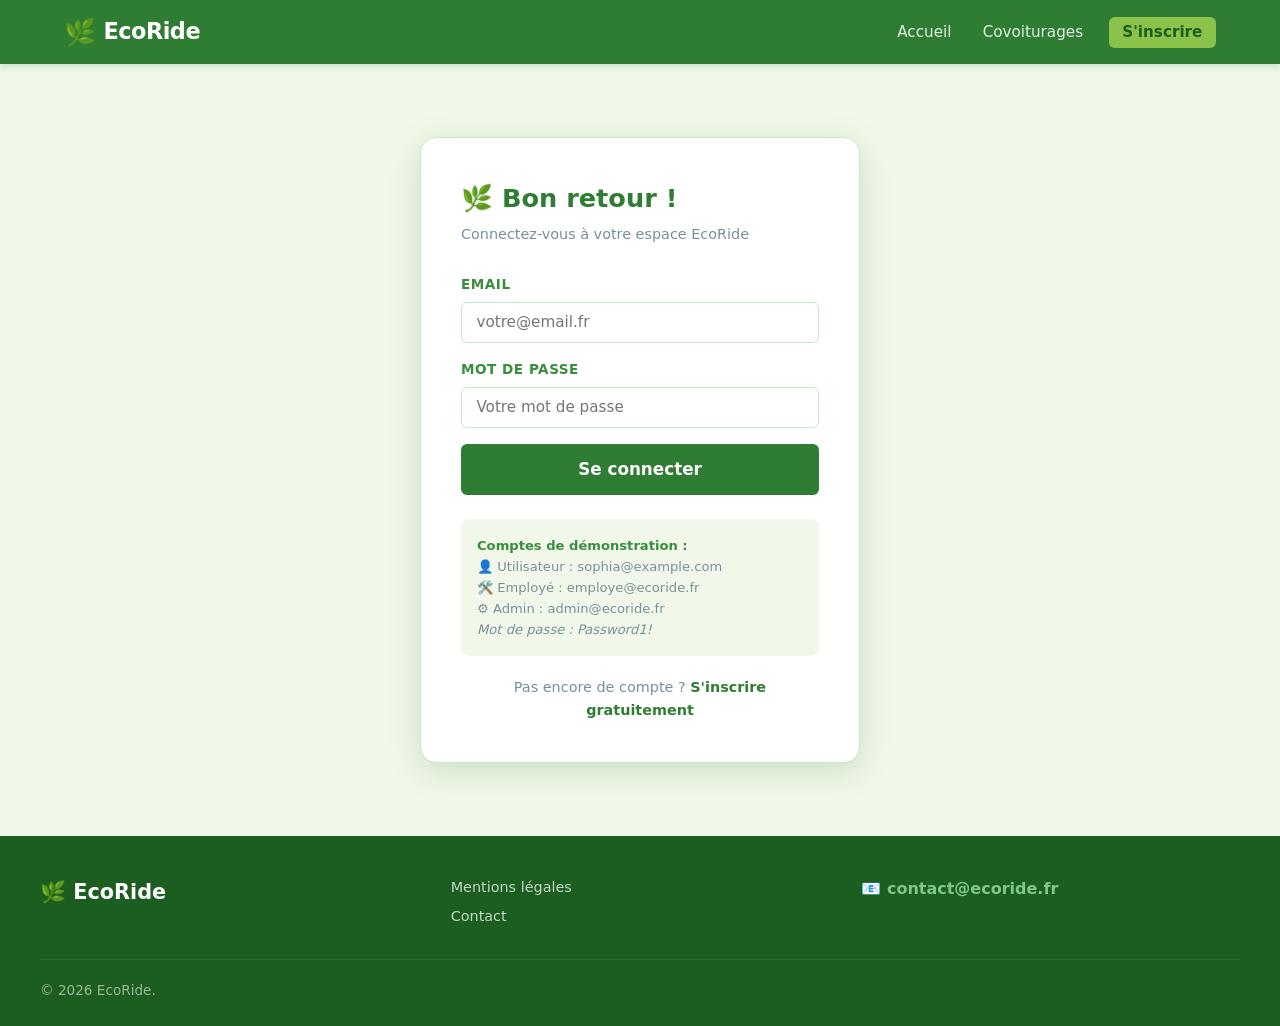
<file: user/my-trips.html>
<!DOCTYPE html>
<html lang="fr">
<head>
  <meta charset="UTF-8">
  <meta name="viewport" content="width=device-width, initial-scale=1.0">
  <title>Mes trajets – EcoRide</title>
  <style>
:root{--primary:#2E7D32;--primary-light:#4CAF50;--primary-lighter:#81C784;--primary-pale:#C8E6C9;--accent:#8BC34A;--eco-badge:#00897B;--background:#F1F8E9;--surface:#FFFFFF;--surface-alt:#F9FBF7;--text-primary:#1B5E20;--text-secondary:#388E3C;--text-muted:#78909C;--text-dark:#263238;--warning:#F57C00;--error:#C62828;--border:#C8E6C9;--shadow:rgba(46,125,50,0.12);--shadow-md:rgba(46,125,50,0.20);--radius:10px;--radius-sm:6px;--radius-lg:16px;--transition:all 0.2s ease;--font:'Segoe UI',system-ui,-apple-system,sans-serif}
*,*::before,*::after{box-sizing:border-box;margin:0;padding:0}html{scroll-behavior:smooth;font-size:16px}body{font-family:var(--font);background:var(--background);color:var(--text-dark);line-height:1.6;min-height:100vh;display:flex;flex-direction:column}img{max-width:100%;height:auto;display:block}a{color:var(--primary);text-decoration:none;transition:var(--transition)}a:hover{color:var(--primary-light)}ul{list-style:none}button,input,select,textarea{font-family:inherit}
.site-header{background:var(--primary);box-shadow:0 2px 8px var(--shadow-md);position:sticky;top:0;z-index:1000}.nav-container{max-width:1200px;margin:0 auto;padding:0 1.5rem;display:flex;align-items:center;justify-content:space-between;height:64px}.nav-logo{display:flex;align-items:center;gap:.5rem;color:#fff;font-size:1.4rem;font-weight:700}.nav-links{display:flex;align-items:center;gap:.25rem}.nav-links a{color:rgba(255,255,255,.88);padding:.4rem .85rem;border-radius:var(--radius-sm);font-size:.95rem;font-weight:500;transition:var(--transition)}.nav-links a:hover,.nav-links a.active{color:#fff;background:rgba(255,255,255,.18)}.nav-credits{display:flex;align-items:center;gap:.4rem;color:#fff;font-weight:600;font-size:.9rem;background:rgba(255,255,255,.15);padding:.3rem .75rem;border-radius:20px;margin-left:.5rem}
.btn{display:inline-flex;align-items:center;justify-content:center;gap:.45rem;padding:.65rem 1.4rem;border-radius:var(--radius-sm);font-size:.95rem;font-weight:600;cursor:pointer;transition:var(--transition);border:2px solid transparent;white-space:nowrap;text-decoration:none}.btn-primary{background:var(--primary);color:#fff;border-color:var(--primary)}.btn-primary:hover{background:var(--primary-light);border-color:var(--primary-light);color:#fff}.btn-accent{background:var(--accent);color:var(--text-primary);border-color:var(--accent)}.btn-outline{background:transparent;color:var(--primary);border-color:var(--primary)}.btn-outline:hover{background:var(--primary);color:#fff}.btn-danger{background:var(--error);color:#fff;border-color:var(--error)}.btn-danger:hover{background:#B71C1C}.btn-sm{padding:.4rem .9rem;font-size:.85rem}.btn:disabled{opacity:.5;cursor:not-allowed}.w-full{width:100%}
.badge{display:inline-flex;align-items:center;gap:.3rem;padding:.2rem .6rem;border-radius:20px;font-size:.78rem;font-weight:600}.badge-eco{background:#E0F2F1;color:var(--eco-badge)}.badge-active{background:#E8F5E9;color:var(--primary)}.badge-started{background:#FFF8E1;color:#E65100}.badge-completed{background:#E3F2FD;color:#1565C0}.badge-cancelled{background:#FFEBEE;color:var(--error)}
.modal-overlay{position:fixed;inset:0;background:rgba(0,0,0,.5);z-index:2000;display:flex;align-items:center;justify-content:center;padding:1rem;opacity:0;visibility:hidden;transition:var(--transition)}.modal-overlay.open{opacity:1;visibility:visible}.modal{background:var(--surface);border-radius:var(--radius-lg);padding:2rem;max-width:480px;width:100%;box-shadow:0 20px 60px rgba(0,0,0,.3);transform:translateY(20px);transition:var(--transition)}.modal-overlay.open .modal{transform:translateY(0)}.modal-header{display:flex;align-items:center;justify-content:space-between;margin-bottom:1.25rem}.modal-header h3{color:var(--primary);font-size:1.15rem}.modal-close{background:none;border:none;font-size:1.5rem;cursor:pointer;color:var(--text-muted);line-height:1}.modal-close:hover{color:var(--error)}
.form-group{display:flex;flex-direction:column;gap:.4rem}.form-group label{font-size:.85rem;font-weight:600;color:var(--text-secondary);text-transform:uppercase;letter-spacing:.5px}.form-group textarea{padding:.65rem .9rem;border:1.5px solid var(--border);border-radius:var(--radius-sm);background:var(--surface);color:var(--text-dark);font-size:.95rem;resize:vertical;min-height:100px}
.alert{padding:.85rem 1.25rem;border-radius:var(--radius-sm);font-size:.95rem;margin-bottom:1rem;display:flex;align-items:center;gap:.75rem}.alert-success{background:#E8F5E9;color:#1B5E20;border-left:4px solid var(--primary)}.alert-error{background:#FFEBEE;color:#B71C1C;border-left:4px solid var(--error)}
.text-center{text-align:center}.text-muted{color:var(--text-muted)}.hidden{display:none!important}.empty-state{text-align:center;padding:3rem 1rem;color:var(--text-muted)}.empty-state .icon{font-size:3rem;margin-bottom:1rem}.empty-state h3{margin-bottom:.5rem;color:var(--text-secondary)}
.dashboard-layout{display:grid;grid-template-columns:240px 1fr;min-height:calc(100vh - 64px)}@media(max-width:900px){.dashboard-layout{grid-template-columns:1fr}.sidebar{display:none}.sidebar.open{display:flex}}
.sidebar{background:var(--surface);border-right:1px solid var(--border);padding:1.5rem 0;display:flex;flex-direction:column;position:sticky;top:64px;height:calc(100vh - 64px);overflow-y:auto}.sidebar-user{padding:0 1.25rem 1.25rem;border-bottom:1px solid var(--border);margin-bottom:1rem}.sidebar-user .avatar{width:56px;height:56px;border-radius:50%;object-fit:cover;border:3px solid var(--primary-pale);margin-bottom:.6rem}.sidebar-user .name{font-weight:700;font-size:1rem;color:var(--text-primary)}.sidebar-credits{display:flex;align-items:center;gap:.4rem;background:var(--primary-pale);color:var(--primary);padding:.35rem .75rem;border-radius:20px;font-size:.85rem;font-weight:700;margin-top:.5rem;width:fit-content}
.sidebar-nav{flex:1}.sidebar-nav-section{padding:.5rem 1.25rem;font-size:.72rem;font-weight:700;text-transform:uppercase;letter-spacing:1px;color:var(--text-muted);margin-top:.5rem}.sidebar-nav a{display:flex;align-items:center;gap:.75rem;padding:.65rem 1.25rem;color:var(--text-dark);font-size:.93rem;font-weight:500;transition:all .15s;border-left:3px solid transparent}.sidebar-nav a:hover{background:var(--background);color:var(--primary)}.sidebar-nav a.active{background:var(--background);color:var(--primary);border-left-color:var(--primary);font-weight:600}.sidebar-nav a .nav-icon{font-size:1.15rem;width:22px;text-align:center}.sidebar-logout{padding:1.25rem;border-top:1px solid var(--border);margin-top:auto}
.dashboard-main{padding:2rem;overflow-y:auto;background:var(--background)}@media(max-width:640px){.dashboard-main{padding:1rem}}
.page-header{display:flex;align-items:center;justify-content:space-between;margin-bottom:2rem;flex-wrap:wrap;gap:1rem}.page-header h1{font-size:1.6rem;font-weight:800;color:var(--primary)}.page-header .breadcrumb{font-size:.85rem;color:var(--text-muted);margin-top:.15rem}
.tabs{display:flex;gap:0;border-bottom:2px solid var(--border);margin-bottom:2rem}.tab-btn{padding:.75rem 1.5rem;background:none;border:none;border-bottom:2px solid transparent;margin-bottom:-2px;cursor:pointer;font-size:.93rem;font-weight:600;color:var(--text-muted);transition:var(--transition)}.tab-btn:hover{color:var(--primary)}.tab-btn.active{color:var(--primary);border-bottom-color:var(--primary)}.tab-content{display:none}.tab-content.active{display:block}
.trip-history-item{display:flex;align-items:center;justify-content:space-between;padding:1rem 1.25rem;background:var(--surface);border:1px solid var(--border);border-radius:var(--radius);margin-bottom:.75rem;flex-wrap:wrap;gap:.75rem}.trip-history-route{font-weight:700;color:var(--text-primary)}.trip-history-meta{font-size:.85rem;color:var(--text-muted)}.trip-history-actions{display:flex;gap:.5rem;flex-wrap:wrap}
  </style>
</head>
<body>

<header class="site-header">
  <nav class="nav-container">
    <a href="../index.html" class="nav-logo"><span class="leaf-icon">🌿</span> EcoRide</a>
    <ul class="nav-links">
      <li><span class="nav-credits">🪙 <span id="navCredits">—</span></span></li>
      <li><a href="#" class="logout-btn" data-base="../">Déconnexion</a></li>
    </ul>
  </nav>
</header>

<div class="dashboard-layout">
  <aside class="sidebar" id="sidebar">
    <div class="sidebar-user">
      <img src="../assets/avatars/default-avatar.png" class="avatar">
      <div class="name" id="sidebarPseudo">—</div>
      <div class="sidebar-credits">🪙 <span id="sidebarCredits">—</span> crédits</div>
    </div>
    <nav class="sidebar-nav">
      <div class="sidebar-nav-section">Mon espace</div>
      <a href="dashboard.html"><span class="nav-icon">🏠</span> Tableau de bord</a>
      <a href="profile.html"><span class="nav-icon">👤</span> Mon profil</a>
      <a href="my-trips.html" class="active"><span class="nav-icon">🗓️</span> Mes trajets</a>
      <div class="sidebar-nav-section">Conducteur</div>
      <a href="vehicles.html"><span class="nav-icon">🚗</span> Mes véhicules</a>
      <a href="publish-trip.html"><span class="nav-icon">➕</span> Publier un trajet</a>
    </nav>
    <div class="sidebar-logout">
      <a href="#" class="btn btn-outline w-full logout-btn" data-base="../">Déconnexion</a>
    </div>
  </aside>

  <main class="dashboard-main">
    <div class="page-header">
      <div><h1>Mes trajets</h1><div class="breadcrumb">Historique et gestion de vos covoiturages</div></div>
      <a href="publish-trip.html" class="btn btn-primary">+ Publier un trajet</a>
    </div>

    <div id="globalAlert"></div>

    <div class="tabs">
      <button class="tab-btn active" data-tab="upcoming">À venir</button>
      <button class="tab-btn" data-tab="active">En cours</button>
      <button class="tab-btn" data-tab="past">Passés</button>
    </div>

    <div class="tab-content active" id="tab-upcoming">
      <div id="upcomingList"><div class="text-center text-muted">Chargement…</div></div>
    </div>
    <div class="tab-content" id="tab-active">
      <div id="activeList"><div class="text-center text-muted">Chargement…</div></div>
    </div>
    <div class="tab-content" id="tab-past">
      <div id="pastList"><div class="text-center text-muted">Chargement…</div></div>
    </div>
  </main>
</div>

<!-- Modale Signalement -->
<div class="modal-overlay" id="reportModal">
  <div class="modal">
    <div class="modal-header">
      <h3>⚠️ Signaler un problème</h3>
      <button class="modal-close">×</button>
    </div>
    <div class="form-group">
      <label>Décrivez le problème rencontré *</label>
      <textarea id="reportReason" rows="4" placeholder="Ex : Le conducteur ne s'est pas présenté au point de départ…"></textarea>
    </div>
    <div style="display:flex;gap:.75rem;margin-top:1rem">
      <button class="btn btn-outline modal-close w-full">Annuler</button>
      <button class="btn btn-danger w-full" id="confirmReportBtn">Envoyer le signalement</button>
    </div>
  </div>
</div>

<script src="../js/main.js"></script>
<script>
window.API_BASE = '../php/';
let allTrips = [];
let currentReportTripId = null;

document.addEventListener('DOMContentLoaded', async () => {
  const user = EcoRide.getAuthState();
  if (!user) { window.location.href = '../login.html'; return; }

  document.getElementById('sidebarPseudo').textContent  = user.pseudo;
  document.getElementById('sidebarCredits').textContent = user.credits ?? '—';
  document.getElementById('navCredits').textContent     = user.credits ?? '—';

  const data = await EcoRide.apiRequest('../php/trips.php', 'GET', { action: 'my_trips' });
  if (data.success) {
    allTrips = data.trips || [];
    renderAll();
  }

  // Onglets
  document.querySelectorAll('.tab-btn').forEach(btn => {
    btn.addEventListener('click', () => {
      document.querySelectorAll('.tab-btn').forEach(b => b.classList.remove('active'));
      document.querySelectorAll('.tab-content').forEach(c => c.classList.remove('active'));
      btn.classList.add('active');
      document.getElementById('tab-' + btn.dataset.tab).classList.add('active');
    });
  });

  // Signalement
  document.getElementById('confirmReportBtn').addEventListener('click', async () => {
    const reason = document.getElementById('reportReason').value.trim();
    if (!reason) { alert('Veuillez décrire le problème.'); return; }
    const res = await EcoRide.apiRequest('../php/trips.php', 'POST', { action: 'report', trip_id: currentReportTripId, reason });
    EcoRide.closeModal('reportModal');
    EcoRide.showAlert(document.getElementById('globalAlert'), res.success ? 'success' : 'error', res.message);
  });
});

function renderAll() {
  const now      = new Date();
  const upcoming = allTrips.filter(t => t.status === 'active' && new Date(t.departure_datetime) > now);
  const active   = allTrips.filter(t => t.status === 'started');
  const past     = allTrips.filter(t => t.status === 'completed' || t.status === 'cancelled' || new Date(t.departure_datetime) <= now);

  renderList('upcomingList', upcoming);
  renderList('activeList',   active);
  renderList('pastList',     past);
}

function renderList(containerId, trips) {
  const div = document.getElementById(containerId);
  if (trips.length === 0) {
    div.innerHTML = '<div class="empty-state"><div class="icon">🗓️</div><h3>Aucun trajet dans cette catégorie</h3></div>';
    return;
  }
  div.innerHTML = trips.map(t => renderTripItem(t)).join('');

  // Actions
  div.querySelectorAll('.cancel-trip-btn').forEach(btn => {
    btn.addEventListener('click', async () => {
      if (!confirm('Annuler ce trajet ? Les passagers seront remboursés.')) return;
      const res = await EcoRide.apiRequest('../php/trips.php', 'POST', { action: 'cancel', trip_id: btn.dataset.id });
      EcoRide.showAlert(document.getElementById('globalAlert'), res.success ? 'success' : 'error', res.message);
      if (res.success) location.reload();
    });
  });
  div.querySelectorAll('.start-trip-btn').forEach(btn => {
    btn.addEventListener('click', async () => {
      const res = await EcoRide.apiRequest('../php/trips.php', 'POST', { action: 'start', trip_id: btn.dataset.id });
      EcoRide.showAlert(document.getElementById('globalAlert'), res.success ? 'success' : 'error', res.message);
      if (res.success) location.reload();
    });
  });
  div.querySelectorAll('.complete-trip-btn').forEach(btn => {
    btn.addEventListener('click', async () => {
      if (!confirm('Confirmer l\'arrivée à destination ?')) return;
      const res = await EcoRide.apiRequest('../php/trips.php', 'POST', { action: 'complete', trip_id: btn.dataset.id });
      EcoRide.showAlert(document.getElementById('globalAlert'), res.success ? 'success' : 'error', res.message);
      if (res.success) {
        const user = EcoRide.getAuthState();
        if (user) { user.credits = res.new_credits; EcoRide.setAuthState(user); }
        location.reload();
      }
    });
  });
  div.querySelectorAll('.report-trip-btn').forEach(btn => {
    btn.addEventListener('click', () => {
      currentReportTripId = btn.dataset.id;
      document.getElementById('reportReason').value = '';
      EcoRide.openModal('reportModal');
    });
  });
}

function renderTripItem(t) {
  const isDriver = t.my_role === 'driver';
  const canStart    = isDriver && t.status === 'active';
  const canComplete = isDriver && t.status === 'started';
  const canCancel   = isDriver && t.status === 'active';
  const canReview   = !isDriver && t.status === 'completed';
  const canReport   = !isDriver && t.status === 'completed';

  return `
    <div class="trip-history-item">
      <div>
        <div class="trip-history-route">${t.departure_city} → ${t.arrival_city}</div>
        <div class="trip-history-meta">
          ${EcoRide.formatDateTime(t.departure_datetime)}
          · ${isDriver ? '🚗 Conducteur' : '🧳 Passager'}
          · ${t.brand} ${t.model}
          ${t.energy === 'electrique' ? ' · <span class="badge badge-eco">⚡ Éco</span>' : ''}
        </div>
      </div>
      <div class="trip-history-actions">
        <span class="badge badge-${t.status}">${{active:'Disponible',started:'En cours',completed:'Terminé',cancelled:'Annulé'}[t.status]||t.status}</span>
        ${canStart    ? `<button class="btn btn-accent btn-sm start-trip-btn" data-id="${t.id}">▶ Démarrer</button>` : ''}
        ${canComplete ? `<button class="btn btn-primary btn-sm complete-trip-btn" data-id="${t.id}">🏁 Arrivée</button>` : ''}
        ${canCancel   ? `<button class="btn btn-danger btn-sm cancel-trip-btn" data-id="${t.id}">Annuler</button>` : ''}
        ${canReview   ? `<a href="review.html?trip_id=${t.id}&driver_id=${t.driver_id}" class="btn btn-outline btn-sm">⭐ Noter</a>` : ''}
        ${canReport   ? `<button class="btn btn-sm" style="background:#FFF8E1;color:#E65100;border-color:#FFE0B2" data-id="${t.id}" class="report-trip-btn">⚠️ Signaler</button>` : ''}
        <a href="../trip-detail.html?id=${t.id}" class="btn btn-outline btn-sm">Voir</a>
      </div>
    </div>`;
}
</script>
</body>
</html>
</file>
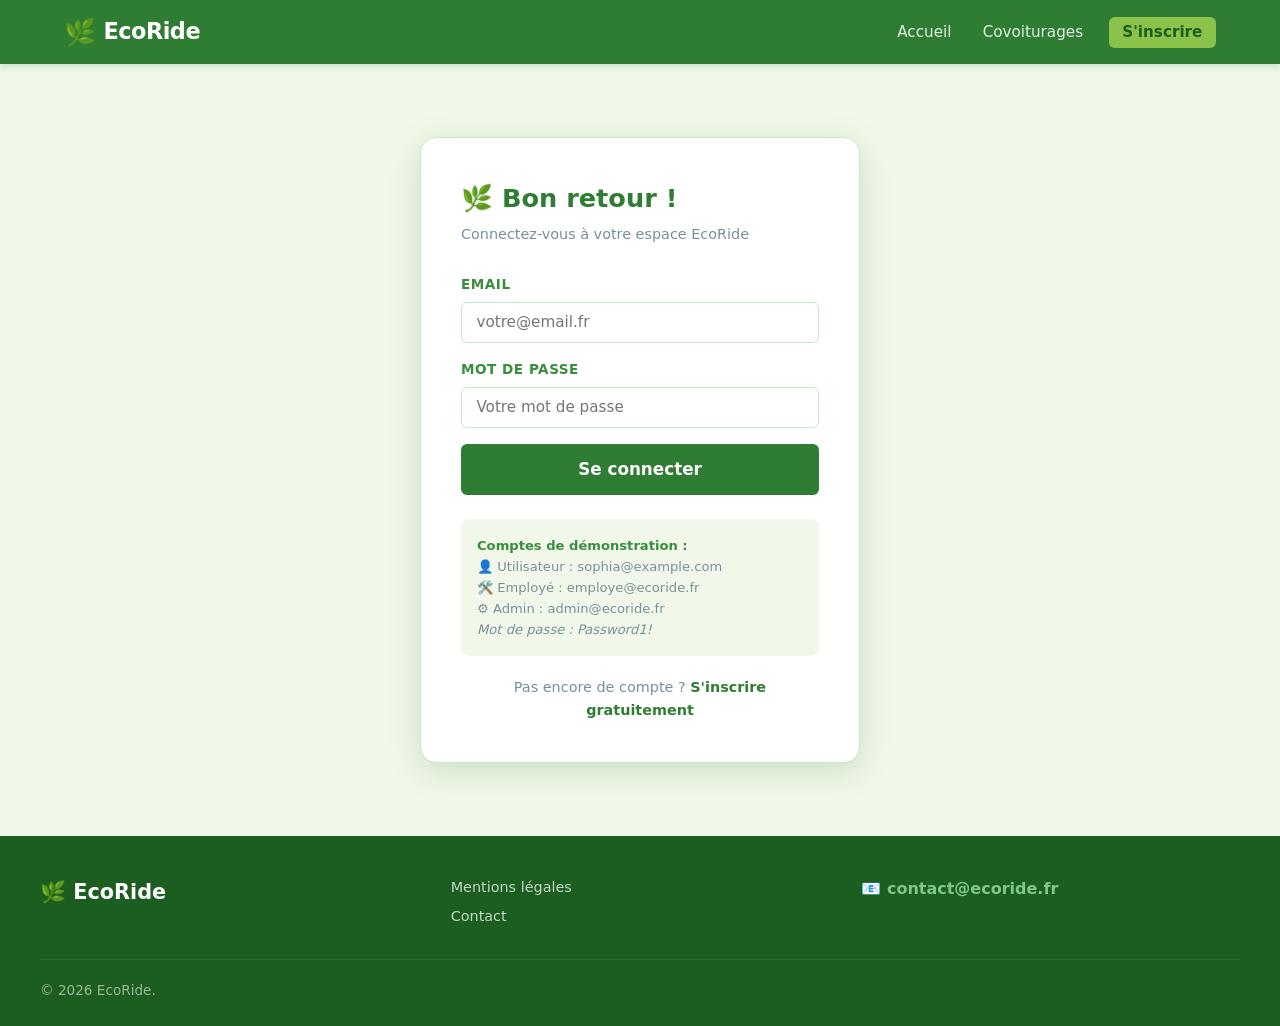
<file: user/profile.html>
<!DOCTYPE html>
<html lang="fr">
<head>
  <meta charset="UTF-8">
  <meta name="viewport" content="width=device-width, initial-scale=1.0">
  <title>Mon profil – EcoRide</title>
  <style>
:root{--primary:#2E7D32;--primary-light:#4CAF50;--primary-lighter:#81C784;--primary-pale:#C8E6C9;--accent:#8BC34A;--eco-badge:#00897B;--background:#F1F8E9;--surface:#FFFFFF;--surface-alt:#F9FBF7;--text-primary:#1B5E20;--text-secondary:#388E3C;--text-muted:#78909C;--text-dark:#263238;--warning:#F57C00;--error:#C62828;--border:#C8E6C9;--shadow:rgba(46,125,50,0.12);--shadow-md:rgba(46,125,50,0.20);--radius:10px;--radius-sm:6px;--radius-lg:16px;--transition:all 0.2s ease;--font:'Segoe UI',system-ui,-apple-system,sans-serif}
*,*::before,*::after{box-sizing:border-box;margin:0;padding:0}html{scroll-behavior:smooth;font-size:16px}body{font-family:var(--font);background:var(--background);color:var(--text-dark);line-height:1.6;min-height:100vh;display:flex;flex-direction:column}img{max-width:100%;height:auto;display:block}a{color:var(--primary);text-decoration:none;transition:var(--transition)}a:hover{color:var(--primary-light)}ul{list-style:none}button,input,select,textarea{font-family:inherit}
.site-header{background:var(--primary);box-shadow:0 2px 8px var(--shadow-md);position:sticky;top:0;z-index:1000}.nav-container{max-width:1200px;margin:0 auto;padding:0 1.5rem;display:flex;align-items:center;justify-content:space-between;height:64px}.nav-logo{display:flex;align-items:center;gap:.5rem;color:#fff;font-size:1.4rem;font-weight:700}.nav-links{display:flex;align-items:center;gap:.25rem}.nav-links a{color:rgba(255,255,255,.88);padding:.4rem .85rem;border-radius:var(--radius-sm);font-size:.95rem;font-weight:500;transition:var(--transition)}.nav-links a:hover,.nav-links a.active{color:#fff;background:rgba(255,255,255,.18)}.nav-credits{display:flex;align-items:center;gap:.4rem;color:#fff;font-weight:600;font-size:.9rem;background:rgba(255,255,255,.15);padding:.3rem .75rem;border-radius:20px;margin-left:.5rem}
.form-group{display:flex;flex-direction:column;gap:.4rem}.form-group label{font-size:.85rem;font-weight:600;color:var(--text-secondary);text-transform:uppercase;letter-spacing:.5px}.form-group input,.form-group select,.form-group textarea{padding:.65rem .9rem;border:1.5px solid var(--border);border-radius:var(--radius-sm);background:var(--surface);color:var(--text-dark);font-size:.95rem;transition:var(--transition)}.form-group input:focus,.form-group select:focus,.form-group textarea:focus{outline:none;border-color:var(--primary-light);box-shadow:0 0 0 3px rgba(76,175,80,.15)}.form-group textarea{resize:vertical;min-height:100px}.form-row{display:grid;grid-template-columns:1fr 1fr;gap:1rem}
.btn{display:inline-flex;align-items:center;justify-content:center;gap:.45rem;padding:.65rem 1.4rem;border-radius:var(--radius-sm);font-size:.95rem;font-weight:600;cursor:pointer;transition:var(--transition);border:2px solid transparent;white-space:nowrap;text-decoration:none}.btn-primary{background:var(--primary);color:#fff;border-color:var(--primary)}.btn-primary:hover{background:var(--primary-light);border-color:var(--primary-light);color:#fff}.btn-outline{background:transparent;color:var(--primary);border-color:var(--primary)}.btn-outline:hover{background:var(--primary);color:#fff}.btn-sm{padding:.4rem .9rem;font-size:.85rem}.btn:disabled{opacity:.5;cursor:not-allowed}.w-full{width:100%}
.alert{padding:.85rem 1.25rem;border-radius:var(--radius-sm);font-size:.95rem;margin-bottom:1rem;display:flex;align-items:center;gap:.75rem}.alert-success{background:#E8F5E9;color:#1B5E20;border-left:4px solid var(--primary)}.alert-error{background:#FFEBEE;color:#B71C1C;border-left:4px solid var(--error)}.alert-info{background:#E3F2FD;color:#0D47A1;border-left:4px solid #1976D2}
.text-center{text-align:center}.text-muted{color:var(--text-muted)}.text-primary{color:var(--primary)}.hidden{display:none!important}.mb-1{margin-bottom:.5rem}.mb-2{margin-bottom:1rem}.mb-3{margin-bottom:1.5rem}.mt-1{margin-top:.5rem}.mt-2{margin-top:1rem}.w-full{width:100%}
.dashboard-layout{display:grid;grid-template-columns:240px 1fr;min-height:calc(100vh - 64px)}@media(max-width:900px){.dashboard-layout{grid-template-columns:1fr}.sidebar{display:none}.sidebar.open{display:flex}}
.sidebar{background:var(--surface);border-right:1px solid var(--border);padding:1.5rem 0;display:flex;flex-direction:column;position:sticky;top:64px;height:calc(100vh - 64px);overflow-y:auto}.sidebar-user{padding:0 1.25rem 1.25rem;border-bottom:1px solid var(--border);margin-bottom:1rem}.sidebar-user .avatar{width:56px;height:56px;border-radius:50%;object-fit:cover;border:3px solid var(--primary-pale);margin-bottom:.6rem}.sidebar-user .name{font-weight:700;font-size:1rem;color:var(--text-primary)}.sidebar-user .role{font-size:.8rem;color:var(--text-muted);text-transform:capitalize}.sidebar-credits{display:flex;align-items:center;gap:.4rem;background:var(--primary-pale);color:var(--primary);padding:.35rem .75rem;border-radius:20px;font-size:.85rem;font-weight:700;margin-top:.5rem;width:fit-content}
.sidebar-nav{flex:1}.sidebar-nav-section{padding:.5rem 1.25rem;font-size:.72rem;font-weight:700;text-transform:uppercase;letter-spacing:1px;color:var(--text-muted);margin-top:.5rem}.sidebar-nav a{display:flex;align-items:center;gap:.75rem;padding:.65rem 1.25rem;color:var(--text-dark);font-size:.93rem;font-weight:500;transition:all .15s;border-left:3px solid transparent}.sidebar-nav a:hover{background:var(--background);color:var(--primary)}.sidebar-nav a.active{background:var(--background);color:var(--primary);border-left-color:var(--primary);font-weight:600}.sidebar-nav a .nav-icon{font-size:1.15rem;width:22px;text-align:center}.sidebar-logout{padding:1.25rem;border-top:1px solid var(--border);margin-top:auto}
.dashboard-main{padding:2rem;overflow-y:auto;background:var(--background)}@media(max-width:640px){.dashboard-main{padding:1rem}}
.page-header{display:flex;align-items:center;justify-content:space-between;margin-bottom:2rem;flex-wrap:wrap;gap:1rem}.page-header h1{font-size:1.6rem;font-weight:800;color:var(--primary)}.page-header .breadcrumb{font-size:.85rem;color:var(--text-muted);margin-top:.15rem}
.form-panel{background:var(--surface);border-radius:var(--radius);padding:2rem;border:1px solid var(--border);box-shadow:0 2px 8px var(--shadow);margin-bottom:1.5rem}.form-panel h2{color:var(--primary);font-size:1.15rem;margin-bottom:1.5rem;padding-bottom:.75rem;border-bottom:2px solid var(--primary-pale)}.form-panel form{display:flex;flex-direction:column;gap:1rem}
.toggle-switch{position:relative;display:inline-flex;align-items:center;cursor:pointer;gap:.6rem}.toggle-switch input{display:none}.toggle-track{width:44px;height:24px;background:#ccc;border-radius:12px;position:relative;transition:background .2s}.toggle-track::after{content:'';position:absolute;top:3px;left:3px;width:18px;height:18px;border-radius:50%;background:#fff;transition:transform .2s;box-shadow:0 1px 3px rgba(0,0,0,.2)}.toggle-switch input:checked+.toggle-track{background:var(--primary)}.toggle-switch input:checked+.toggle-track::after{transform:translateX(20px)}.toggle-label{font-size:.9rem;font-weight:500}
.tabs{display:flex;gap:0;border-bottom:2px solid var(--border);margin-bottom:2rem}.tab-btn{padding:.75rem 1.5rem;background:none;border:none;border-bottom:2px solid transparent;margin-bottom:-2px;cursor:pointer;font-size:.93rem;font-weight:600;color:var(--text-muted);transition:var(--transition)}.tab-btn:hover{color:var(--primary)}.tab-btn.active{color:var(--primary);border-bottom-color:var(--primary)}.tab-content{display:none}.tab-content.active{display:block}
  </style>
</head>
<body>

<header class="site-header">
  <nav class="nav-container">
    <a href="../index.html" class="nav-logo"><span class="leaf-icon">🌿</span> EcoRide</a>
    <ul class="nav-links" id="navLinks">
      <li><a href="../search.html">Covoiturages</a></li>
      <li><span class="nav-credits">🪙 <span id="navCredits">—</span></span></li>
      <li><a href="#" class="logout-btn" data-base="../">Déconnexion</a></li>
    </ul>
  </nav>
</header>

<div class="dashboard-layout">
  <aside class="sidebar" id="sidebar">
    <div class="sidebar-user">
      <img src="../assets/avatars/default-avatar.png" class="avatar" id="sidebarAvatar">
      <div class="name" id="sidebarPseudo">—</div>
      <div class="sidebar-credits">🪙 <span id="sidebarCredits">—</span> crédits</div>
    </div>
    <nav class="sidebar-nav">
      <div class="sidebar-nav-section">Mon espace</div>
      <a href="dashboard.html"><span class="nav-icon">🏠</span> Tableau de bord</a>
      <a href="profile.html" class="active"><span class="nav-icon">👤</span> Mon profil</a>
      <a href="my-trips.html"><span class="nav-icon">🗓️</span> Mes trajets</a>
      <div class="sidebar-nav-section">Conducteur</div>
      <a href="vehicles.html"><span class="nav-icon">🚗</span> Mes véhicules</a>
      <a href="publish-trip.html"><span class="nav-icon">➕</span> Publier un trajet</a>
    </nav>
    <div class="sidebar-logout">
      <a href="#" class="btn btn-outline w-full logout-btn" data-base="../">Déconnexion</a>
    </div>
  </aside>

  <main class="dashboard-main">
    <div class="page-header">
      <div><h1>Mon profil</h1><div class="breadcrumb">Gérez vos informations et préférences</div></div>
    </div>

    <div class="tabs">
      <button class="tab-btn active" data-tab="info">Informations</button>
      <button class="tab-btn" data-tab="preferences">Préférences conducteur</button>
    </div>

    <!-- Onglet : Informations -->
    <div class="tab-content active" id="tab-info">
      <div class="form-panel">
        <h2>👤 Informations personnelles</h2>
        <div id="profileAlert"></div>
        <div style="display:flex;align-items:center;gap:1.5rem;margin-bottom:1.5rem;padding:1rem;background:var(--background);border-radius:8px">
          <img src="../assets/avatars/default-avatar.png" alt="Avatar"
               style="width:80px;height:80px;border-radius:50%;border:3px solid var(--primary-pale)" id="profileAvatarDisplay">
          <div>
            <div style="font-weight:700;font-size:1.1rem" id="profilePseudo">—</div>
            <div style="color:var(--text-muted);font-size:.9rem" id="profileEmail">—</div>
            <div class="sidebar-credits mt-1">🪙 <span id="profileCredits">—</span> crédits</div>
          </div>
        </div>
        <!-- (Formulaire de modification du profil - non implémenté dans ce MVP) -->
        <div class="alert alert-info">
          ℹ️ La modification du pseudo et de l'email sera disponible dans une prochaine version. Pour toute demande, contactez le support.
        </div>
      </div>
    </div>

    <!-- Onglet : Préférences conducteur -->
    <div class="tab-content" id="tab-preferences">
      <div class="form-panel">
        <h2>⚙️ Mes préférences (Conducteur)</h2>
        <p class="text-muted mb-2" style="font-size:.9rem">Ces préférences seront affichées sur la fiche de vos trajets.</p>
        <div id="preferencesAlert"></div>
        <form id="preferencesForm" style="display:flex;flex-direction:column;gap:1.25rem">
          <div style="display:grid;grid-template-columns:1fr 1fr;gap:1rem">
            <label class="toggle-switch">
              <input type="checkbox" id="pref_smoking" name="smoking">
              <div class="toggle-track"></div>
              <span class="toggle-label">🚬 Fumeur accepté</span>
            </label>
            <label class="toggle-switch">
              <input type="checkbox" id="pref_animals" name="animals">
              <div class="toggle-track"></div>
              <span class="toggle-label">🐾 Animaux acceptés</span>
            </label>
            <label class="toggle-switch">
              <input type="checkbox" id="pref_music" name="music" checked>
              <div class="toggle-track"></div>
              <span class="toggle-label">🎵 Musique autorisée</span>
            </label>
            <label class="toggle-switch">
              <input type="checkbox" id="pref_chat" name="chat" checked>
              <div class="toggle-track"></div>
              <span class="toggle-label">💬 Discussion souhaitée</span>
            </label>
          </div>
          <div class="form-group">
            <label for="other_preferences">Autres préférences (optionnel)</label>
            <textarea id="other_preferences" name="other_preferences" rows="3"
                      placeholder="Ex : Je n'accepte pas les bagages volumineux…"></textarea>
          </div>
          <button type="submit" class="btn btn-primary">Enregistrer mes préférences</button>
        </form>
      </div>
    </div>
  </main>
</div>

<script src="../js/main.js"></script>
<script>
window.API_BASE = '../php/';
document.addEventListener('DOMContentLoaded', async () => {
  const user = EcoRide.getAuthState();
  if (!user) { window.location.href = '../login.html'; return; }

  // Infos sidebar & profil
  document.getElementById('sidebarPseudo').textContent  = user.pseudo;
  document.getElementById('sidebarCredits').textContent = user.credits ?? '—';
  document.getElementById('navCredits').textContent     = user.credits ?? '—';
  document.getElementById('profilePseudo').textContent  = user.pseudo;
  document.getElementById('profileCredits').textContent = user.credits ?? '—';

  const me = await EcoRide.apiRequest('../php/auth.php', 'GET', { action: 'me' });
  if (me.success) document.getElementById('profileEmail').textContent = me.user.email;

  // Charger les préférences
  const prefs = await EcoRide.apiRequest('../php/vehicles.php', 'GET', { action: 'get_preferences' });
  if (prefs.success && prefs.preferences) {
    const p = prefs.preferences;
    document.getElementById('pref_smoking').checked = !!p.smoking;
    document.getElementById('pref_animals').checked = !!p.animals;
    document.getElementById('pref_music').checked   = !!p.music;
    document.getElementById('pref_chat').checked    = !!p.chat;
    document.getElementById('other_preferences').value = p.other_preferences || '';
  }

  // Sauvegarder les préférences
  document.getElementById('preferencesForm').addEventListener('submit', async (e) => {
    e.preventDefault();
    const fd = new FormData(e.target);
    fd.append('action', 'save_preferences');
    const res = await EcoRide.apiRequest('../php/vehicles.php', 'POST', fd);
    EcoRide.showAlert(document.getElementById('preferencesAlert'), res.success ? 'success' : 'error', res.message);
  });

  // Onglets
  document.querySelectorAll('.tab-btn').forEach(btn => {
    btn.addEventListener('click', () => {
      document.querySelectorAll('.tab-btn').forEach(b => b.classList.remove('active'));
      document.querySelectorAll('.tab-content').forEach(c => c.classList.remove('active'));
      btn.classList.add('active');
      document.getElementById('tab-' + btn.dataset.tab).classList.add('active');
    });
  });
});
</script>
</body>
</html>
</file>
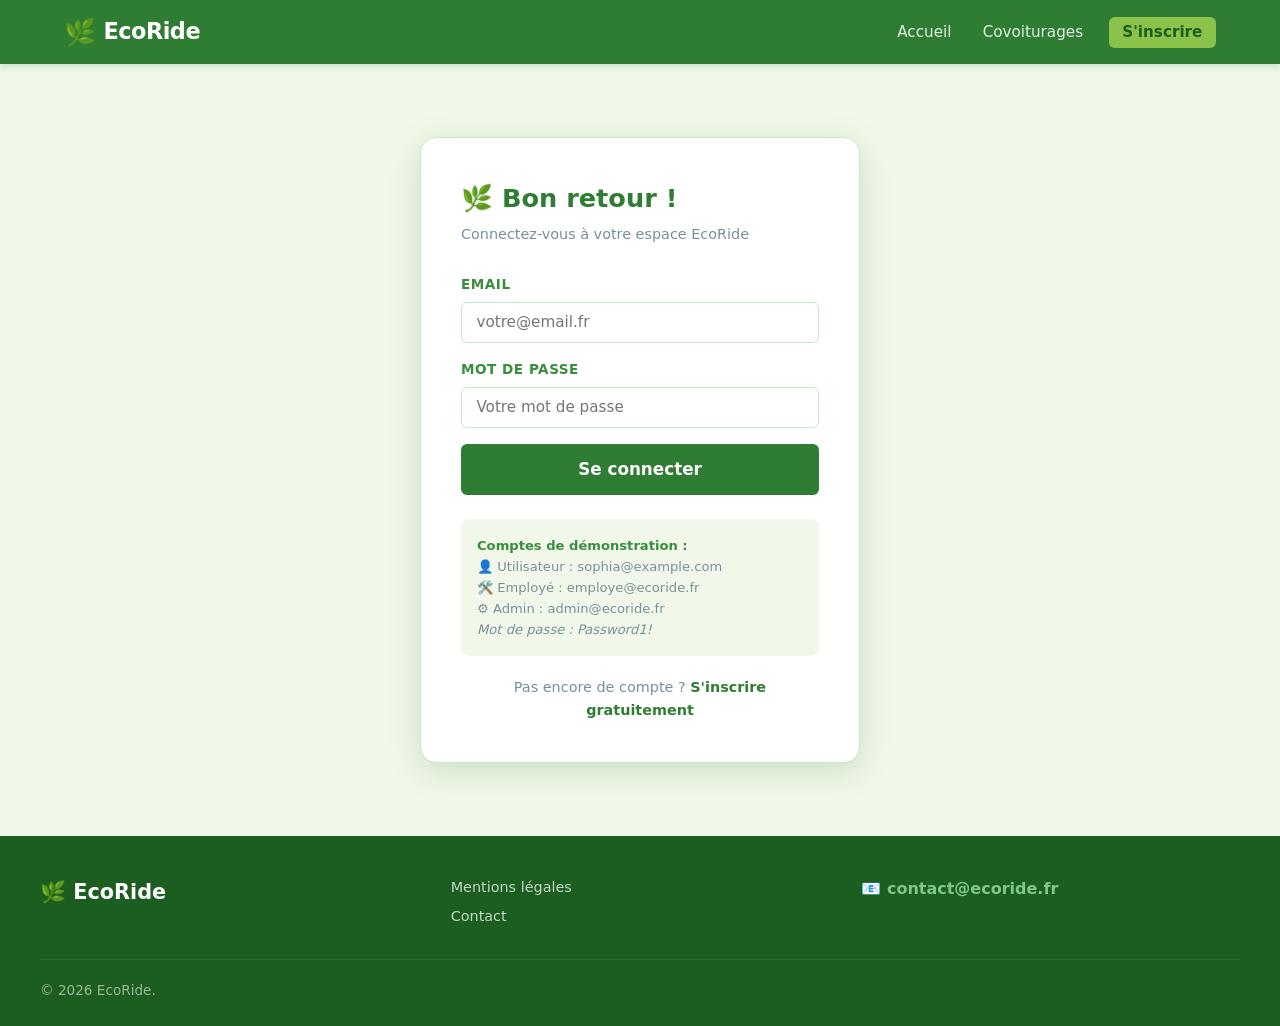
<file: user/publish-trip.html>
<!DOCTYPE html>
<html lang="fr">
<head>
  <meta charset="UTF-8">
  <meta name="viewport" content="width=device-width, initial-scale=1.0">
  <title>Publier un trajet – EcoRide</title>
  <style>
:root{--primary:#2E7D32;--primary-light:#4CAF50;--primary-lighter:#81C784;--primary-pale:#C8E6C9;--accent:#8BC34A;--eco-badge:#00897B;--background:#F1F8E9;--surface:#FFFFFF;--surface-alt:#F9FBF7;--text-primary:#1B5E20;--text-secondary:#388E3C;--text-muted:#78909C;--text-dark:#263238;--error:#C62828;--border:#C8E6C9;--shadow:rgba(46,125,50,0.12);--shadow-md:rgba(46,125,50,0.20);--radius:10px;--radius-sm:6px;--radius-lg:16px;--transition:all 0.2s ease;--font:'Segoe UI',system-ui,-apple-system,sans-serif}
*,*::before,*::after{box-sizing:border-box;margin:0;padding:0}html{scroll-behavior:smooth;font-size:16px}body{font-family:var(--font);background:var(--background);color:var(--text-dark);line-height:1.6;min-height:100vh;display:flex;flex-direction:column}img{max-width:100%;height:auto;display:block}a{color:var(--primary);text-decoration:none;transition:var(--transition)}a:hover{color:var(--primary-light)}ul{list-style:none}button,input,select,textarea{font-family:inherit}
.site-header{background:var(--primary);box-shadow:0 2px 8px var(--shadow-md);position:sticky;top:0;z-index:1000}.nav-container{max-width:1200px;margin:0 auto;padding:0 1.5rem;display:flex;align-items:center;justify-content:space-between;height:64px}.nav-logo{display:flex;align-items:center;gap:.5rem;color:#fff;font-size:1.4rem;font-weight:700}.nav-links{display:flex;align-items:center;gap:.25rem}.nav-links a{color:rgba(255,255,255,.88);padding:.4rem .85rem;border-radius:var(--radius-sm);font-size:.95rem;font-weight:500;transition:var(--transition)}.nav-links a:hover,.nav-links a.active{color:#fff;background:rgba(255,255,255,.18)}.nav-credits{display:flex;align-items:center;gap:.4rem;color:#fff;font-weight:600;font-size:.9rem;background:rgba(255,255,255,.15);padding:.3rem .75rem;border-radius:20px;margin-left:.5rem}
.form-group{display:flex;flex-direction:column;gap:.4rem}.form-group label{font-size:.85rem;font-weight:600;color:var(--text-secondary);text-transform:uppercase;letter-spacing:.5px}.form-group input,.form-group select,.form-group textarea{padding:.65rem .9rem;border:1.5px solid var(--border);border-radius:var(--radius-sm);background:var(--surface);color:var(--text-dark);font-size:.95rem;transition:var(--transition)}.form-group input:focus,.form-group select:focus{outline:none;border-color:var(--primary-light);box-shadow:0 0 0 3px rgba(76,175,80,.15)}.form-row{display:grid;grid-template-columns:1fr 1fr;gap:1rem}
.btn{display:inline-flex;align-items:center;justify-content:center;gap:.45rem;padding:.65rem 1.4rem;border-radius:var(--radius-sm);font-size:.95rem;font-weight:600;cursor:pointer;transition:var(--transition);border:2px solid transparent;white-space:nowrap;text-decoration:none}.btn-primary{background:var(--primary);color:#fff;border-color:var(--primary)}.btn-primary:hover{background:var(--primary-light);border-color:var(--primary-light);color:#fff}.btn-outline{background:transparent;color:var(--primary);border-color:var(--primary)}.btn-outline:hover{background:var(--primary);color:#fff}.btn-sm{padding:.4rem .9rem;font-size:.85rem}.btn-lg{padding:.85rem 2rem;font-size:1.05rem}.btn:disabled{opacity:.5;cursor:not-allowed}.w-full{width:100%}
.alert{padding:.85rem 1.25rem;border-radius:var(--radius-sm);font-size:.95rem;margin-bottom:1rem;display:flex;align-items:center;gap:.75rem}.alert-success{background:#E8F5E9;color:#1B5E20;border-left:4px solid var(--primary)}.alert-error{background:#FFEBEE;color:#B71C1C;border-left:4px solid var(--error)}.alert-warning{background:#FFF8E1;color:#E65100;border-left:4px solid #FF8F00}
.text-center{text-align:center}.text-muted{color:var(--text-muted)}.hidden{display:none!important}.mb-1{margin-bottom:.5rem}.mb-2{margin-bottom:1rem}.mb-3{margin-bottom:1.5rem}.mt-1{margin-top:.5rem}
.dashboard-layout{display:grid;grid-template-columns:240px 1fr;min-height:calc(100vh - 64px)}@media(max-width:900px){.dashboard-layout{grid-template-columns:1fr}.sidebar{display:none}.sidebar.open{display:flex}}
.sidebar{background:var(--surface);border-right:1px solid var(--border);padding:1.5rem 0;display:flex;flex-direction:column;position:sticky;top:64px;height:calc(100vh - 64px);overflow-y:auto}.sidebar-user{padding:0 1.25rem 1.25rem;border-bottom:1px solid var(--border);margin-bottom:1rem}.sidebar-user .avatar{width:56px;height:56px;border-radius:50%;object-fit:cover;border:3px solid var(--primary-pale);margin-bottom:.6rem}.sidebar-user .name{font-weight:700;font-size:1rem;color:var(--text-primary)}.sidebar-credits{display:flex;align-items:center;gap:.4rem;background:var(--primary-pale);color:var(--primary);padding:.35rem .75rem;border-radius:20px;font-size:.85rem;font-weight:700;margin-top:.5rem;width:fit-content}
.sidebar-nav{flex:1}.sidebar-nav-section{padding:.5rem 1.25rem;font-size:.72rem;font-weight:700;text-transform:uppercase;letter-spacing:1px;color:var(--text-muted);margin-top:.5rem}.sidebar-nav a{display:flex;align-items:center;gap:.75rem;padding:.65rem 1.25rem;color:var(--text-dark);font-size:.93rem;font-weight:500;transition:all .15s;border-left:3px solid transparent}.sidebar-nav a:hover{background:var(--background);color:var(--primary)}.sidebar-nav a.active{background:var(--background);color:var(--primary);border-left-color:var(--primary);font-weight:600}.sidebar-nav a .nav-icon{font-size:1.15rem;width:22px;text-align:center}.sidebar-logout{padding:1.25rem;border-top:1px solid var(--border);margin-top:auto}
.dashboard-main{padding:2rem;overflow-y:auto;background:var(--background)}@media(max-width:640px){.dashboard-main{padding:1rem}}
.page-header{display:flex;align-items:center;justify-content:space-between;margin-bottom:2rem;flex-wrap:wrap;gap:1rem}.page-header h1{font-size:1.6rem;font-weight:800;color:var(--primary)}.page-header .breadcrumb{font-size:.85rem;color:var(--text-muted);margin-top:.15rem}
.form-panel{background:var(--surface);border-radius:var(--radius);padding:2rem;border:1px solid var(--border);box-shadow:0 2px 8px var(--shadow);margin-bottom:1.5rem}.form-panel h2{color:var(--primary);font-size:1.15rem;margin-bottom:1.5rem;padding-bottom:.75rem;border-bottom:2px solid var(--primary-pale)}.form-panel form{display:flex;flex-direction:column;gap:1rem}
  </style>
</head>
<body>

<header class="site-header">
  <nav class="nav-container">
    <a href="../index.html" class="nav-logo"><span class="leaf-icon">🌿</span> EcoRide</a>
    <ul class="nav-links">
      <li><span class="nav-credits">🪙 <span id="navCredits">—</span></span></li>
      <li><a href="#" class="logout-btn" data-base="../">Déconnexion</a></li>
    </ul>
  </nav>
</header>

<div class="dashboard-layout">
  <aside class="sidebar" id="sidebar">
    <div class="sidebar-user">
      <img src="../assets/avatars/default-avatar.png" class="avatar">
      <div class="name" id="sidebarPseudo">—</div>
      <div class="sidebar-credits">🪙 <span id="sidebarCredits">—</span> crédits</div>
    </div>
    <nav class="sidebar-nav">
      <div class="sidebar-nav-section">Mon espace</div>
      <a href="dashboard.html"><span class="nav-icon">🏠</span> Tableau de bord</a>
      <a href="profile.html"><span class="nav-icon">👤</span> Mon profil</a>
      <a href="my-trips.html"><span class="nav-icon">🗓️</span> Mes trajets</a>
      <div class="sidebar-nav-section">Conducteur</div>
      <a href="vehicles.html"><span class="nav-icon">🚗</span> Mes véhicules</a>
      <a href="publish-trip.html" class="active"><span class="nav-icon">➕</span> Publier un trajet</a>
    </nav>
    <div class="sidebar-logout">
      <a href="#" class="btn btn-outline w-full logout-btn" data-base="../">Déconnexion</a>
    </div>
  </aside>

  <main class="dashboard-main">
    <div class="page-header">
      <div><h1>Publier un trajet</h1><div class="breadcrumb">Proposer un covoiturage</div></div>
    </div>

    <!-- Alerte si pas conducteur -->
    <div id="notDriverAlert" class="hidden">
      <div class="alert alert-warning">
        ⚠️ Vous devez d'abord activer le statut <strong>Conducteur</strong> depuis votre tableau de bord et ajouter au moins un véhicule.
        <a href="dashboard.html" class="btn btn-sm btn-outline" style="margin-left:1rem">Aller au tableau de bord</a>
      </div>
    </div>

    <div class="form-panel" id="publishForm">
      <h2>🚗 Informations du trajet</h2>
      <div id="publishAlert"></div>
      <form id="tripForm">
        <!-- Adresses -->
        <div class="form-row">
          <div class="form-group">
            <label for="departure_city">Ville de départ *</label>
            <input type="text" id="departure_city" name="departure_city" required placeholder="Ex : Paris">
          </div>
          <div class="form-group">
            <label for="arrival_city">Ville d'arrivée *</label>
            <input type="text" id="arrival_city" name="arrival_city" required placeholder="Ex : Lyon">
          </div>
        </div>
        <div class="form-row">
          <div class="form-group">
            <label for="departure_address">Adresse de départ *</label>
            <input type="text" id="departure_address" name="departure_address" required placeholder="Ex : 12 Rue de la Paix">
          </div>
          <div class="form-group">
            <label for="arrival_address">Adresse d'arrivée *</label>
            <input type="text" id="arrival_address" name="arrival_address" required placeholder="Ex : 5 Avenue Berthelot">
          </div>
        </div>

        <!-- Dates -->
        <div class="form-row">
          <div class="form-group">
            <label for="departure_datetime">Date et heure de départ *</label>
            <input type="datetime-local" id="departure_datetime" name="departure_datetime" required>
          </div>
          <div class="form-group">
            <label for="arrival_datetime">Date et heure d'arrivée estimées</label>
            <input type="datetime-local" id="arrival_datetime" name="arrival_datetime">
          </div>
        </div>

        <!-- Prix et places -->
        <div class="form-row">
          <div class="form-group">
            <label for="price">Prix par passager (en crédits) *</label>
            <input type="number" id="price" name="price" required min="1" max="200" step="1" placeholder="Ex : 15">
            <small class="text-muted">EcoRide prélève 2 crédits de commission par réservation.</small>
          </div>
          <div class="form-group">
            <label for="seats">Nombre de places proposées *</label>
            <input type="number" id="seats" name="seats" required min="1" max="7" value="3">
          </div>
        </div>

        <!-- Véhicule -->
        <div class="form-group">
          <label for="vehicle_id">Véhicule *</label>
          <select id="vehicle_id" name="vehicle_id" required>
            <option value="">-- Choisir un véhicule --</option>
          </select>
        </div>

        <div style="background:var(--background);border-radius:8px;padding:1rem;font-size:.88rem;color:var(--text-secondary);margin-top:.5rem">
          💡 <strong>Rappel :</strong> En publiant ce trajet, vous vous engagez à respecter l'itinéraire annoncé. En cas d'annulation, les passagers seront remboursés automatiquement.
        </div>

        <button type="submit" class="btn btn-primary btn-lg" style="margin-top:1rem">Publier le trajet</button>
      </form>
    </div>
  </main>
</div>

<script src="../js/main.js"></script>
<script>
window.API_BASE = '../php/';
document.addEventListener('DOMContentLoaded', async () => {
  const user = EcoRide.getAuthState();
  if (!user) { window.location.href = '../login.html'; return; }

  document.getElementById('sidebarPseudo').textContent  = user.pseudo;
  document.getElementById('sidebarCredits').textContent = user.credits ?? '—';
  document.getElementById('navCredits').textContent     = user.credits ?? '—';

  // Vérifier que l'utilisateur est conducteur
  const me = await EcoRide.apiRequest('../php/auth.php', 'GET', { action: 'me' });
  if (me.success && !me.user.is_driver) {
    document.getElementById('notDriverAlert').classList.remove('hidden');
    document.getElementById('publishForm').style.display = 'none';
    return;
  }

  // Charger les véhicules
  const vdata = await EcoRide.apiRequest('../php/vehicles.php', 'GET', { action: 'list' });
  const sel   = document.getElementById('vehicle_id');
  if (vdata.success && vdata.vehicles.length > 0) {
    vdata.vehicles.forEach(v => {
      const opt = document.createElement('option');
      opt.value       = v.id;
      opt.textContent = `${v.brand} ${v.model} (${v.plate}) — ${v.energy}`;
      sel.appendChild(opt);
    });
  } else {
    sel.innerHTML = '<option value="">Aucun véhicule — <a href="vehicles.html">en ajouter un</a></option>';
  }

  // Date minimum = maintenant
  const now = new Date();
  now.setMinutes(now.getMinutes() - now.getTimezoneOffset());
  document.getElementById('departure_datetime').min = now.toISOString().slice(0,16);

  // Soumission
  document.getElementById('tripForm').addEventListener('submit', async (e) => {
    e.preventDefault();
    const btn = e.target.querySelector('[type=submit]');
    btn.disabled    = true;
    btn.textContent = 'Publication…';

    const fd = new FormData(e.target);
    fd.append('action', 'create');
    const res = await EcoRide.apiRequest('../php/trips.php', 'POST', fd);
    btn.disabled    = false;
    btn.textContent = 'Publier le trajet';

    if (res.success) {
      EcoRide.showAlert(document.getElementById('publishAlert'), 'success', res.message);
      e.target.reset();
      setTimeout(() => window.location.href = 'my-trips.html', 1500);
    } else {
      EcoRide.showAlert(document.getElementById('publishAlert'), 'error', res.message);
    }
  });
});
</script>
</body>
</html>
</file>
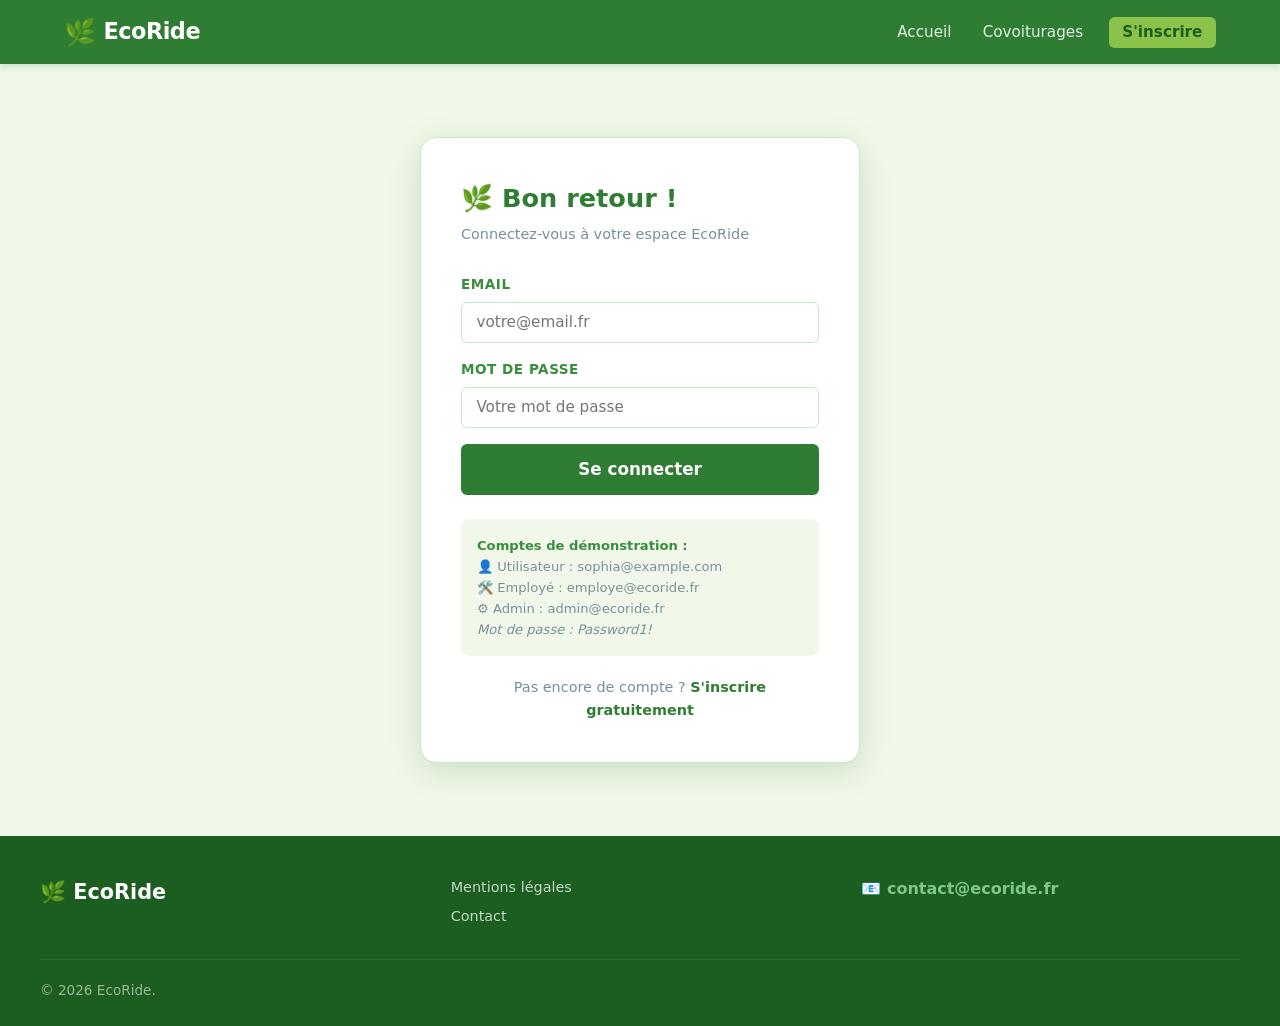
<file: user/review.html>
<!DOCTYPE html>
<html lang="fr">
<head>
  <meta charset="UTF-8">
  <meta name="viewport" content="width=device-width, initial-scale=1.0">
  <title>Laisser un avis – EcoRide</title>
  <style>
:root{--primary:#2E7D32;--primary-light:#4CAF50;--primary-lighter:#81C784;--primary-pale:#C8E6C9;--accent:#8BC34A;--eco-badge:#00897B;--background:#F1F8E9;--surface:#FFFFFF;--surface-alt:#F9FBF7;--text-primary:#1B5E20;--text-secondary:#388E3C;--text-muted:#78909C;--text-dark:#263238;--error:#C62828;--border:#C8E6C9;--shadow:rgba(46,125,50,0.12);--shadow-md:rgba(46,125,50,0.20);--radius:10px;--radius-sm:6px;--radius-lg:16px;--transition:all 0.2s ease;--font:'Segoe UI',system-ui,-apple-system,sans-serif}
*,*::before,*::after{box-sizing:border-box;margin:0;padding:0}html{scroll-behavior:smooth;font-size:16px}body{font-family:var(--font);background:var(--background);color:var(--text-dark);line-height:1.6;min-height:100vh;display:flex;flex-direction:column}img{max-width:100%;height:auto;display:block}a{color:var(--primary);text-decoration:none;transition:var(--transition)}a:hover{color:var(--primary-light)}ul{list-style:none}button,input,select,textarea{font-family:inherit}
.site-header{background:var(--primary);box-shadow:0 2px 8px var(--shadow-md);position:sticky;top:0;z-index:1000}.nav-container{max-width:1200px;margin:0 auto;padding:0 1.5rem;display:flex;align-items:center;justify-content:space-between;height:64px}.nav-logo{display:flex;align-items:center;gap:.5rem;color:#fff;font-size:1.4rem;font-weight:700}.nav-links{display:flex;align-items:center;gap:.25rem}.nav-links a{color:rgba(255,255,255,.88);padding:.4rem .85rem;border-radius:var(--radius-sm);font-size:.95rem;font-weight:500;transition:var(--transition)}.nav-links a:hover{color:#fff;background:rgba(255,255,255,.18)}.nav-credits{display:flex;align-items:center;gap:.4rem;color:#fff;font-weight:600;font-size:.9rem;background:rgba(255,255,255,.15);padding:.3rem .75rem;border-radius:20px;margin-left:.5rem}
.form-group{display:flex;flex-direction:column;gap:.4rem}.form-group label{font-size:.85rem;font-weight:600;color:var(--text-secondary);text-transform:uppercase;letter-spacing:.5px}.form-group textarea{padding:.65rem .9rem;border:1.5px solid var(--border);border-radius:var(--radius-sm);background:var(--surface);color:var(--text-dark);font-size:.95rem;resize:vertical;min-height:100px}
.btn{display:inline-flex;align-items:center;justify-content:center;gap:.45rem;padding:.65rem 1.4rem;border-radius:var(--radius-sm);font-size:.95rem;font-weight:600;cursor:pointer;transition:var(--transition);border:2px solid transparent;white-space:nowrap;text-decoration:none}.btn-primary{background:var(--primary);color:#fff;border-color:var(--primary)}.btn-primary:hover{background:var(--primary-light);border-color:var(--primary-light);color:#fff}.btn-outline{background:transparent;color:var(--primary);border-color:var(--primary)}.btn-outline:hover{background:var(--primary);color:#fff}.btn-sm{padding:.4rem .9rem;font-size:.85rem}.btn-lg{padding:.85rem 2rem;font-size:1.05rem}.btn:disabled{opacity:.5;cursor:not-allowed}
.card{background:var(--surface);border-radius:var(--radius);padding:1.5rem;box-shadow:0 2px 12px var(--shadow);border:1px solid var(--border)}.card-header{display:flex;align-items:center;justify-content:space-between;margin-bottom:1rem;padding-bottom:.75rem;border-bottom:1px solid var(--border)}.card-header h3{color:var(--primary);font-size:1.05rem}
.container{max-width:1200px;margin:0 auto;padding:0 1.5rem}.section{padding:3rem 0}
.alert{padding:.85rem 1.25rem;border-radius:var(--radius-sm);font-size:.95rem;margin-bottom:1rem;display:flex;align-items:center;gap:.75rem}.alert-success{background:#E8F5E9;color:#1B5E20;border-left:4px solid var(--primary)}.alert-error{background:#FFEBEE;color:#B71C1C;border-left:4px solid var(--error)}
.star-picker{display:flex;gap:.25rem;margin:.5rem 0}.star-picker input{display:none}.star-picker label{font-size:2rem;cursor:pointer;color:#ddd;transition:color .1s}.star-picker input:checked~label,.star-picker label:hover,.star-picker label:hover~label{color:#F9A825}.star-picker{flex-direction:row-reverse}
.text-center{text-align:center}.text-muted{color:var(--text-muted)}.hidden{display:none!important}.mb-1{margin-bottom:.5rem}.mb-2{margin-bottom:1rem}.mb-3{margin-bottom:1.5rem}
  </style>
</head>
<body>

<header class="site-header">
  <nav class="nav-container">
    <a href="../index.html" class="nav-logo"><span class="leaf-icon">🌿</span> EcoRide</a>
    <ul class="nav-links">
      <li><span class="nav-credits">🪙 <span id="navCredits">—</span></span></li>
      <li><a href="my-trips.html">Mes trajets</a></li>
      <li><a href="#" class="logout-btn" data-base="../">Déconnexion</a></li>
    </ul>
  </nav>
</header>

<div class="container section">
  <a href="my-trips.html" class="btn btn-outline btn-sm mb-3">← Retour à mes trajets</a>

  <div style="max-width:560px;margin:0 auto">
    <div class="card">
      <div class="card-header">
        <h3>⭐ Laisser un avis</h3>
      </div>

      <div id="driverInfoDiv" style="display:flex;align-items:center;gap:1rem;margin-bottom:1.5rem;padding:1rem;background:var(--background);border-radius:8px">
        <img src="../assets/avatars/default-avatar.png" alt="Conducteur"
             style="width:56px;height:56px;border-radius:50%;border:3px solid var(--primary-pale)"
             id="driverAvatar">
        <div>
          <div style="font-weight:700;font-size:1.05rem" id="driverPseudo">—</div>
          <div style="color:var(--text-muted);font-size:.85rem">Conducteur de ce trajet</div>
        </div>
      </div>

      <div id="alertZone"></div>

      <form id="reviewForm" style="display:flex;flex-direction:column;gap:1.25rem">
        <div class="form-group">
          <label>Votre note *</label>
          <div class="star-picker" id="starPicker">
            <input type="radio" name="rating" id="star5" value="5">
            <label for="star5" title="Excellent">★</label>
            <input type="radio" name="rating" id="star4" value="4">
            <label for="star4" title="Bien">★</label>
            <input type="radio" name="rating" id="star3" value="3">
            <label for="star3" title="Moyen">★</label>
            <input type="radio" name="rating" id="star2" value="2">
            <label for="star2" title="Mauvais">★</label>
            <input type="radio" name="rating" id="star1" value="1">
            <label for="star1" title="Très mauvais">★</label>
          </div>
          <small class="text-muted" id="ratingLabel">Cliquez pour noter</small>
        </div>

        <div class="form-group">
          <label for="comment">Votre commentaire (optionnel)</label>
          <textarea id="comment" name="comment" rows="4"
                    placeholder="Partagez votre expérience de voyage avec cette personne…" maxlength="500"></textarea>
          <small class="text-muted"><span id="charCount">0</span>/500 caractères</small>
        </div>

        <div style="background:var(--background);border-radius:8px;padding:.85rem;font-size:.85rem;color:var(--text-secondary)">
          📋 Votre avis sera soumis à notre équipe de modération avant publication. Il peut prendre 24-48h pour être visible.
        </div>

        <button type="submit" class="btn btn-primary btn-lg">Envoyer mon avis</button>
      </form>
    </div>
  </div>
</div>

<script src="../js/main.js"></script>
<script>
window.API_BASE = '../php/';
document.addEventListener('DOMContentLoaded', async () => {
  const user = EcoRide.getAuthState();
  if (!user) { window.location.href = '../login.html'; return; }
  document.getElementById('navCredits').textContent = user.credits ?? '—';

  const params   = new URLSearchParams(window.location.search);
  const tripId   = params.get('trip_id');
  const driverId = params.get('driver_id');

  if (!tripId || !driverId) {
    document.getElementById('alertZone').innerHTML = '<div class="alert alert-error">❌ Paramètres manquants.</div>';
    return;
  }

  // Charger infos conducteur
  const reviewData = await EcoRide.apiRequest('../php/reviews.php', 'GET', { action: 'driver', driver_id: driverId });
  // (On utilise la liste des avis pour afficher le pseudo — en production, faire un endpoint dédié)

  // Compteur de caractères
  const comment   = document.getElementById('comment');
  const charCount = document.getElementById('charCount');
  comment.addEventListener('input', () => { charCount.textContent = comment.value.length; });

  // Labels notes
  const ratingLabels = { 1: 'Très mauvais 😞', 2: 'Mauvais 😐', 3: 'Moyen 🙂', 4: 'Bien 😊', 5: 'Excellent ! 🤩' };
  document.querySelectorAll('.star-picker input').forEach(input => {
    input.addEventListener('change', () => {
      document.getElementById('ratingLabel').textContent = ratingLabels[input.value] || '';
    });
  });

  // Soumission
  document.getElementById('reviewForm').addEventListener('submit', async (e) => {
    e.preventDefault();
    const rating = document.querySelector('.star-picker input:checked')?.value;
    if (!rating) {
      EcoRide.showAlert(document.getElementById('alertZone'), 'error', 'Veuillez choisir une note.');
      return;
    }
    const btn = e.target.querySelector('[type=submit]');
    btn.disabled    = true;
    btn.textContent = 'Envoi…';

    const res = await EcoRide.apiRequest('../php/reviews.php', 'POST', {
      action: 'submit',
      trip_id: tripId,
      rating,
      comment: document.getElementById('comment').value,
    });
    btn.disabled    = false;
    btn.textContent = 'Envoyer mon avis';

    if (res.success) {
      EcoRide.showAlert(document.getElementById('alertZone'), 'success', res.message);
      e.target.querySelector('button').disabled = true;
      setTimeout(() => window.location.href = 'my-trips.html', 2500);
    } else {
      EcoRide.showAlert(document.getElementById('alertZone'), 'error', res.message);
    }
  });
});
</script>
</body>
</html>
</file>
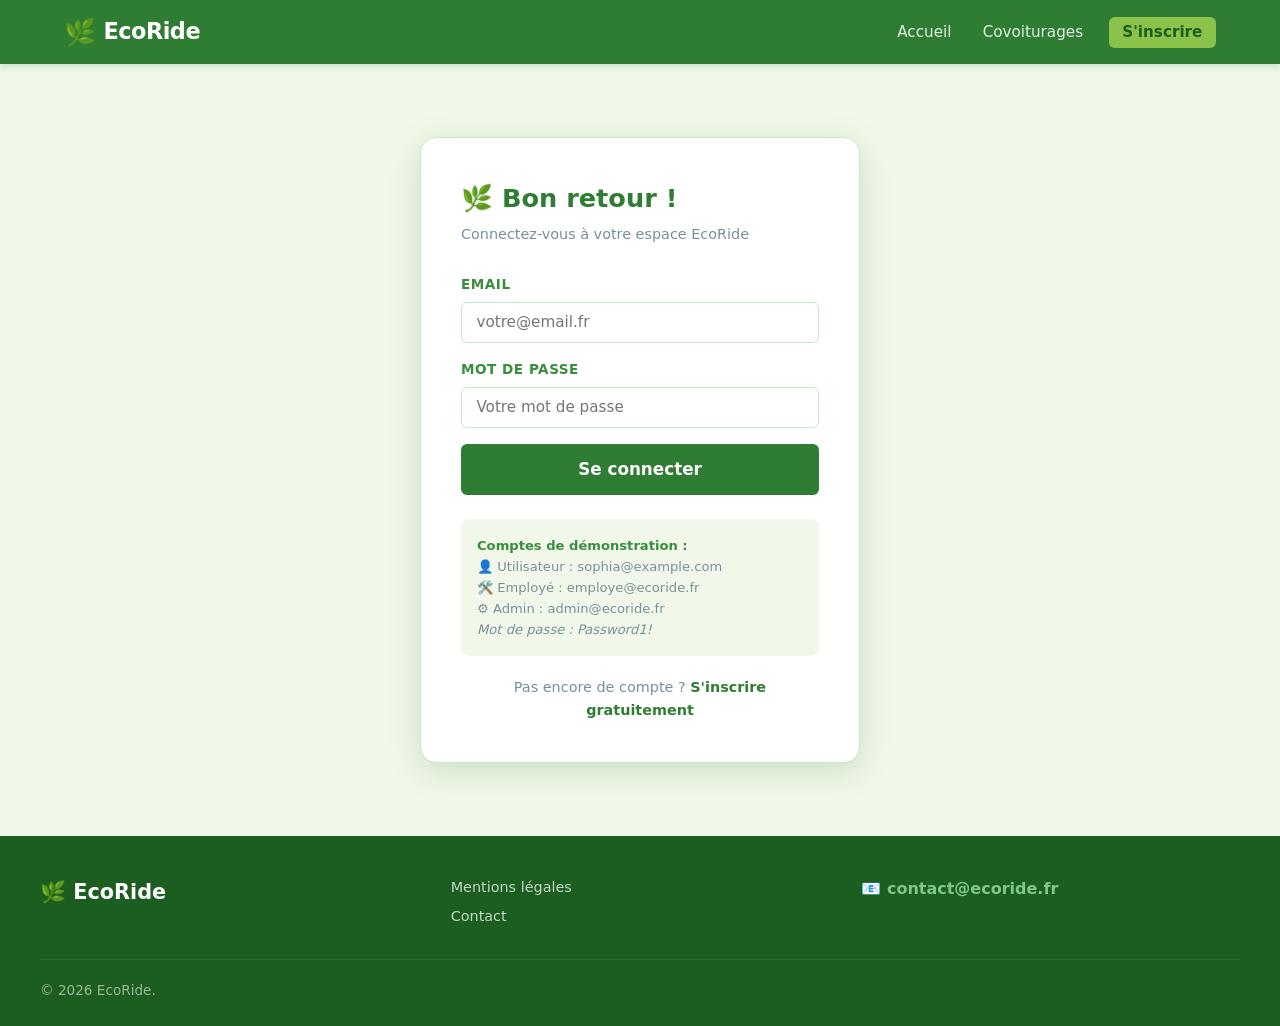
<file: user/vehicles.html>
<!DOCTYPE html>
<html lang="fr">
<head>
  <meta charset="UTF-8">
  <meta name="viewport" content="width=device-width, initial-scale=1.0">
  <title>Mes véhicules – EcoRide</title>
  <style>
:root{--primary:#2E7D32;--primary-light:#4CAF50;--primary-lighter:#81C784;--primary-pale:#C8E6C9;--accent:#8BC34A;--eco-badge:#00897B;--background:#F1F8E9;--surface:#FFFFFF;--surface-alt:#F9FBF7;--text-primary:#1B5E20;--text-secondary:#388E3C;--text-muted:#78909C;--text-dark:#263238;--warning:#F57C00;--error:#C62828;--border:#C8E6C9;--shadow:rgba(46,125,50,0.12);--shadow-md:rgba(46,125,50,0.20);--radius:10px;--radius-sm:6px;--radius-lg:16px;--transition:all 0.2s ease;--font:'Segoe UI',system-ui,-apple-system,sans-serif}
*,*::before,*::after{box-sizing:border-box;margin:0;padding:0}html{scroll-behavior:smooth;font-size:16px}body{font-family:var(--font);background:var(--background);color:var(--text-dark);line-height:1.6;min-height:100vh;display:flex;flex-direction:column}img{max-width:100%;height:auto;display:block}a{color:var(--primary);text-decoration:none;transition:var(--transition)}a:hover{color:var(--primary-light)}ul{list-style:none}button,input,select,textarea{font-family:inherit}
.site-header{background:var(--primary);box-shadow:0 2px 8px var(--shadow-md);position:sticky;top:0;z-index:1000}.nav-container{max-width:1200px;margin:0 auto;padding:0 1.5rem;display:flex;align-items:center;justify-content:space-between;height:64px}.nav-logo{display:flex;align-items:center;gap:.5rem;color:#fff;font-size:1.4rem;font-weight:700}.nav-links{display:flex;align-items:center;gap:.25rem}.nav-links a{color:rgba(255,255,255,.88);padding:.4rem .85rem;border-radius:var(--radius-sm);font-size:.95rem;font-weight:500;transition:var(--transition)}.nav-links a:hover,.nav-links a.active{color:#fff;background:rgba(255,255,255,.18)}.nav-credits{display:flex;align-items:center;gap:.4rem;color:#fff;font-weight:600;font-size:.9rem;background:rgba(255,255,255,.15);padding:.3rem .75rem;border-radius:20px;margin-left:.5rem}
.form-group{display:flex;flex-direction:column;gap:.4rem}.form-group label{font-size:.85rem;font-weight:600;color:var(--text-secondary);text-transform:uppercase;letter-spacing:.5px}.form-group input,.form-group select,.form-group textarea{padding:.65rem .9rem;border:1.5px solid var(--border);border-radius:var(--radius-sm);background:var(--surface);color:var(--text-dark);font-size:.95rem;transition:var(--transition)}.form-group input:focus,.form-group select:focus{outline:none;border-color:var(--primary-light);box-shadow:0 0 0 3px rgba(76,175,80,.15)}.form-row{display:grid;grid-template-columns:1fr 1fr;gap:1rem}
.btn{display:inline-flex;align-items:center;justify-content:center;gap:.45rem;padding:.65rem 1.4rem;border-radius:var(--radius-sm);font-size:.95rem;font-weight:600;cursor:pointer;transition:var(--transition);border:2px solid transparent;white-space:nowrap;text-decoration:none}.btn-primary{background:var(--primary);color:#fff;border-color:var(--primary)}.btn-primary:hover{background:var(--primary-light);border-color:var(--primary-light);color:#fff}.btn-outline{background:transparent;color:var(--primary);border-color:var(--primary)}.btn-outline:hover{background:var(--primary);color:#fff}.btn-danger{background:var(--error);color:#fff;border-color:var(--error)}.btn-danger:hover{background:#B71C1C}.btn-sm{padding:.4rem .9rem;font-size:.85rem}.btn:disabled{opacity:.5;cursor:not-allowed}.w-full{width:100%}
.alert{padding:.85rem 1.25rem;border-radius:var(--radius-sm);font-size:.95rem;margin-bottom:1rem;display:flex;align-items:center;gap:.75rem}.alert-success{background:#E8F5E9;color:#1B5E20;border-left:4px solid var(--primary)}.alert-error{background:#FFEBEE;color:#B71C1C;border-left:4px solid var(--error)}
.text-center{text-align:center}.text-muted{color:var(--text-muted)}.hidden{display:none!important}.mb-1{margin-bottom:.5rem}.mb-2{margin-bottom:1rem}.mb-3{margin-bottom:1.5rem}.mt-1{margin-top:.5rem}.mt-3{margin-top:1.5rem}.w-full{width:100%}.empty-state{text-align:center;padding:3rem 1rem;color:var(--text-muted)}.empty-state .icon{font-size:3rem;margin-bottom:1rem}.empty-state h3{margin-bottom:.5rem;color:var(--text-secondary)}
.dashboard-layout{display:grid;grid-template-columns:240px 1fr;min-height:calc(100vh - 64px)}@media(max-width:900px){.dashboard-layout{grid-template-columns:1fr}.sidebar{display:none}.sidebar.open{display:flex}}
.sidebar{background:var(--surface);border-right:1px solid var(--border);padding:1.5rem 0;display:flex;flex-direction:column;position:sticky;top:64px;height:calc(100vh - 64px);overflow-y:auto}.sidebar-user{padding:0 1.25rem 1.25rem;border-bottom:1px solid var(--border);margin-bottom:1rem}.sidebar-user .avatar{width:56px;height:56px;border-radius:50%;object-fit:cover;border:3px solid var(--primary-pale);margin-bottom:.6rem}.sidebar-user .name{font-weight:700;font-size:1rem;color:var(--text-primary)}.sidebar-credits{display:flex;align-items:center;gap:.4rem;background:var(--primary-pale);color:var(--primary);padding:.35rem .75rem;border-radius:20px;font-size:.85rem;font-weight:700;margin-top:.5rem;width:fit-content}
.sidebar-nav{flex:1}.sidebar-nav-section{padding:.5rem 1.25rem;font-size:.72rem;font-weight:700;text-transform:uppercase;letter-spacing:1px;color:var(--text-muted);margin-top:.5rem}.sidebar-nav a{display:flex;align-items:center;gap:.75rem;padding:.65rem 1.25rem;color:var(--text-dark);font-size:.93rem;font-weight:500;transition:all .15s;border-left:3px solid transparent}.sidebar-nav a:hover{background:var(--background);color:var(--primary)}.sidebar-nav a.active{background:var(--background);color:var(--primary);border-left-color:var(--primary);font-weight:600}.sidebar-nav a .nav-icon{font-size:1.15rem;width:22px;text-align:center}.sidebar-logout{padding:1.25rem;border-top:1px solid var(--border);margin-top:auto}
.dashboard-main{padding:2rem;overflow-y:auto;background:var(--background)}@media(max-width:640px){.dashboard-main{padding:1rem}}
.page-header{display:flex;align-items:center;justify-content:space-between;margin-bottom:2rem;flex-wrap:wrap;gap:1rem}.page-header h1{font-size:1.6rem;font-weight:800;color:var(--primary)}.page-header .breadcrumb{font-size:.85rem;color:var(--text-muted);margin-top:.15rem}
.form-panel{background:var(--surface);border-radius:var(--radius);padding:2rem;border:1px solid var(--border);box-shadow:0 2px 8px var(--shadow);margin-bottom:1.5rem}.form-panel h2{color:var(--primary);font-size:1.15rem;margin-bottom:1.5rem;padding-bottom:.75rem;border-bottom:2px solid var(--primary-pale)}.form-panel form{display:flex;flex-direction:column;gap:1rem}
.vehicle-card{display:flex;align-items:center;gap:1rem;padding:1rem 1.25rem;background:var(--surface);border:1px solid var(--border);border-radius:var(--radius);margin-bottom:.75rem;box-shadow:0 1px 4px var(--shadow)}.vehicle-icon{font-size:2rem}.vehicle-info{flex:1}.vehicle-info .name{font-weight:700;color:var(--text-primary)}.vehicle-info .details{font-size:.85rem;color:var(--text-muted)}.vehicle-energy{display:flex;align-items:center;gap:.3rem;font-size:.82rem;padding:.2rem .6rem;border-radius:20px}.energy-electrique{background:#E0F2F1;color:var(--eco-badge)}.energy-hybride{background:#E8F5E9;color:var(--primary)}.energy-essence{background:#FFF8E1;color:#E65100}.energy-diesel{background:#ECEFF1;color:#546E7A}
  </style>
</head>
<body>

<header class="site-header">
  <nav class="nav-container">
    <a href="../index.html" class="nav-logo"><span class="leaf-icon">🌿</span> EcoRide</a>
    <ul class="nav-links">
      <li><span class="nav-credits">🪙 <span id="navCredits">—</span></span></li>
      <li><a href="#" class="logout-btn" data-base="../">Déconnexion</a></li>
    </ul>
  </nav>
</header>

<div class="dashboard-layout">
  <aside class="sidebar" id="sidebar">
    <div class="sidebar-user">
      <img src="../assets/avatars/default-avatar.png" class="avatar">
      <div class="name" id="sidebarPseudo">—</div>
      <div class="sidebar-credits">🪙 <span id="sidebarCredits">—</span> crédits</div>
    </div>
    <nav class="sidebar-nav">
      <div class="sidebar-nav-section">Mon espace</div>
      <a href="dashboard.html"><span class="nav-icon">🏠</span> Tableau de bord</a>
      <a href="profile.html"><span class="nav-icon">👤</span> Mon profil</a>
      <a href="my-trips.html"><span class="nav-icon">🗓️</span> Mes trajets</a>
      <div class="sidebar-nav-section">Conducteur</div>
      <a href="vehicles.html" class="active"><span class="nav-icon">🚗</span> Mes véhicules</a>
      <a href="publish-trip.html"><span class="nav-icon">➕</span> Publier un trajet</a>
    </nav>
    <div class="sidebar-logout">
      <a href="#" class="btn btn-outline w-full logout-btn" data-base="../">Déconnexion</a>
    </div>
  </aside>

  <main class="dashboard-main">
    <div class="page-header">
      <div><h1>Mes véhicules</h1><div class="breadcrumb">Gérez votre parc automobile</div></div>
      <button class="btn btn-primary" onclick="EcoRide.openModal('addVehicleModal')">+ Ajouter un véhicule</button>
    </div>

    <div id="vehiclesList">
      <div class="text-center text-muted">Chargement…</div>
    </div>

    <!-- Formulaire inline -->
    <div class="form-panel mt-3" id="addVehicleInline" style="display:none">
      <h2>🚗 Ajouter un véhicule</h2>
      <div id="vehicleAlert"></div>
      <form id="vehicleForm">
        <div class="form-row">
          <div class="form-group">
            <label for="brand">Marque *</label>
            <input type="text" id="brand" name="brand" required placeholder="Ex : Renault">
          </div>
          <div class="form-group">
            <label for="model">Modèle *</label>
            <input type="text" id="model" name="model" required placeholder="Ex : Zoé">
          </div>
        </div>
        <div class="form-row">
          <div class="form-group">
            <label for="color">Couleur *</label>
            <input type="text" id="color" name="color" required placeholder="Ex : Blanc">
          </div>
          <div class="form-group">
            <label for="plate">Plaque d'immatriculation *</label>
            <input type="text" id="plate" name="plate" required placeholder="Ex : AB-123-CD" maxlength="10">
          </div>
        </div>
        <div class="form-row">
          <div class="form-group">
            <label for="first_registration">Date de 1ère immatriculation *</label>
            <input type="date" id="first_registration" name="first_registration" required>
          </div>
          <div class="form-group">
            <label for="seats">Nombre de places (sans le conducteur) *</label>
            <input type="number" id="seats" name="seats" required min="1" max="8" value="4">
          </div>
        </div>
        <div class="form-group">
          <label for="energy">Type d'énergie *</label>
          <select id="energy" name="energy" required>
            <option value="">-- Choisir --</option>
            <option value="electrique">⚡ Électrique</option>
            <option value="hybride">🔋 Hybride</option>
            <option value="essence">⛽ Essence</option>
            <option value="diesel">🛢️ Diesel</option>
          </select>
        </div>
        <div style="display:flex;gap:1rem;margin-top:.5rem">
          <button type="submit" class="btn btn-primary">Ajouter le véhicule</button>
          <button type="button" class="btn btn-outline" onclick="document.getElementById('addVehicleInline').style.display='none'">Annuler</button>
        </div>
      </form>
    </div>
  </main>
</div>

<script src="../js/main.js"></script>
<script>
window.API_BASE = '../php/';
document.addEventListener('DOMContentLoaded', async () => {
  const user = EcoRide.getAuthState();
  if (!user) { window.location.href = '../login.html'; return; }

  document.getElementById('sidebarPseudo').textContent  = user.pseudo;
  document.getElementById('sidebarCredits').textContent = user.credits ?? '—';
  document.getElementById('navCredits').textContent     = user.credits ?? '—';

  await loadVehicles();

  // Bouton ajouter
  document.querySelector('.btn-primary[onclick]').addEventListener('click', () => {
    document.getElementById('addVehicleInline').style.display = 'block';
    document.getElementById('addVehicleInline').scrollIntoView({ behavior: 'smooth' });
  });

  // Formulaire ajout
  document.getElementById('vehicleForm').addEventListener('submit', async (e) => {
    e.preventDefault();
    const fd = new FormData(e.target);
    fd.append('action', 'add');
    const res = await EcoRide.apiRequest('../php/vehicles.php', 'POST', fd);
    EcoRide.showAlert(document.getElementById('vehicleAlert'), res.success ? 'success' : 'error', res.message);
    if (res.success) {
      e.target.reset();
      document.getElementById('addVehicleInline').style.display = 'none';
      await loadVehicles();
    }
  });
});

async function loadVehicles() {
  const div = document.getElementById('vehiclesList');
  div.innerHTML = '<div class="text-center text-muted">Chargement…</div>';
  const data = await EcoRide.apiRequest('../php/vehicles.php', 'GET', { action: 'list' });
  if (!data.success) return;

  const energyLabels = { electrique: '⚡ Électrique', hybride: '🔋 Hybride', essence: '⛽ Essence', diesel: '🛢️ Diesel' };
  const energyClass  = { electrique: 'energy-electrique', hybride: 'energy-hybride', essence: 'energy-essence', diesel: 'energy-diesel' };

  if (data.vehicles.length === 0) {
    div.innerHTML = `
      <div class="empty-state">
        <div class="icon">🚗</div>
        <h3>Aucun véhicule enregistré</h3>
        <p>Ajoutez votre premier véhicule pour commencer à proposer des trajets.</p>
      </div>`;
    return;
  }

  div.innerHTML = data.vehicles.map(v => `
    <div class="vehicle-card">
      <div class="vehicle-icon">🚙</div>
      <div class="vehicle-info">
        <div class="name">${v.brand} ${v.model} <span style="font-weight:400;color:var(--text-muted)">${v.color}</span></div>
        <div class="details">Plaque : ${v.plate} · ${v.seats} places · 1ère immat : ${EcoRide.formatDate(v.first_registration)}</div>
        <span class="vehicle-energy ${energyClass[v.energy]} mt-1">${energyLabels[v.energy]}</span>
      </div>
      <button class="btn btn-danger btn-sm" data-id="${v.id}" onclick="removeVehicle(${v.id})">Supprimer</button>
    </div>`).join('');
}

async function removeVehicle(id) {
  if (!confirm('Supprimer ce véhicule ?')) return;
  const res = await EcoRide.apiRequest('../php/vehicles.php', 'POST', { action: 'remove', vehicle_id: id });
  if (res.success) loadVehicles();
  else alert(res.message);
}
</script>
</body>
</html>
</file>
